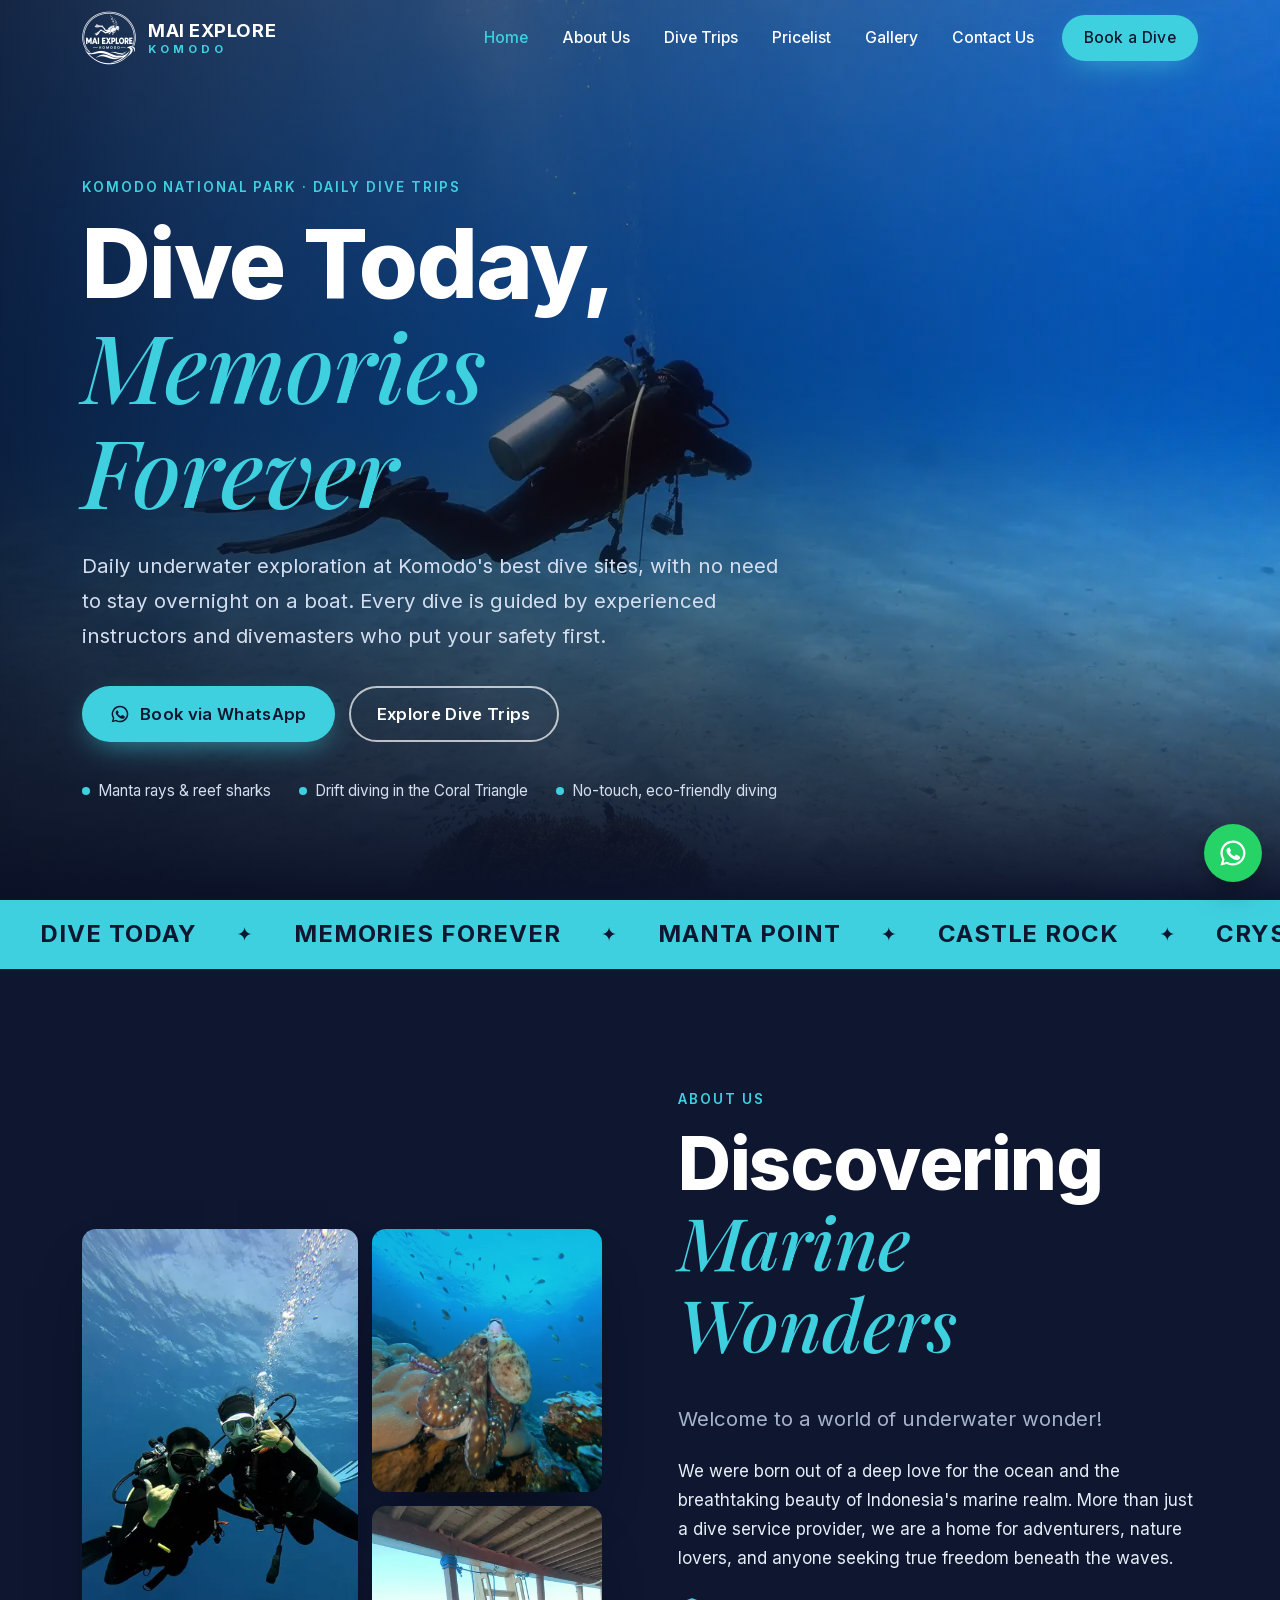
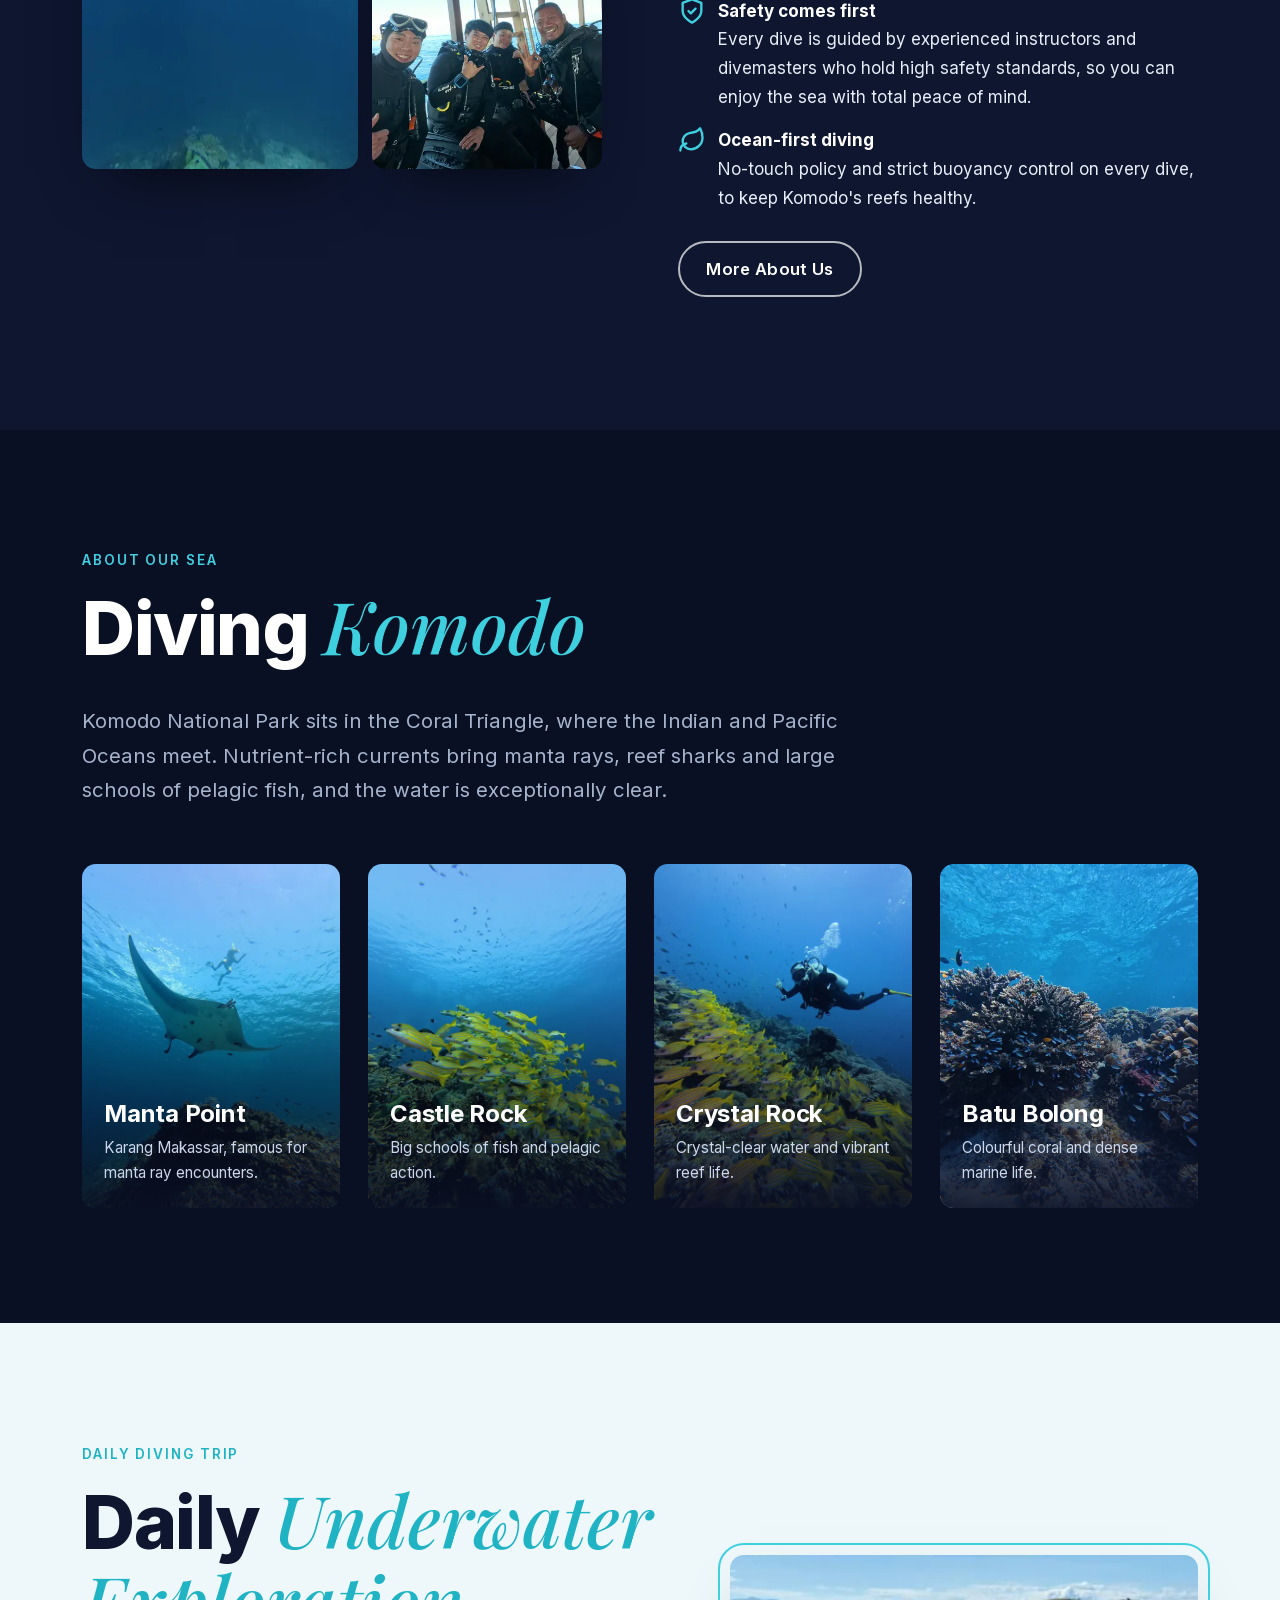
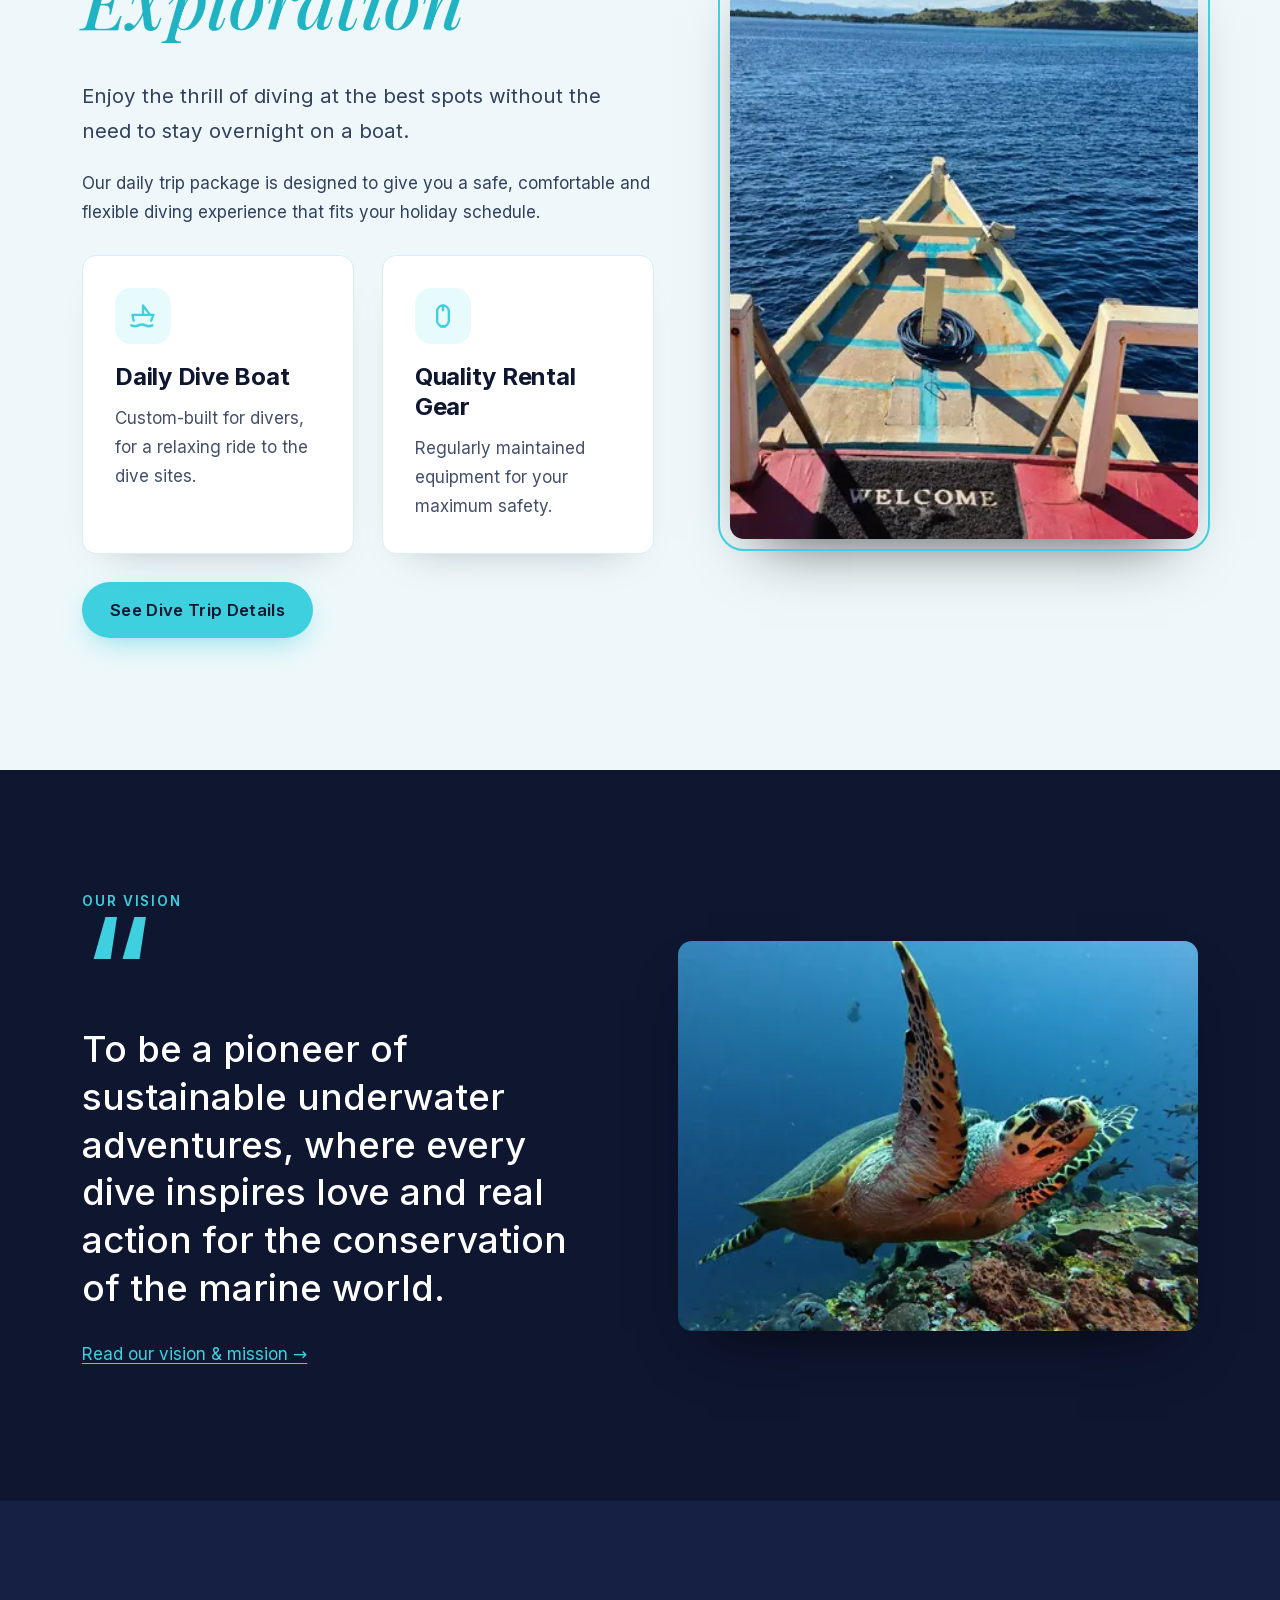
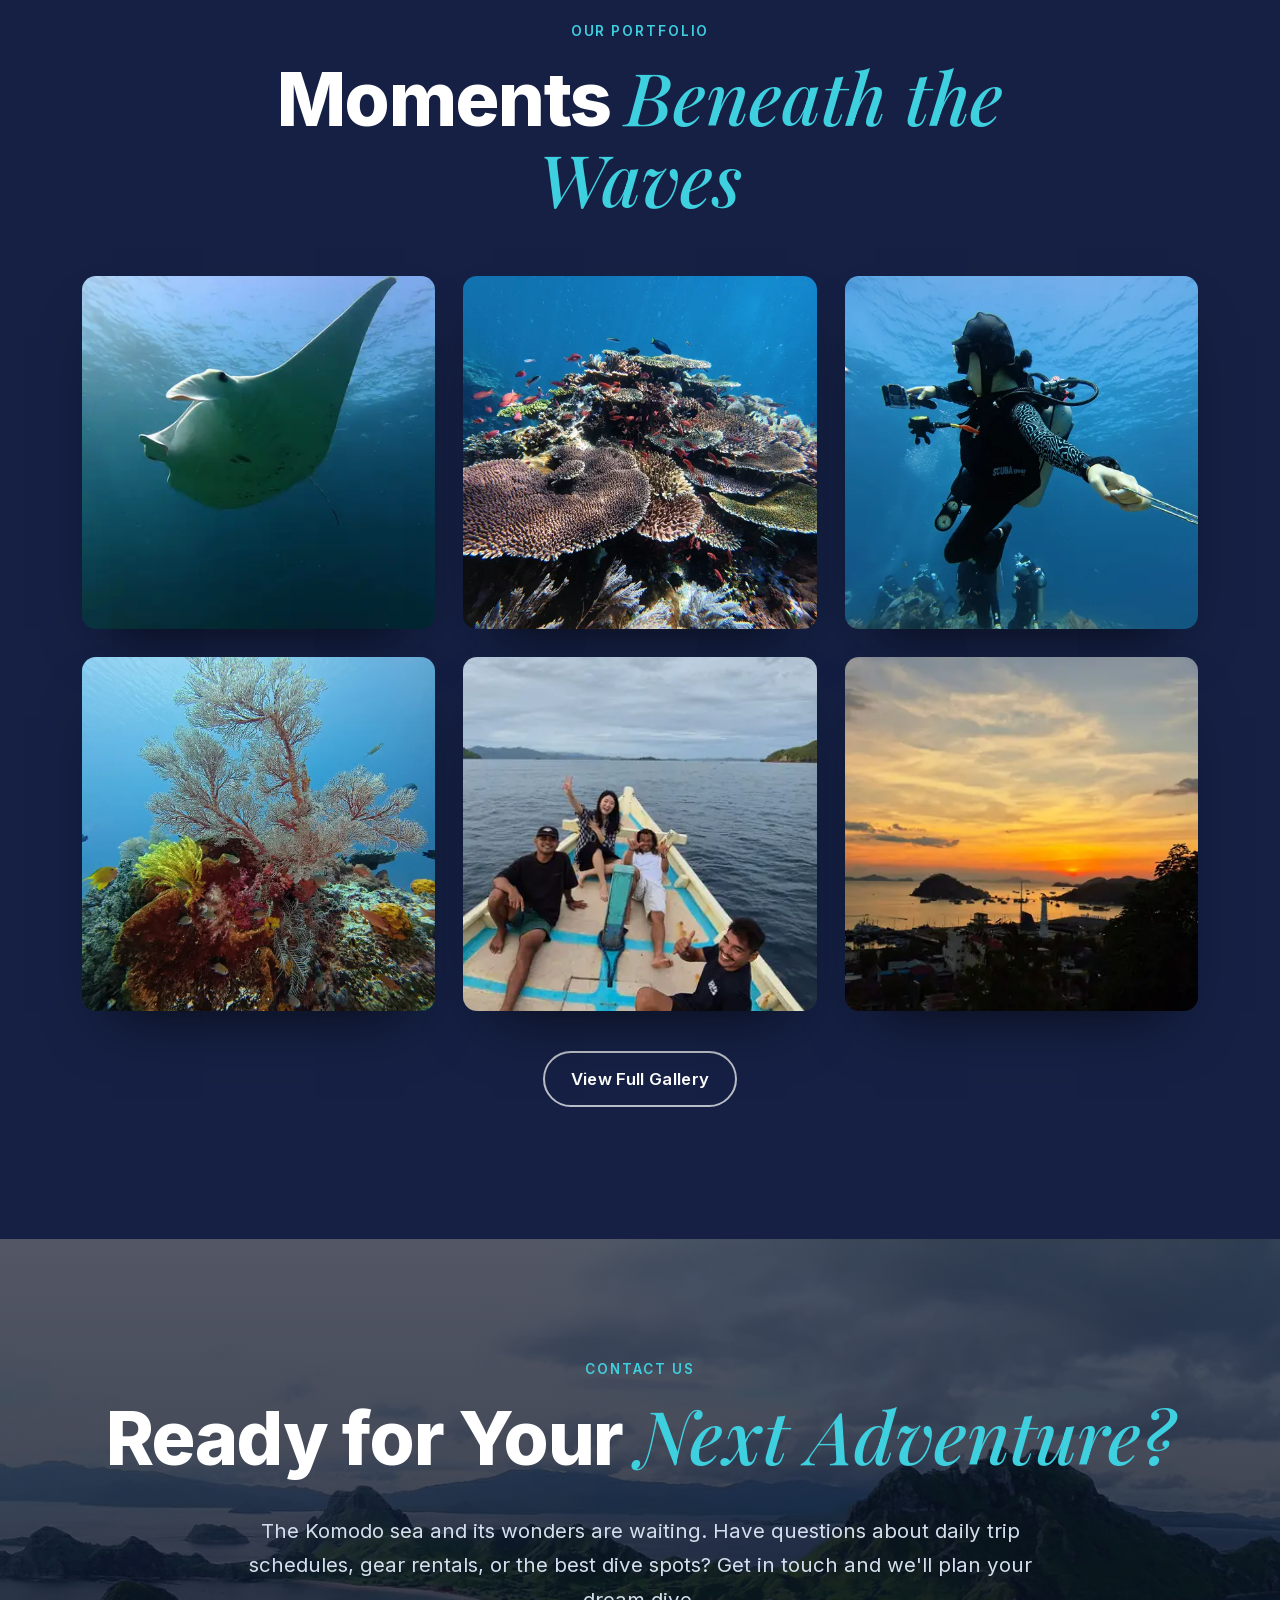
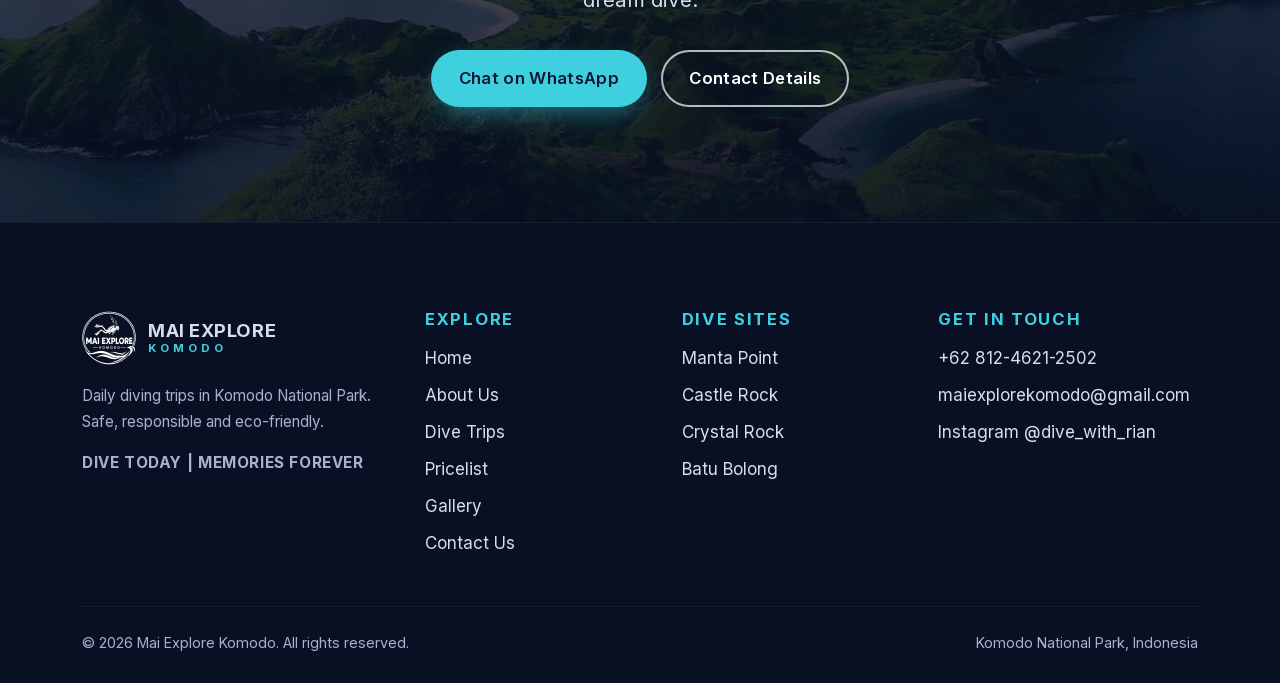
<file: index.html>
<!doctype html>
<html lang="en">
<head>
  <meta charset="utf-8">
  <meta name="viewport" content="width=device-width, initial-scale=1, viewport-fit=cover">
  <title>Mai Explore Komodo — Daily Diving Trips in Komodo National Park</title>
  <meta name="description" content="Daily dive trips in Komodo National Park with Mai Explore. Dive Manta Point, Castle Rock, Crystal Rock and Batu Bolong with experienced instructors — safe, eco-friendly and no overnight boat stay needed.">
  <link rel="canonical" href="https://www.maiexplorekomodo.com/">
  <meta name="robots" content="index, follow, max-image-preview:large">
  <meta name="theme-color" content="#0e1630">

  <meta property="og:type" content="website">
  <meta property="og:site_name" content="Mai Explore Komodo">
  <meta property="og:title" content="Mai Explore Komodo — Daily Diving Trips in Komodo National Park">
  <meta property="og:description" content="Dive today, memories forever. Safe, eco-friendly daily dive trips to Komodo's best dive sites.">
  <meta property="og:url" content="https://www.maiexplorekomodo.com/">
  <meta property="og:image" content="https://www.maiexplorekomodo.com/assets/img/og-mai-explore-v2.jpg">
  <meta property="og:image:width" content="1200">
  <meta property="og:image:height" content="630">
  <meta property="og:locale" content="en_US">
  <meta name="twitter:card" content="summary_large_image">

  <link rel="icon" href="/favicon.ico" sizes="any">
  <link rel="icon" href="/assets/img/favicon-48-v2.png" type="image/png">
  <link rel="apple-touch-icon" href="/apple-touch-icon.png">
  <link rel="manifest" href="/site.webmanifest">

  <link rel="preload" href="/assets/fonts/inter-latin.woff2" as="font" type="font/woff2" crossorigin>
  <link rel="preload" href="/assets/img/diver-blue-water.webp" as="image" imagesrcset="/assets/img/diver-blue-water-sm.webp 720w, /assets/img/diver-blue-water.webp 1600w" imagesizes="100vw" fetchpriority="high">
  <link rel="stylesheet" href="/assets/css/style.css?v=3">
  <script>document.documentElement.classList.add("js")</script>

  <script type="application/ld+json">
  {
    "@context": "https://schema.org",
    "@graph": [
      {
        "@type": ["LocalBusiness", "SportsActivityLocation"],
        "@id": "https://www.maiexplorekomodo.com/#business",
        "name": "Mai Explore Komodo",
        "alternateName": "Mai Explore",
        "slogan": "Dive Today | Memories Forever",
        "description": "Daily diving trips in Komodo National Park, guided by experienced instructors and divemasters with a focus on safety and eco-friendly diving.",
        "url": "https://www.maiexplorekomodo.com/",
        "logo": "https://www.maiexplorekomodo.com/assets/img/logo-mai-explore-v2-dark.png",
        "image": "https://www.maiexplorekomodo.com/assets/img/og-mai-explore-v2.jpg",
        "telephone": "+6281246212502",
        "email": "maiexplorekomodo@gmail.com",
        "address": {
          "@type": "PostalAddress",
          "addressRegion": "East Nusa Tenggara",
          "addressCountry": "ID"
        },
        "areaServed": { "@type": "Place", "name": "Komodo National Park, Indonesia" },
        "sameAs": ["https://www.instagram.com/dive_with_rian/"]
      },
      {
        "@type": "WebSite",
        "@id": "https://www.maiexplorekomodo.com/#website",
        "url": "https://www.maiexplorekomodo.com/",
        "name": "Mai Explore Komodo",
        "inLanguage": "en",
        "publisher": { "@id": "https://www.maiexplorekomodo.com/#business" }
      }
    ]
  }
  </script>
</head>
<body>
  <a class="skip-link" href="#main">Skip to content</a>

  <header class="site-header">
    <nav class="container nav" aria-label="Main">
      <a class="brand" href="/" aria-label="Mai Explore Komodo — home">
        <img src="/assets/img/logo-mai-explore-v2.png" alt="" width="54" height="54">
        <span>Mai Explore<small>KOMODO</small></span>
      </a>
      <button class="nav-toggle" type="button" aria-controls="nav-menu" aria-expanded="false" aria-label="Open menu">
        <svg viewBox="0 0 24 24" fill="none" stroke="currentColor" stroke-width="2" stroke-linecap="round" aria-hidden="true"><path d="M4 7h16M4 12h16M4 17h16"/></svg>
      </button>
      <ul class="nav-menu" id="nav-menu">
        <li><a href="/" aria-current="page">Home</a></li>
        <li><a href="/about">About Us</a></li>
        <li><a href="/diving">Dive Trips</a></li>
        <li><a href="/pricelist">Pricelist</a></li>
        <li><a href="/gallery">Gallery</a></li>
        <li><a href="/contact">Contact Us</a></li>
        <li><a class="btn btn--primary" href="https://wa.me/6281246212502" target="_blank" rel="noopener">Book a Dive</a></li>
      </ul>
    </nav>
  </header>

  <main id="main">
    <section class="hero" aria-labelledby="hero-title">
      <div class="hero__media">
        <img src="/assets/img/diver-blue-water.webp"
             srcset="/assets/img/diver-blue-water-sm.webp 720w, /assets/img/diver-blue-water.webp 1600w"
             sizes="100vw" width="1600" height="900" fetchpriority="high"
             alt="Scuba diver gliding over white sand in clear blue water in Komodo">
      </div>
      <div class="container">
        <div class="hero__content">
          <span class="eyebrow">Komodo National Park · Daily Dive Trips</span>
          <h1 id="hero-title" class="display">Dive Today, <em>Memories Forever</em></h1>
          <p class="lead">Daily underwater exploration at Komodo's best dive sites, with no need to stay overnight on a boat. Every dive is guided by experienced instructors and divemasters who put your safety first.</p>
          <div class="btn-row">
            <a class="btn btn--primary" href="https://wa.me/6281246212502" target="_blank" rel="noopener">
              <svg viewBox="0 0 24 24" fill="currentColor" aria-hidden="true"><path d="M12 2a10 10 0 0 0-8.6 15.1L2 22l5-1.3A10 10 0 1 0 12 2Zm0 18.2a8.2 8.2 0 0 1-4.2-1.1l-.3-.2-3 .8.8-2.9-.2-.3A8.2 8.2 0 1 1 12 20.2Zm4.5-6.1c-.2-.1-1.5-.7-1.7-.8-.2-.1-.4-.1-.6.1l-.8 1c-.1.2-.3.2-.5.1a6.7 6.7 0 0 1-3.3-2.9c-.2-.4.2-.4.7-1.3.1-.2 0-.3 0-.4l-.8-1.8c-.2-.5-.4-.4-.6-.4h-.5a1 1 0 0 0-.7.3 3 3 0 0 0-.9 2.2 5.2 5.2 0 0 0 1.1 2.8 11.9 11.9 0 0 0 4.6 4c1.7.7 2.4.8 3.2.7a2.8 2.8 0 0 0 1.8-1.3 2.3 2.3 0 0 0 .2-1.3c-.1-.1-.2-.2-.5-.3Z"/></svg>
              Book via WhatsApp
            </a>
            <a class="btn btn--ghost" href="/diving">Explore Dive Trips</a>
          </div>
          <ul class="hero__facts">
            <li>Manta rays &amp; reef sharks</li>
            <li>Drift diving in the Coral Triangle</li>
            <li>No-touch, eco-friendly diving</li>
          </ul>
        </div>
      </div>
    </section>

    <div class="band" aria-hidden="true">
      <div class="band__track">
        <span>Dive Today</span><span>Memories Forever</span><span>Manta Point</span><span>Castle Rock</span><span>Crystal Rock</span><span>Batu Bolong</span>
        <span>Dive Today</span><span>Memories Forever</span><span>Manta Point</span><span>Castle Rock</span><span>Crystal Rock</span><span>Batu Bolong</span>
      </div>
    </div>

    <section class="section" aria-labelledby="about-title">
      <div class="container split">
        <div class="photo-stack reveal">
          <div class="frame"><img src="/assets/img/divers-komodo-national-park-sm.webp" width="720" height="960" loading="lazy" alt="Two divers giving the shaka sign underwater in Komodo National Park"></div>
          <div class="frame"><img src="/assets/img/octopus-coral-reef-sm.webp" width="720" height="960" loading="lazy" alt="Octopus resting on a coral reef"></div>
          <div class="frame"><img src="/assets/img/dive-team-on-boat-sm.webp" width="405" height="720" loading="lazy" alt="Mai Explore dive team smiling on the dive boat"></div>
        </div>
        <div class="reveal">
          <span class="eyebrow">About Us</span>
          <h2 id="about-title" class="display">Discovering <em>Marine Wonders</em></h2>
          <p class="lead">Welcome to a world of underwater wonder!</p>
          <p>We were born out of a deep love for the ocean and the breathtaking beauty of Indonesia's marine realm. More than just a dive service provider, we are a home for adventurers, nature lovers, and anyone seeking true freedom beneath the waves.</p>
          <ul class="checklist">
            <li>
              <svg viewBox="0 0 24 24" fill="none" stroke="currentColor" stroke-width="2" stroke-linecap="round" stroke-linejoin="round" aria-hidden="true"><path d="M12 22s8-4 8-10V5l-8-3-8 3v7c0 6 8 10 8 10Z"/><path d="m9 12 2 2 4-4"/></svg>
              <div><strong>Safety comes first</strong>Every dive is guided by experienced instructors and divemasters who hold high safety standards, so you can enjoy the sea with total peace of mind.</div>
            </li>
            <li>
              <svg viewBox="0 0 24 24" fill="none" stroke="currentColor" stroke-width="2" stroke-linecap="round" stroke-linejoin="round" aria-hidden="true"><path d="M11 20A7 7 0 0 1 9.8 6.1C15.5 5 17 4.5 19 2c1 2 2 4.2 2 8 0 5.5-4.8 10-10 10Z"/><path d="M2 21c0-3 1.9-5.4 5.1-6"/></svg>
              <div><strong>Ocean-first diving</strong>No-touch policy and strict buoyancy control on every dive, to keep Komodo's reefs healthy.</div>
            </li>
          </ul>
          <p style="margin-top:28px"><a class="btn btn--ghost" href="/about">More About Us</a></p>
        </div>
      </div>
    </section>

    <section class="section section--deep" aria-labelledby="spots-title">
      <div class="container">
        <div class="section-head reveal">
          <span class="eyebrow">About Our Sea</span>
          <h2 id="spots-title" class="display">Diving <em>Komodo</em></h2>
          <p class="lead">Komodo National Park sits in the Coral Triangle, where the Indian and Pacific Oceans meet. Nutrient-rich currents bring manta rays, reef sharks and large schools of pelagic fish, and the water is exceptionally clear.</p>
        </div>
        <div class="grid grid--4">
          <article class="spot reveal">
            <img src="/assets/img/manta-ray-diver-sm.webp" width="720" height="960" loading="lazy" alt="Manta ray swimming above a diver at Manta Point, Komodo">
            <div class="spot__body"><h3>Manta Point</h3><p>Karang Makassar, famous for manta ray encounters.</p></div>
          </article>
          <article class="spot reveal">
            <img src="/assets/img/yellow-snapper-school-sm.webp" width="720" height="960" loading="lazy" alt="School of yellow snapper over a Komodo reef">
            <div class="spot__body"><h3>Castle Rock</h3><p>Big schools of fish and pelagic action.</p></div>
          </article>
          <article class="spot reveal">
            <img src="/assets/img/diver-fish-school-reef-sm.webp" width="720" height="960" loading="lazy" alt="Diver above a dense school of fish at Crystal Rock">
            <div class="spot__body"><h3>Crystal Rock</h3><p>Crystal-clear water and vibrant reef life.</p></div>
          </article>
          <article class="spot reveal">
            <img src="/assets/img/coral-garden-sm.webp" width="720" height="540" loading="lazy" alt="Healthy hard coral garden at Batu Bolong">
            <div class="spot__body"><h3>Batu Bolong</h3><p>Colourful coral and dense marine life.</p></div>
          </article>
        </div>
      </div>
    </section>

    <section class="section section--foam" aria-labelledby="trip-title">
      <div class="container split split--wide-text">
        <div class="reveal">
          <span class="eyebrow">Daily Diving Trip</span>
          <h2 id="trip-title" class="display">Daily <em>Underwater Exploration</em></h2>
          <p class="lead">Enjoy the thrill of diving at the best spots without the need to stay overnight on a boat.</p>
          <p>Our daily trip package is designed to give you a safe, comfortable and flexible diving experience that fits your holiday schedule.</p>
          <div class="grid grid--2" style="margin-top:28px">
            <div class="card">
              <div class="icon-badge"><svg viewBox="0 0 24 24" fill="none" stroke="currentColor" stroke-width="2" stroke-linecap="round" stroke-linejoin="round" aria-hidden="true"><path d="M2 20c2 1 4 1 6 0s4-1 6 0 4 1 6 0"/><path d="M4 16 3 11h18l-2 5"/><path d="M12 11V3l6 8"/></svg></div>
              <h3>Daily Dive Boat</h3>
              <p>Custom-built for divers, for a relaxing ride to the dive sites.</p>
            </div>
            <div class="card">
              <div class="icon-badge"><svg viewBox="0 0 24 24" fill="none" stroke="currentColor" stroke-width="2" stroke-linecap="round" stroke-linejoin="round" aria-hidden="true"><rect x="7" y="3" width="10" height="18" rx="5"/><path d="M12 3v4M10 21h4"/></svg></div>
              <h3>Quality Rental Gear</h3>
              <p>Regularly maintained equipment for your maximum safety.</p>
            </div>
          </div>
          <p style="margin-top:28px"><a class="btn btn--primary" href="/diving">See Dive Trip Details</a></p>
        </div>
        <div class="frame frame--outline reveal" style="aspect-ratio:4/5">
          <img src="/assets/img/daily-dive-boat.webp" width="800" height="451" loading="lazy" alt="Bow of the Mai Explore daily dive boat heading out across Komodo waters">
        </div>
      </div>
    </section>

    <section class="section" aria-labelledby="vision-title">
      <div class="container split">
        <div class="reveal">
          <span class="eyebrow" id="vision-title">Our Vision</span>
          <blockquote class="quote">To be a pioneer of sustainable underwater adventures, where every dive inspires love and real action for the conservation of the marine world.</blockquote>
          <p style="margin-top:28px"><a href="/about#vision">Read our vision &amp; mission →</a></p>
        </div>
        <div class="frame reveal" style="aspect-ratio:4/3">
          <img src="/assets/img/hawksbill-turtle-sm.webp" width="406" height="720" loading="lazy" alt="Hawksbill turtle swimming over a coral reef">
        </div>
      </div>
    </section>

    <section class="section section--mid" aria-labelledby="gallery-title">
      <div class="container">
        <div class="section-head section-head--center reveal">
          <span class="eyebrow">Our Portfolio</span>
          <h2 id="gallery-title" class="display">Moments <em>Beneath the Waves</em></h2>
        </div>
        <div class="grid grid--3">
          <a class="frame reveal" style="aspect-ratio:1" href="/gallery"><img src="/assets/img/manta-ray-komodo-sm.webp" width="406" height="720" loading="lazy" alt="Manta ray close-up in Komodo"></a>
          <a class="frame reveal" style="aspect-ratio:1" href="/gallery"><img src="/assets/img/table-coral-reef-sm.webp" width="720" height="540" loading="lazy" alt="Table coral and reef fish"></a>
          <a class="frame reveal" style="aspect-ratio:1" href="/gallery"><img src="/assets/img/diver-underwater-camera-sm.webp" width="720" height="960" loading="lazy" alt="Diver with an underwater camera rig"></a>
          <a class="frame reveal" style="aspect-ratio:1" href="/gallery"><img src="/assets/img/sea-fan-soft-coral-sm.webp" width="720" height="960" loading="lazy" alt="Sea fan and soft coral"></a>
          <a class="frame reveal" style="aspect-ratio:1" href="/gallery"><img src="/assets/img/guests-on-boat.webp" width="342" height="740" loading="lazy" alt="Guests relaxing on the bow of the boat"></a>
          <a class="frame reveal" style="aspect-ratio:1" href="/gallery"><img src="/assets/img/komodo-sunset-sm.webp" width="405" height="720" loading="lazy" alt="Sunset over the islands of Komodo"></a>
        </div>
        <p style="text-align:center;margin-top:40px"><a class="btn btn--ghost" href="/gallery">View Full Gallery</a></p>
      </div>
    </section>

    <section class="section cta" aria-labelledby="cta-title">
      <div class="hero__media"><img src="/assets/img/padar-island-panorama.webp" width="1600" height="538" loading="lazy" alt=""></div>
      <div class="container reveal">
        <span class="eyebrow">Contact Us</span>
        <h2 id="cta-title" class="display">Ready for Your <em>Next Adventure?</em></h2>
        <p class="lead">The Komodo sea and its wonders are waiting. Have questions about daily trip schedules, gear rentals, or the best dive spots? Get in touch and we'll plan your dream dive.</p>
        <div class="btn-row">
          <a class="btn btn--primary" href="https://wa.me/6281246212502" target="_blank" rel="noopener">Chat on WhatsApp</a>
          <a class="btn btn--ghost" href="/contact">Contact Details</a>
        </div>
      </div>
    </section>
  </main>

  <footer class="site-footer">
    <div class="container">
      <div class="footer-grid">
        <div>
          <a class="brand" href="/" aria-label="Mai Explore Komodo — home">
            <img src="/assets/img/logo-mai-explore-v2.png" alt="" width="54" height="54" loading="lazy">
            <span>Mai Explore<small>KOMODO</small></span>
          </a>
          <p style="margin-top:18px">Daily diving trips in Komodo National Park. Safe, responsible and eco-friendly.</p>
          <p class="tagline">Dive Today | Memories Forever</p>
        </div>
        <div>
          <h2>Explore</h2>
          <ul>
            <li><a href="/">Home</a></li>
            <li><a href="/about">About Us</a></li>
            <li><a href="/diving">Dive Trips</a></li>
            <li><a href="/pricelist">Pricelist</a></li>
            <li><a href="/gallery">Gallery</a></li>
            <li><a href="/contact">Contact Us</a></li>
          </ul>
        </div>
        <div>
          <h2>Dive Sites</h2>
          <ul>
            <li><a href="/diving#spots">Manta Point</a></li>
            <li><a href="/diving#spots">Castle Rock</a></li>
            <li><a href="/diving#spots">Crystal Rock</a></li>
            <li><a href="/diving#spots">Batu Bolong</a></li>
          </ul>
        </div>
        <div>
          <h2>Get in Touch</h2>
          <ul>
            <li><a href="https://wa.me/6281246212502" target="_blank" rel="noopener">+62 812-4621-2502</a></li>
            <li><a href="mailto:maiexplorekomodo@gmail.com">maiexplorekomodo@gmail.com</a></li>
            <li><a href="https://www.instagram.com/dive_with_rian/" target="_blank" rel="noopener">Instagram @dive_with_rian</a></li>
          </ul>
        </div>
      </div>
      <div class="footer-bottom">
        <span>© <span id="year">2026</span> Mai Explore Komodo. All rights reserved.</span>
        <span>Komodo National Park, Indonesia</span>
      </div>
    </div>
  </footer>

  <a class="wa-float" href="https://wa.me/6281246212502" target="_blank" rel="noopener" aria-label="Chat with Mai Explore on WhatsApp">
    <svg viewBox="0 0 24 24" fill="currentColor" aria-hidden="true"><path d="M12 2a10 10 0 0 0-8.6 15.1L2 22l5-1.3A10 10 0 1 0 12 2Zm0 18.2a8.2 8.2 0 0 1-4.2-1.1l-.3-.2-3 .8.8-2.9-.2-.3A8.2 8.2 0 1 1 12 20.2Zm4.5-6.1c-.2-.1-1.5-.7-1.7-.8-.2-.1-.4-.1-.6.1l-.8 1c-.1.2-.3.2-.5.1a6.7 6.7 0 0 1-3.3-2.9c-.2-.4.2-.4.7-1.3.1-.2 0-.3 0-.4l-.8-1.8c-.2-.5-.4-.4-.6-.4h-.5a1 1 0 0 0-.7.3 3 3 0 0 0-.9 2.2 5.2 5.2 0 0 0 1.1 2.8 11.9 11.9 0 0 0 4.6 4c1.7.7 2.4.8 3.2.7a2.8 2.8 0 0 0 1.8-1.3 2.3 2.3 0 0 0 .2-1.3c-.1-.1-.2-.2-.5-.3Z"/></svg>
  </a>

  <script src="/assets/js/main.js" defer></script>
</body>
</html>
</file>
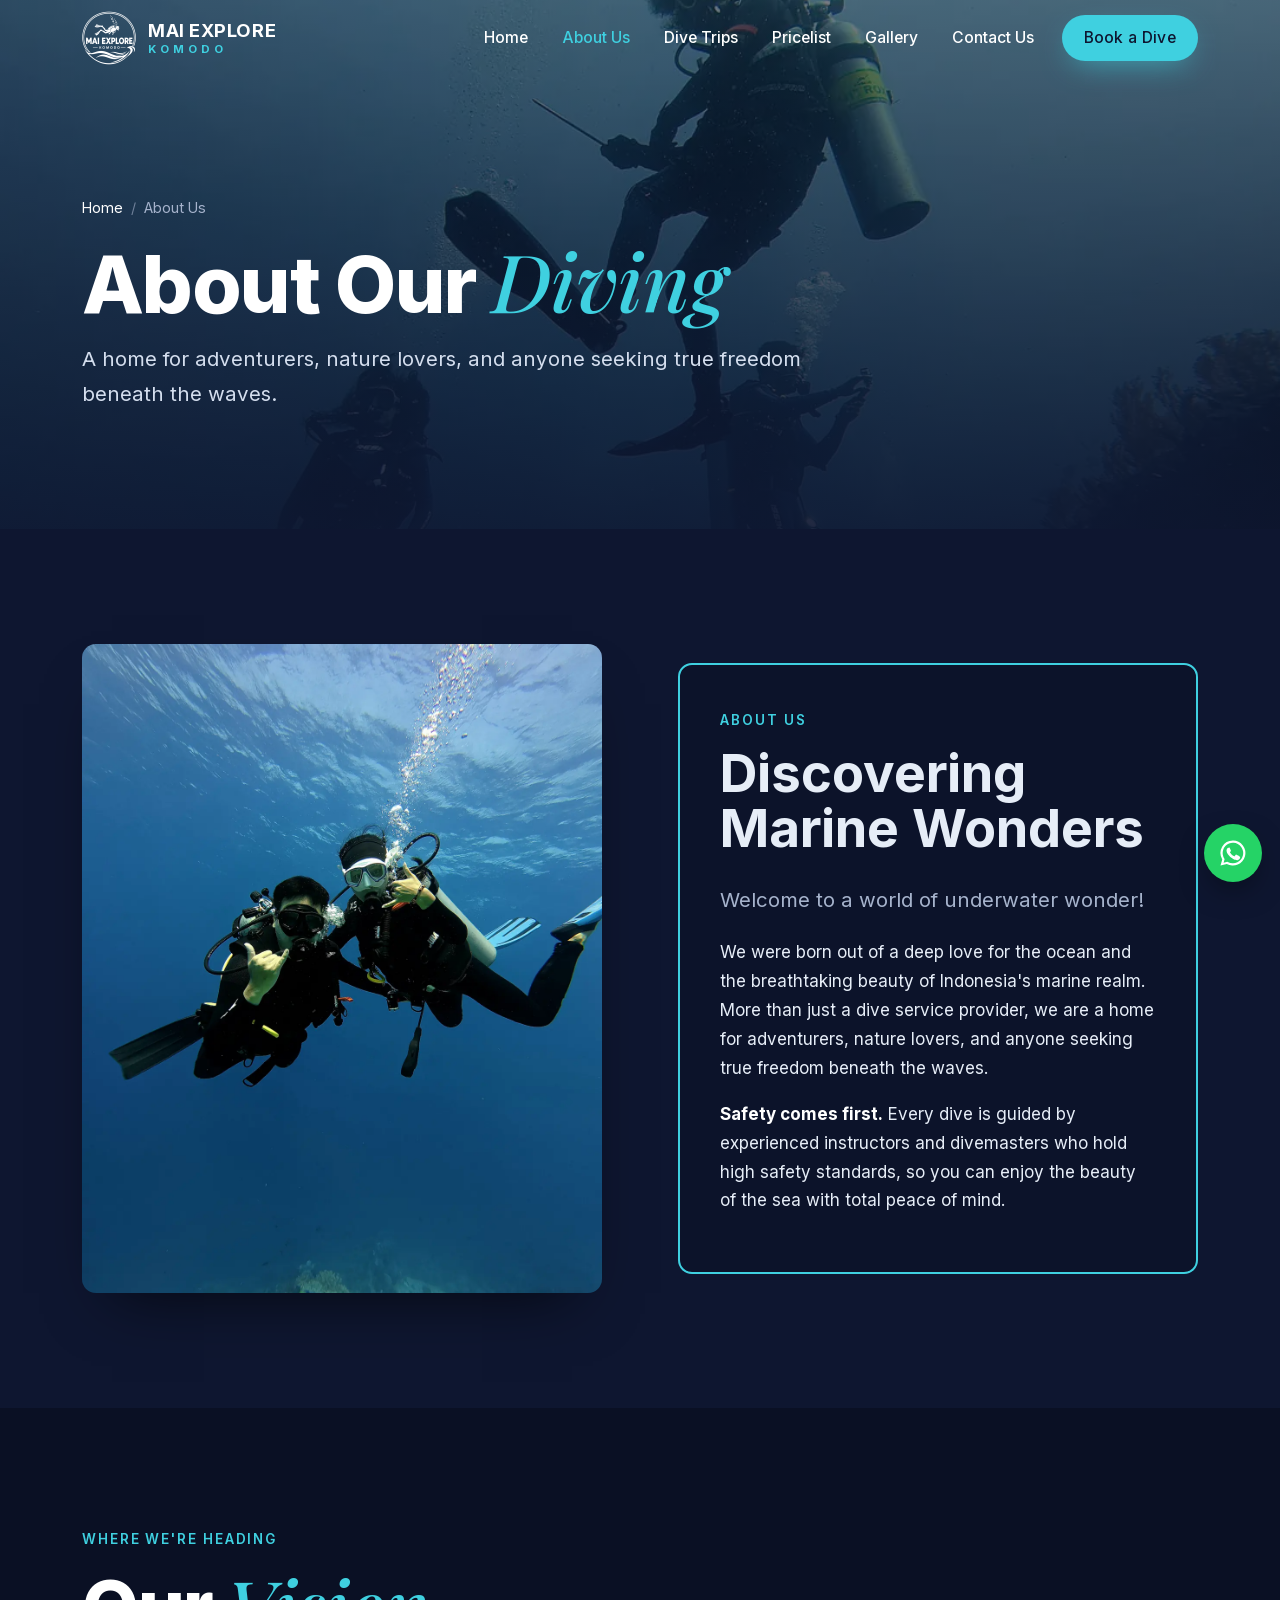
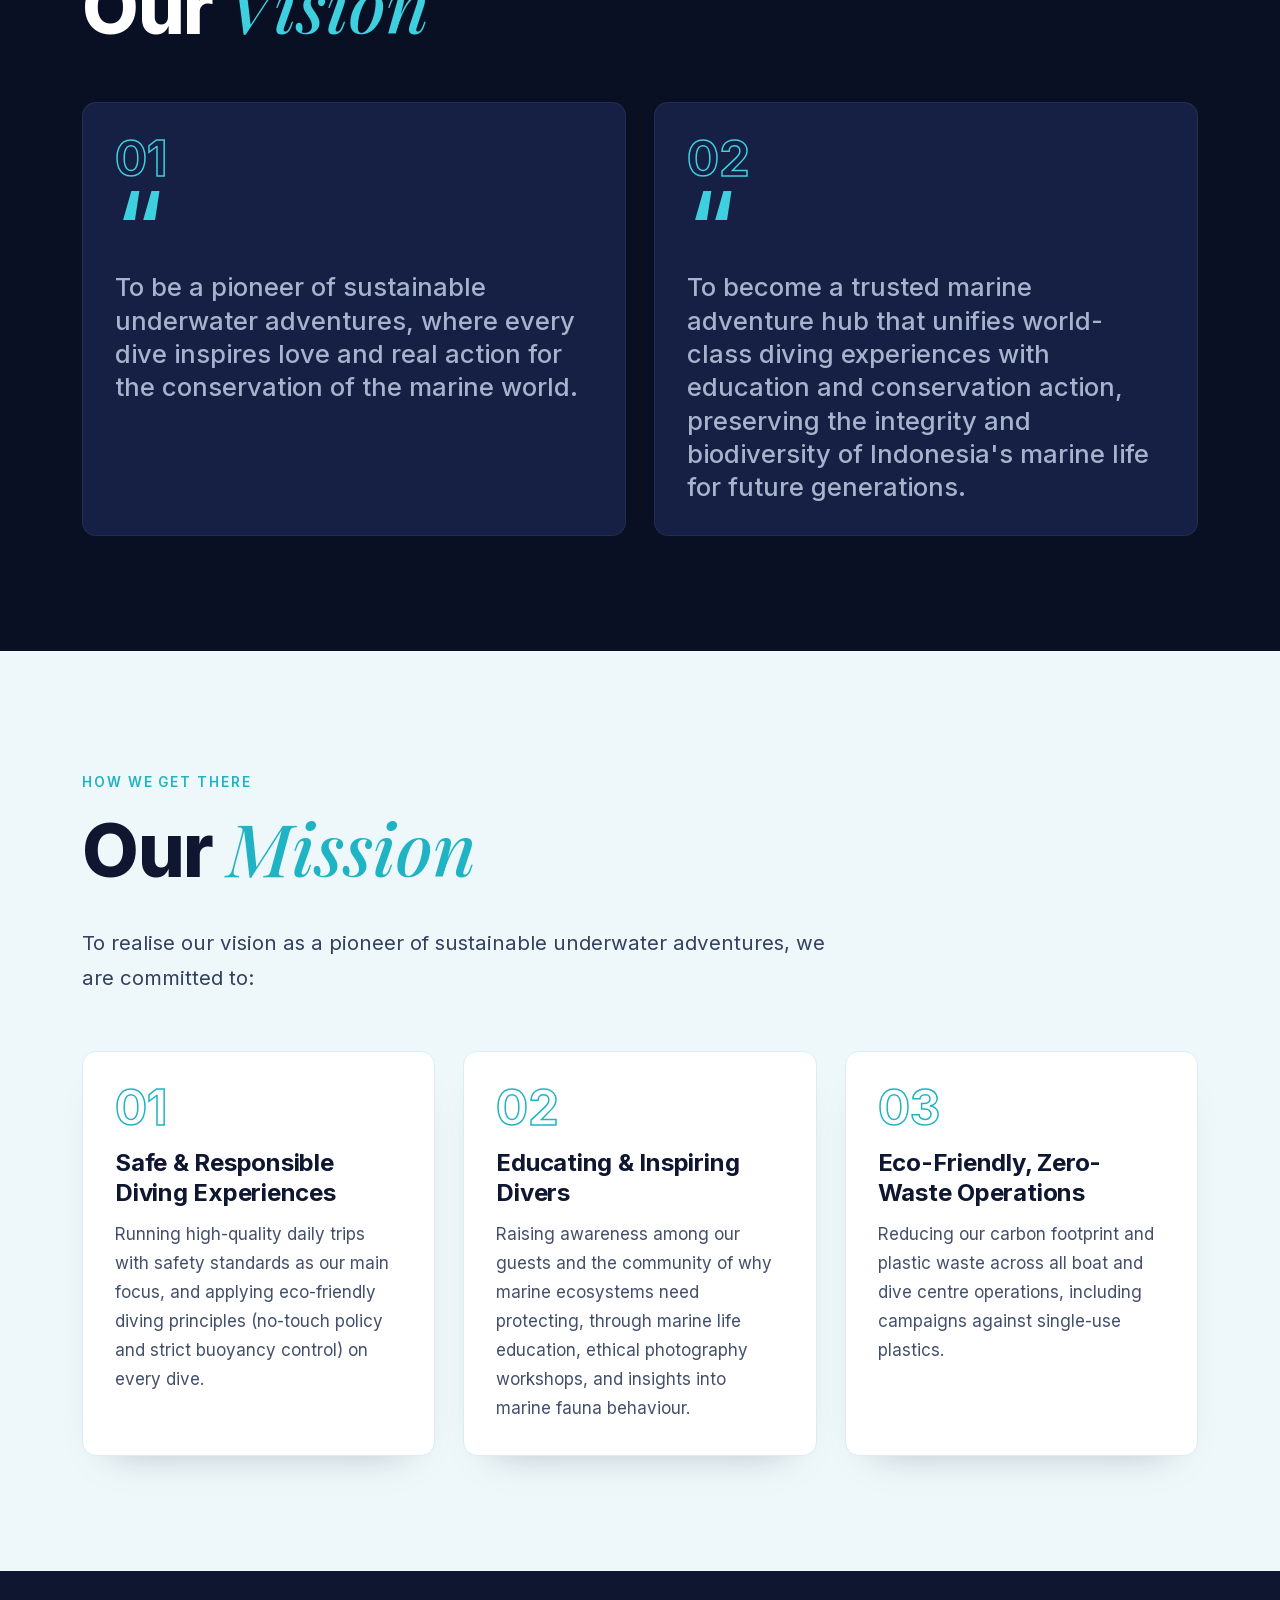
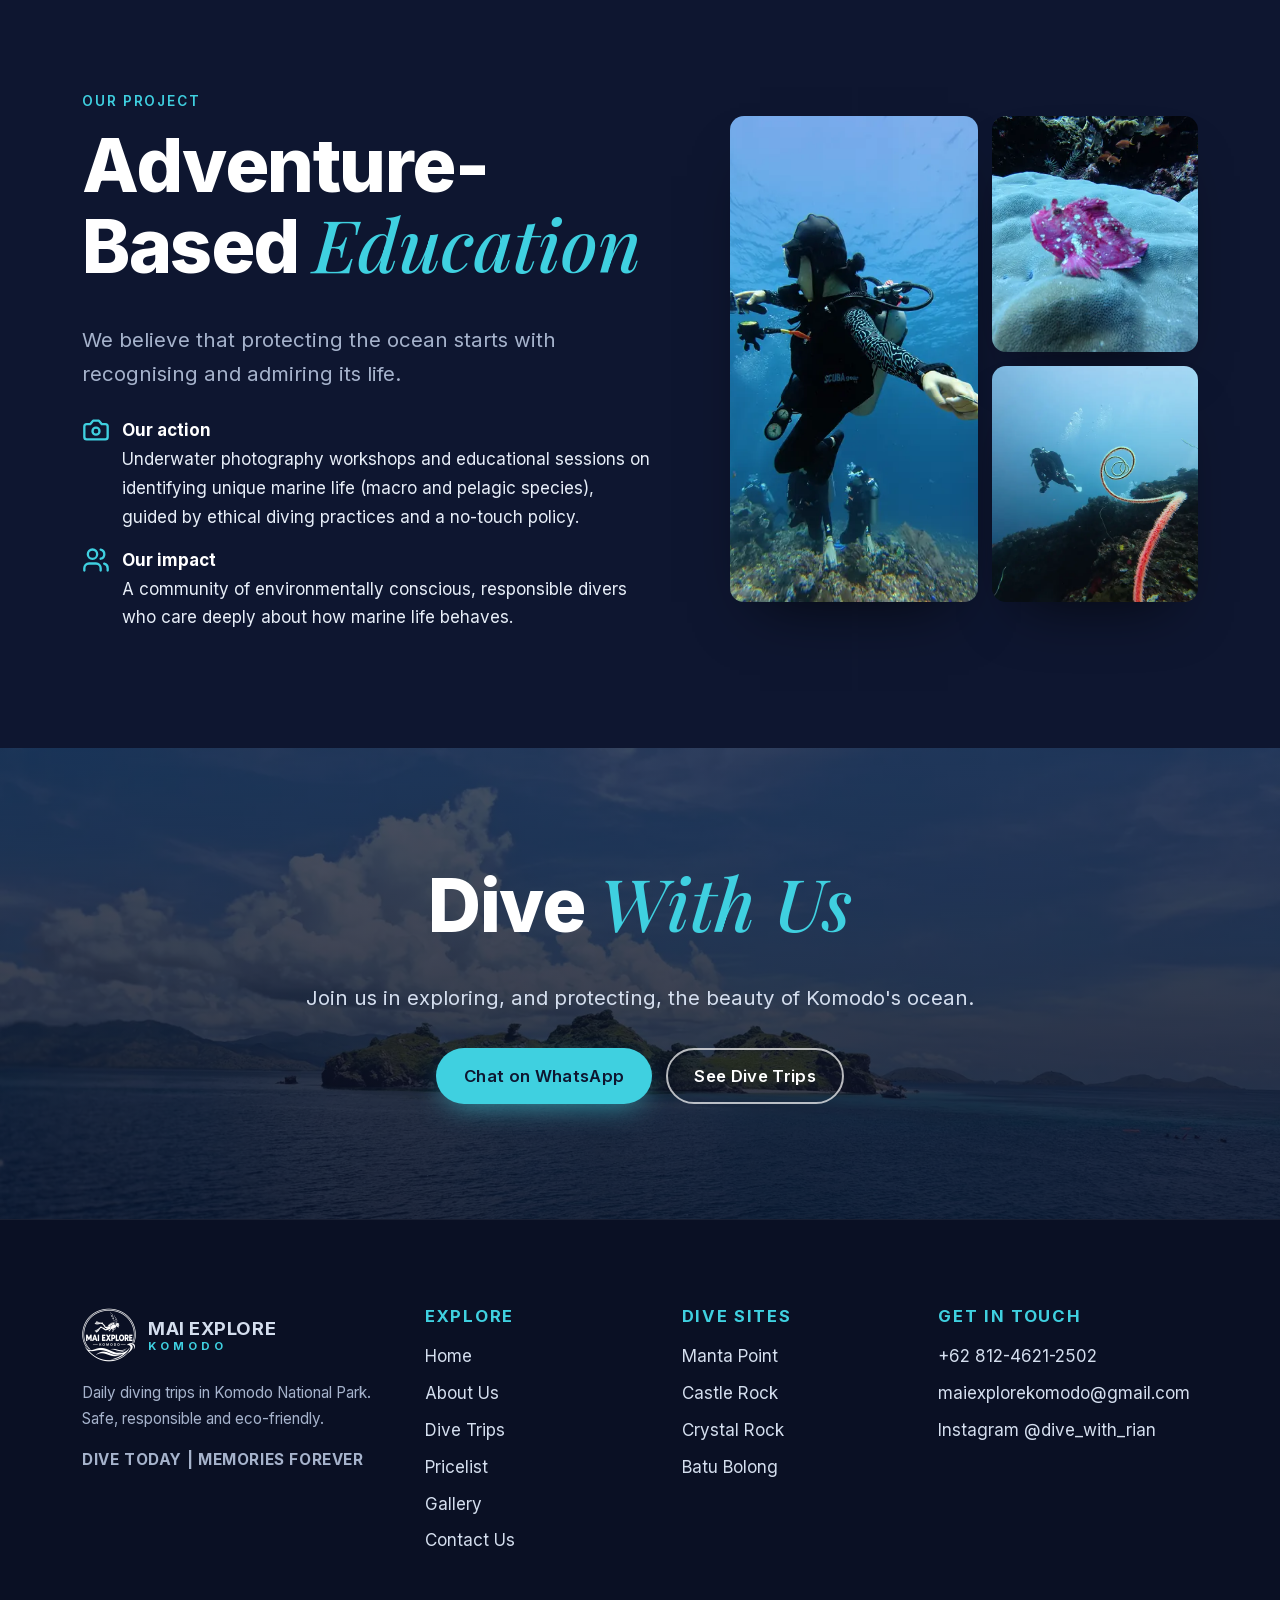
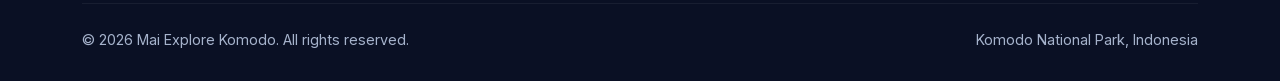
<file: about.html>
<!doctype html>
<html lang="en">
<head>
  <meta charset="utf-8">
  <meta name="viewport" content="width=device-width, initial-scale=1, viewport-fit=cover">
  <title>About Us — Vision & Mission | Mai Explore Komodo</title>
  <meta name="description" content="Meet Mai Explore Komodo: born from a love for Indonesia's ocean. Read our vision, mission and Adventure-Based Education project for sustainable, safe and eco-friendly diving.">
  <link rel="canonical" href="https://www.maiexplorekomodo.com/about">
  <meta name="robots" content="index, follow, max-image-preview:large">
  <meta name="theme-color" content="#0e1630">

  <meta property="og:type" content="website">
  <meta property="og:site_name" content="Mai Explore Komodo">
  <meta property="og:title" content="About Us — Vision & Mission | Mai Explore Komodo">
  <meta property="og:description" content="Meet Mai Explore Komodo: born from a love for Indonesia's ocean. Read our vision, mission and Adventure-Based Education project for sustainable, safe and eco-friendly diving.">
  <meta property="og:url" content="https://www.maiexplorekomodo.com/about">
  <meta property="og:image" content="https://www.maiexplorekomodo.com/assets/img/og-mai-explore-v2.jpg">
  <meta property="og:image:width" content="1200">
  <meta property="og:image:height" content="630">
  <meta property="og:locale" content="en_US">
  <meta name="twitter:card" content="summary_large_image">

  <link rel="icon" href="/favicon.ico" sizes="any">
  <link rel="icon" href="/assets/img/favicon-48-v2.png" type="image/png">
  <link rel="apple-touch-icon" href="/apple-touch-icon.png">
  <link rel="manifest" href="/site.webmanifest">

  <link rel="preload" href="/assets/fonts/inter-latin.woff2" as="font" type="font/woff2" crossorigin>
  <link rel="preload" href="/assets/img/divers-descending.webp" as="image" imagesrcset="/assets/img/divers-descending-sm.webp 720w, /assets/img/divers-descending.webp 1600w" imagesizes="100vw" fetchpriority="high">
  <link rel="stylesheet" href="/assets/css/style.css?v=3">
  <script>document.documentElement.classList.add("js")</script>
  <script type="application/ld+json">
  {
    "@context": "https://schema.org",
    "@graph": [
      {
        "@type": "WebPage",
        "@id": "https://www.maiexplorekomodo.com/about",
        "url": "https://www.maiexplorekomodo.com/about",
        "name": "About Us — Vision & Mission | Mai Explore Komodo",
        "description": "Meet Mai Explore Komodo: born from a love for Indonesia's ocean. Read our vision, mission and Adventure-Based Education project for sustainable, safe and eco-friendly diving.",
        "isPartOf": {
          "@id": "https://www.maiexplorekomodo.com/#website"
        },
        "about": {
          "@id": "https://www.maiexplorekomodo.com/#business"
        }
      },
      {
        "@type": "BreadcrumbList",
        "itemListElement": [
          {
            "@type": "ListItem",
            "position": 1,
            "name": "Home",
            "item": "https://www.maiexplorekomodo.com/"
          },
          {
            "@type": "ListItem",
            "position": 2,
            "name": "About Us",
            "item": "https://www.maiexplorekomodo.com/about"
          }
        ]
      }
    ]
  }
  </script>
</head>
<body>
  <a class="skip-link" href="#main">Skip to content</a>

  <header class="site-header">
    <nav class="container nav" aria-label="Main">
      <a class="brand" href="/" aria-label="Mai Explore Komodo — home">
        <img src="/assets/img/logo-mai-explore-v2.png" alt="" width="54" height="54">
        <span>Mai Explore<small>KOMODO</small></span>
      </a>
      <button class="nav-toggle" type="button" aria-controls="nav-menu" aria-expanded="false" aria-label="Open menu">
        <svg viewBox="0 0 24 24" fill="none" stroke="currentColor" stroke-width="2" stroke-linecap="round" aria-hidden="true"><path d="M4 7h16M4 12h16M4 17h16"/></svg>
      </button>
      <ul class="nav-menu" id="nav-menu">
        <li><a href="/">Home</a></li>
        <li><a href="/about" aria-current="page">About Us</a></li>
        <li><a href="/diving">Dive Trips</a></li>
        <li><a href="/pricelist">Pricelist</a></li>
        <li><a href="/gallery">Gallery</a></li>
        <li><a href="/contact">Contact Us</a></li>
        <li><a class="btn btn--primary" href="https://wa.me/6281246212502" target="_blank" rel="noopener">Book a Dive</a></li>
      </ul>
    </nav>
  </header>

  <main id="main">
    <section class="page-hero" aria-labelledby="page-title">
      <div class="hero__media">
        <img src="/assets/img/divers-descending.webp"
             srcset="/assets/img/divers-descending-sm.webp 720w, /assets/img/divers-descending.webp 1600w"
             sizes="100vw" width="1095" height="1460" fetchpriority="high"
             alt="Divers descending through blue water along a Komodo reef wall">
      </div>
      <div class="container">
        <ol class="breadcrumb"><li><a href="/">Home</a></li><li aria-current="page">About Us</li></ol>
        <h1 id="page-title" class="display">About Our <em>Diving</em></h1>
        <p class="lead">A home for adventurers, nature lovers, and anyone seeking true freedom beneath the waves.</p>
      </div>
    </section>

    <section class="section" aria-labelledby="story-title">
      <div class="container split">
        <div class="frame reveal" style="aspect-ratio:4/5">
          <img src="/assets/img/divers-komodo-national-park.webp" width="1200" height="1600" loading="lazy" alt="Two Mai Explore divers giving the shaka sign underwater">
        </div>
        <div class="boxed reveal">
          <span class="eyebrow">About Us</span>
          <h2 id="story-title">Discovering Marine Wonders</h2>
          <p class="lead">Welcome to a world of underwater wonder!</p>
          <p>We were born out of a deep love for the ocean and the breathtaking beauty of Indonesia's marine realm. More than just a dive service provider, we are a home for adventurers, nature lovers, and anyone seeking true freedom beneath the waves.</p>
          <p><strong style="color:#fff">Safety comes first.</strong> Every dive is guided by experienced instructors and divemasters who hold high safety standards, so you can enjoy the beauty of the sea with total peace of mind.</p>
        </div>
      </div>
    </section>

    <section class="section section--deep" id="vision" aria-labelledby="vision-title">
      <div class="container">
        <div class="section-head reveal">
          <span class="eyebrow">Where We're Heading</span>
          <h2 id="vision-title" class="display">Our <em>Vision</em></h2>
        </div>
        <div class="grid grid--2">
          <article class="card reveal">
            <span class="card__num">01</span>
            <p class="quote" style="font-size:clamp(1.25rem,2.2vw,1.6rem)">To be a pioneer of sustainable underwater adventures, where every dive inspires love and real action for the conservation of the marine world.</p>
          </article>
          <article class="card reveal">
            <span class="card__num">02</span>
            <p class="quote" style="font-size:clamp(1.25rem,2.2vw,1.6rem)">To become a trusted marine adventure hub that unifies world-class diving experiences with education and conservation action, preserving the integrity and biodiversity of Indonesia's marine life for future generations.</p>
          </article>
        </div>
      </div>
    </section>

    <section class="section section--foam" id="mission" aria-labelledby="mission-title">
      <div class="container">
        <div class="section-head reveal">
          <span class="eyebrow">How We Get There</span>
          <h2 id="mission-title" class="display">Our <em>Mission</em></h2>
          <p class="lead">To realise our vision as a pioneer of sustainable underwater adventures, we are committed to:</p>
        </div>
        <div class="grid grid--3">
          <article class="card reveal">
            <span class="card__num">01</span>
            <h3>Safe &amp; Responsible Diving Experiences</h3>
            <p>Running high-quality daily trips with safety standards as our main focus, and applying eco-friendly diving principles (no-touch policy and strict buoyancy control) on every dive.</p>
          </article>
          <article class="card reveal">
            <span class="card__num">02</span>
            <h3>Educating &amp; Inspiring Divers</h3>
            <p>Raising awareness among our guests and the community of why marine ecosystems need protecting, through marine life education, ethical photography workshops, and insights into marine fauna behaviour.</p>
          </article>
          <article class="card reveal">
            <span class="card__num">03</span>
            <h3>Eco-Friendly, Zero-Waste Operations</h3>
            <p>Reducing our carbon footprint and plastic waste across all boat and dive centre operations, including campaigns against single-use plastics.</p>
          </article>
        </div>
      </div>
    </section>

    <section class="section" id="project" aria-labelledby="project-title">
      <div class="container split split--wide-text">
        <div class="reveal">
          <span class="eyebrow">Our Project</span>
          <h2 id="project-title" class="display">Adventure-Based <em>Education</em></h2>
          <p class="lead">We believe that protecting the ocean starts with recognising and admiring its life.</p>
          <ul class="checklist">
            <li>
              <svg viewBox="0 0 24 24" fill="none" stroke="currentColor" stroke-width="2" stroke-linecap="round" stroke-linejoin="round" aria-hidden="true"><path d="M14.5 4h-5L7 7H4a2 2 0 0 0-2 2v9a2 2 0 0 0 2 2h16a2 2 0 0 0 2-2V9a2 2 0 0 0-2-2h-3l-2.5-3Z"/><circle cx="12" cy="13" r="3"/></svg>
              <div><strong>Our action</strong>Underwater photography workshops and educational sessions on identifying unique marine life (macro and pelagic species), guided by ethical diving practices and a no-touch policy.</div>
            </li>
            <li>
              <svg viewBox="0 0 24 24" fill="none" stroke="currentColor" stroke-width="2" stroke-linecap="round" stroke-linejoin="round" aria-hidden="true"><path d="M16 21v-2a4 4 0 0 0-4-4H6a4 4 0 0 0-4 4v2"/><circle cx="9" cy="7" r="4"/><path d="M22 21v-2a4 4 0 0 0-3-3.9M16 3.1a4 4 0 0 1 0 7.8"/></svg>
              <div><strong>Our impact</strong>A community of environmentally conscious, responsible divers who care deeply about how marine life behaves.</div>
            </li>
          </ul>
        </div>
        <div class="photo-stack reveal">
          <div class="frame"><img src="/assets/img/diver-underwater-camera-sm.webp" width="540" height="720" loading="lazy" alt="Diver photographing reef life with an underwater camera"></div>
          <div class="frame"><img src="/assets/img/macro-critter-coral-sm.webp" width="720" height="406" loading="lazy" alt="Small pink critter on coral, a macro photography subject"></div>
          <div class="frame"><img src="/assets/img/diver-whip-coral-sm.webp" width="540" height="720" loading="lazy" alt="Diver beside a spiral whip coral"></div>
        </div>
      </div>
    </section>

    <section class="section cta" aria-labelledby="cta-title">
      <div class="hero__media"><img src="/assets/img/komodo-island-seascape.webp" width="1600" height="901" loading="lazy" alt=""></div>
      <div class="container reveal">
        <h2 id="cta-title" class="display">Dive <em>With Us</em></h2>
        <p class="lead">Join us in exploring, and protecting, the beauty of Komodo's ocean.</p>
        <div class="btn-row">
          <a class="btn btn--primary" href="https://wa.me/6281246212502" target="_blank" rel="noopener">Chat on WhatsApp</a>
          <a class="btn btn--ghost" href="/diving">See Dive Trips</a>
        </div>
      </div>
    </section>
  </main>

  <footer class="site-footer">
    <div class="container">
      <div class="footer-grid">
        <div>
          <a class="brand" href="/" aria-label="Mai Explore Komodo — home">
            <img src="/assets/img/logo-mai-explore-v2.png" alt="" width="54" height="54" loading="lazy">
            <span>Mai Explore<small>KOMODO</small></span>
          </a>
          <p style="margin-top:18px">Daily diving trips in Komodo National Park. Safe, responsible and eco-friendly.</p>
          <p class="tagline">Dive Today | Memories Forever</p>
        </div>
        <div>
          <h2>Explore</h2>
          <ul>
            <li><a href="/">Home</a></li>
            <li><a href="/about">About Us</a></li>
            <li><a href="/diving">Dive Trips</a></li>
            <li><a href="/pricelist">Pricelist</a></li>
            <li><a href="/gallery">Gallery</a></li>
            <li><a href="/contact">Contact Us</a></li>
          </ul>
        </div>
        <div>
          <h2>Dive Sites</h2>
          <ul>
            <li><a href="/diving#spots">Manta Point</a></li>
            <li><a href="/diving#spots">Castle Rock</a></li>
            <li><a href="/diving#spots">Crystal Rock</a></li>
            <li><a href="/diving#spots">Batu Bolong</a></li>
          </ul>
        </div>
        <div>
          <h2>Get in Touch</h2>
          <ul>
            <li><a href="https://wa.me/6281246212502" target="_blank" rel="noopener">+62 812-4621-2502</a></li>
            <li><a href="mailto:maiexplorekomodo@gmail.com">maiexplorekomodo@gmail.com</a></li>
            <li><a href="https://www.instagram.com/dive_with_rian/" target="_blank" rel="noopener">Instagram @dive_with_rian</a></li>
          </ul>
        </div>
      </div>
      <div class="footer-bottom">
        <span>© <span id="year">2026</span> Mai Explore Komodo. All rights reserved.</span>
        <span>Komodo National Park, Indonesia</span>
      </div>
    </div>
  </footer>

  <a class="wa-float" href="https://wa.me/6281246212502" target="_blank" rel="noopener" aria-label="Chat with Mai Explore on WhatsApp">
    <svg viewBox="0 0 24 24" fill="currentColor" aria-hidden="true"><path d="M12 2a10 10 0 0 0-8.6 15.1L2 22l5-1.3A10 10 0 1 0 12 2Zm0 18.2a8.2 8.2 0 0 1-4.2-1.1l-.3-.2-3 .8.8-2.9-.2-.3A8.2 8.2 0 1 1 12 20.2Zm4.5-6.1c-.2-.1-1.5-.7-1.7-.8-.2-.1-.4-.1-.6.1l-.8 1c-.1.2-.3.2-.5.1a6.7 6.7 0 0 1-3.3-2.9c-.2-.4.2-.4.7-1.3.1-.2 0-.3 0-.4l-.8-1.8c-.2-.5-.4-.4-.6-.4h-.5a1 1 0 0 0-.7.3 3 3 0 0 0-.9 2.2 5.2 5.2 0 0 0 1.1 2.8 11.9 11.9 0 0 0 4.6 4c1.7.7 2.4.8 3.2.7a2.8 2.8 0 0 0 1.8-1.3 2.3 2.3 0 0 0 .2-1.3c-.1-.1-.2-.2-.5-.3Z"/></svg>
  </a>

  <script src="/assets/js/main.js" defer></script>
</body>
</html>
</file>
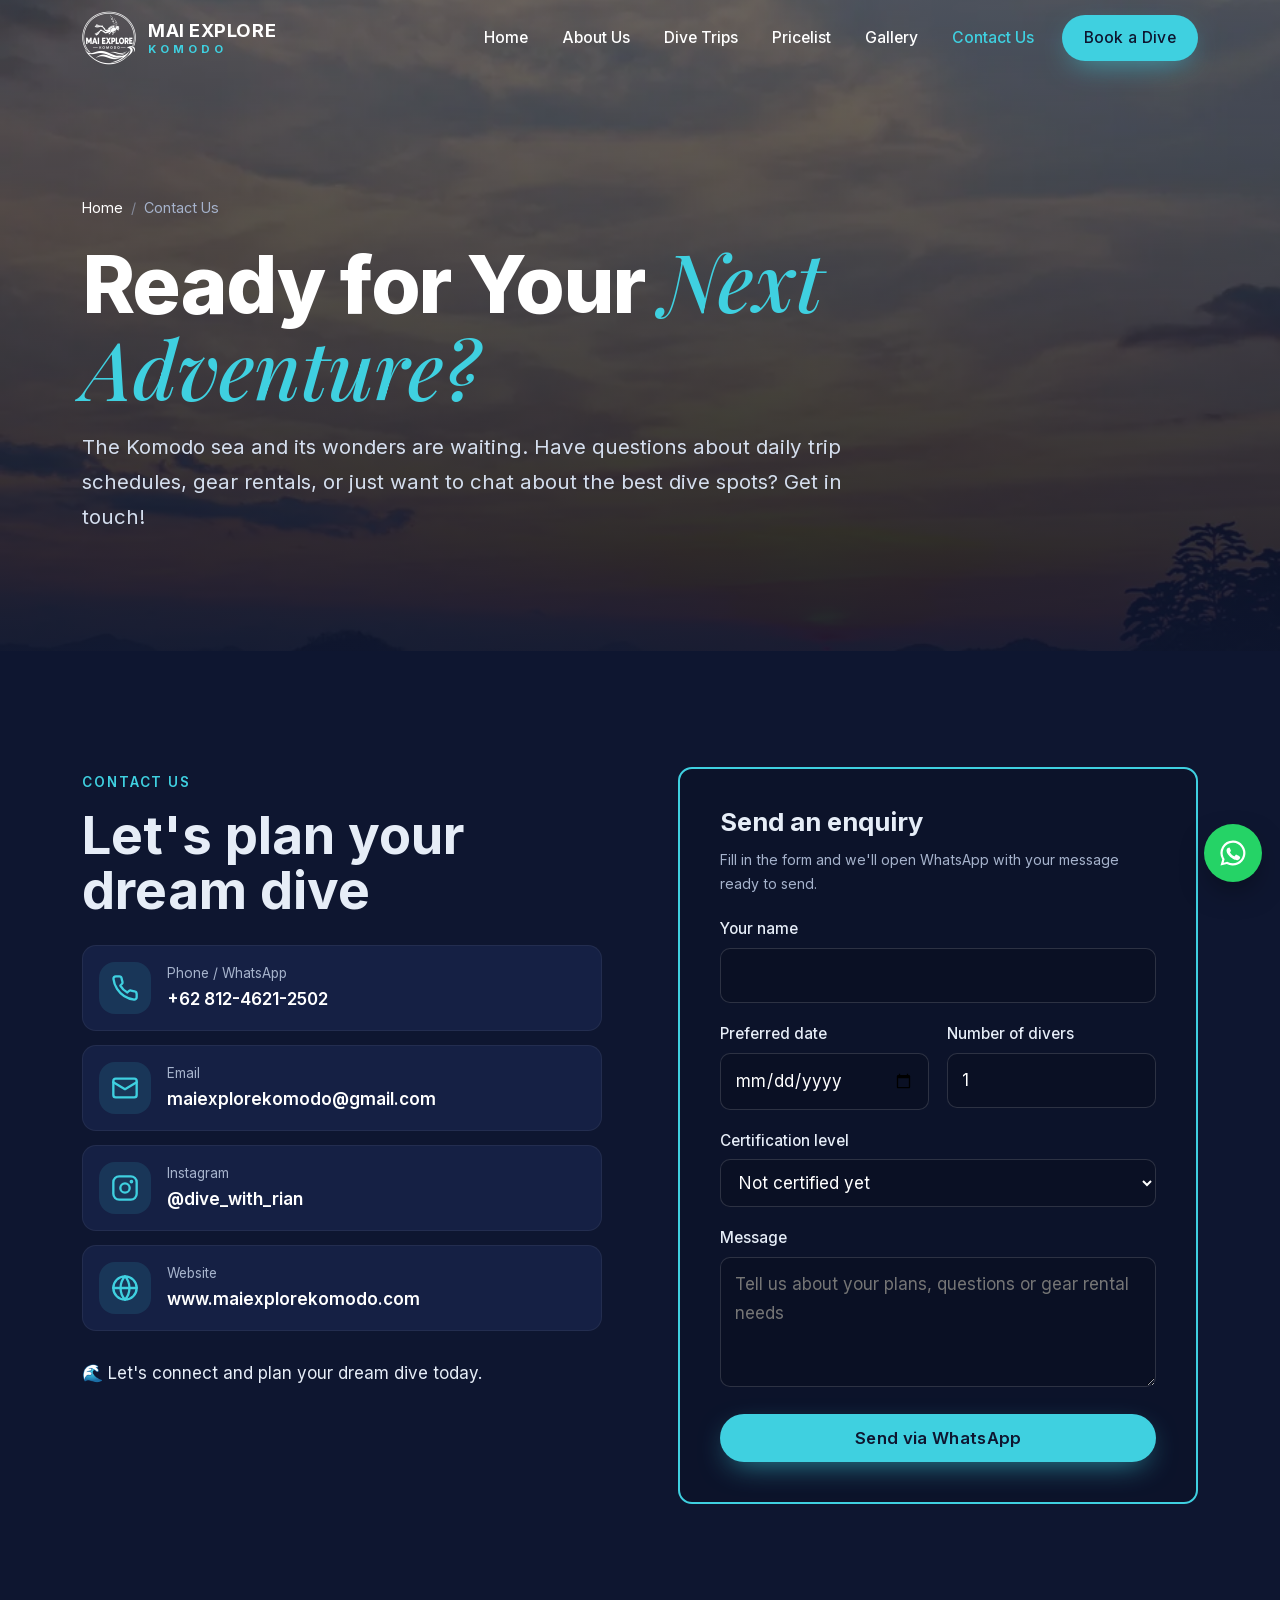
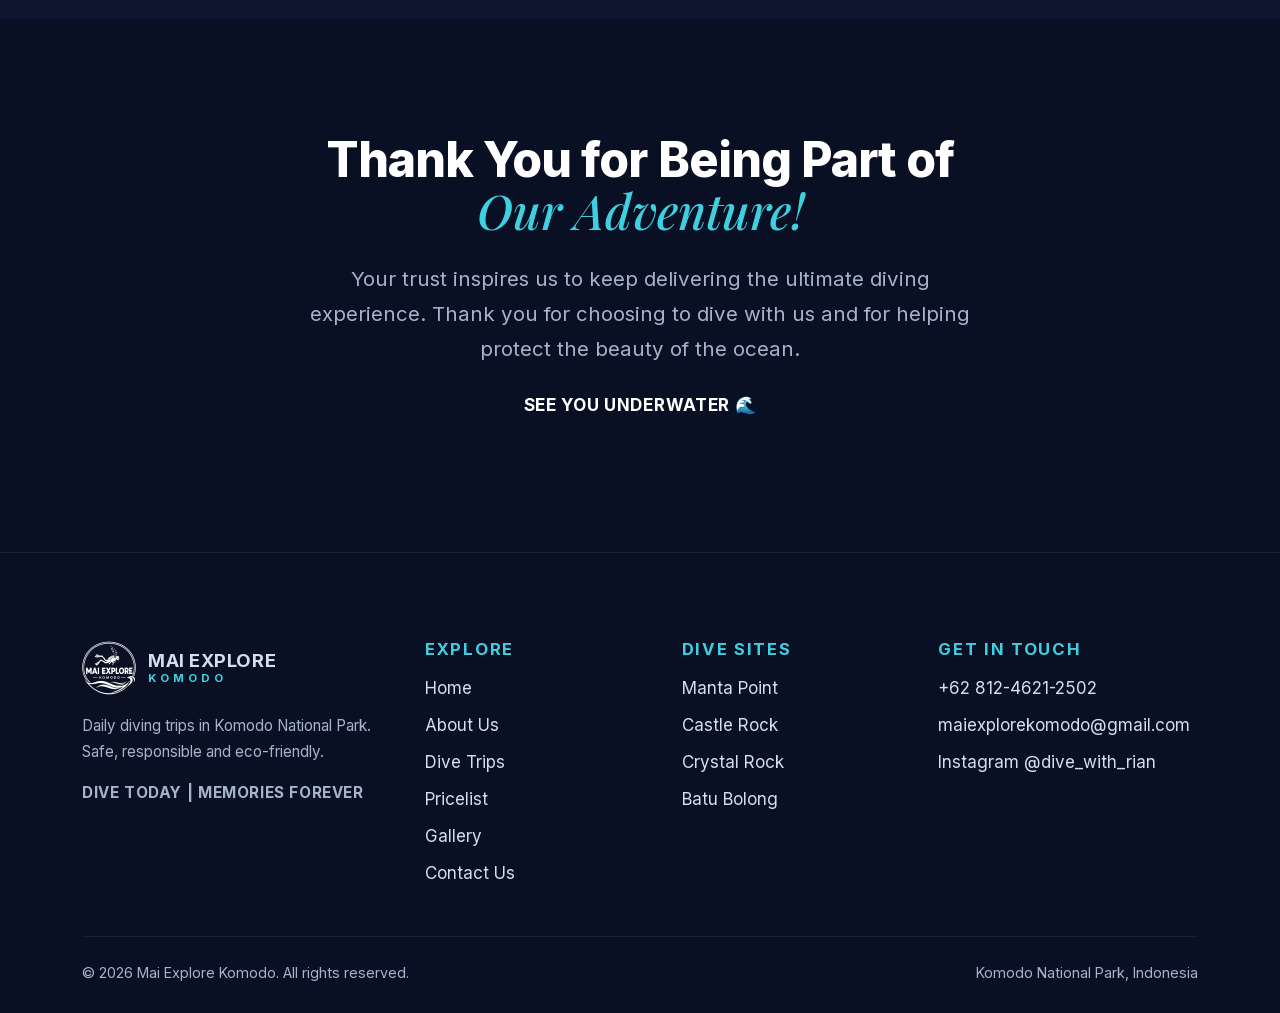
<file: contact.html>
<!doctype html>
<html lang="en">
<head>
  <meta charset="utf-8">
  <meta name="viewport" content="width=device-width, initial-scale=1, viewport-fit=cover">
  <title>Contact & Booking | Mai Explore Komodo</title>
  <meta name="description" content="Book your Komodo dive trip with Mai Explore. Contact us via WhatsApp +62 812-4621-2502, email or Instagram @dive_with_rian for schedules, gear rental and dive spots.">
  <link rel="canonical" href="https://www.maiexplorekomodo.com/contact">
  <meta name="robots" content="index, follow, max-image-preview:large">
  <meta name="theme-color" content="#0e1630">

  <meta property="og:type" content="website">
  <meta property="og:site_name" content="Mai Explore Komodo">
  <meta property="og:title" content="Contact & Booking | Mai Explore Komodo">
  <meta property="og:description" content="Book your Komodo dive trip with Mai Explore. Contact us via WhatsApp +62 812-4621-2502, email or Instagram @dive_with_rian for schedules, gear rental and dive spots.">
  <meta property="og:url" content="https://www.maiexplorekomodo.com/contact">
  <meta property="og:image" content="https://www.maiexplorekomodo.com/assets/img/og-mai-explore-v2.jpg">
  <meta property="og:image:width" content="1200">
  <meta property="og:image:height" content="630">
  <meta property="og:locale" content="en_US">
  <meta name="twitter:card" content="summary_large_image">

  <link rel="icon" href="/favicon.ico" sizes="any">
  <link rel="icon" href="/assets/img/favicon-48-v2.png" type="image/png">
  <link rel="apple-touch-icon" href="/apple-touch-icon.png">
  <link rel="manifest" href="/site.webmanifest">

  <link rel="preload" href="/assets/fonts/inter-latin.woff2" as="font" type="font/woff2" crossorigin>
  <link rel="preload" href="/assets/img/komodo-sunset.webp" as="image" imagesrcset="/assets/img/komodo-sunset-sm.webp 720w, /assets/img/komodo-sunset.webp 1600w" imagesizes="100vw" fetchpriority="high">
  <link rel="stylesheet" href="/assets/css/style.css?v=3">
  <script>document.documentElement.classList.add("js")</script>
  <script type="application/ld+json">
  {
    "@context": "https://schema.org",
    "@graph": [
      {
        "@type": "WebPage",
        "@id": "https://www.maiexplorekomodo.com/contact",
        "url": "https://www.maiexplorekomodo.com/contact",
        "name": "Contact & Booking | Mai Explore Komodo",
        "description": "Book your Komodo dive trip with Mai Explore. Contact us via WhatsApp +62 812-4621-2502, email or Instagram @dive_with_rian for schedules, gear rental and dive spots.",
        "isPartOf": {
          "@id": "https://www.maiexplorekomodo.com/#website"
        },
        "about": {
          "@id": "https://www.maiexplorekomodo.com/#business"
        }
      },
      {
        "@type": "BreadcrumbList",
        "itemListElement": [
          {
            "@type": "ListItem",
            "position": 1,
            "name": "Home",
            "item": "https://www.maiexplorekomodo.com/"
          },
          {
            "@type": "ListItem",
            "position": 2,
            "name": "Contact Us",
            "item": "https://www.maiexplorekomodo.com/contact"
          }
        ]
      }
    ]
  }
  </script>
</head>
<body>
  <a class="skip-link" href="#main">Skip to content</a>

  <header class="site-header">
    <nav class="container nav" aria-label="Main">
      <a class="brand" href="/" aria-label="Mai Explore Komodo — home">
        <img src="/assets/img/logo-mai-explore-v2.png" alt="" width="54" height="54">
        <span>Mai Explore<small>KOMODO</small></span>
      </a>
      <button class="nav-toggle" type="button" aria-controls="nav-menu" aria-expanded="false" aria-label="Open menu">
        <svg viewBox="0 0 24 24" fill="none" stroke="currentColor" stroke-width="2" stroke-linecap="round" aria-hidden="true"><path d="M4 7h16M4 12h16M4 17h16"/></svg>
      </button>
      <ul class="nav-menu" id="nav-menu">
        <li><a href="/">Home</a></li>
        <li><a href="/about">About Us</a></li>
        <li><a href="/diving">Dive Trips</a></li>
        <li><a href="/pricelist">Pricelist</a></li>
        <li><a href="/gallery">Gallery</a></li>
        <li><a href="/contact" aria-current="page">Contact Us</a></li>
        <li><a class="btn btn--primary" href="https://wa.me/6281246212502" target="_blank" rel="noopener">Book a Dive</a></li>
      </ul>
    </nav>
  </header>

  <main id="main">
    <section class="page-hero" aria-labelledby="page-title">
      <div class="hero__media">
        <img src="/assets/img/komodo-sunset.webp"
             srcset="/assets/img/komodo-sunset-sm.webp 720w, /assets/img/komodo-sunset.webp 1600w"
             sizes="100vw" width="901" height="1600" fetchpriority="high"
             alt="Golden sunset over the islands of Komodo">
      </div>
      <div class="container">
        <ol class="breadcrumb"><li><a href="/">Home</a></li><li aria-current="page">Contact Us</li></ol>
        <h1 id="page-title" class="display">Ready for Your <em>Next Adventure?</em></h1>
        <p class="lead">The Komodo sea and its wonders are waiting. Have questions about daily trip schedules, gear rentals, or just want to chat about the best dive spots? Get in touch!</p>
      </div>
    </section>

    <section class="section" aria-labelledby="contact-title">
      <div class="container split" style="align-items:start">
        <div class="reveal">
          <span class="eyebrow">Contact Us</span>
          <h2 id="contact-title">Let's plan your dream dive</h2>
          <ul class="contact-list" style="margin-top:24px">
            <li>
              <a href="https://wa.me/6281246212502" target="_blank" rel="noopener">
                <span class="icon-badge"><svg viewBox="0 0 24 24" fill="none" stroke="currentColor" stroke-width="2" stroke-linecap="round" stroke-linejoin="round" aria-hidden="true"><path d="M22 16.9v3a2 2 0 0 1-2.2 2 19.8 19.8 0 0 1-8.6-3.1 19.5 19.5 0 0 1-6-6A19.8 19.8 0 0 1 2.1 4.2 2 2 0 0 1 4.1 2h3a2 2 0 0 1 2 1.7c.1 1 .4 1.9.7 2.8a2 2 0 0 1-.5 2.1L8 9.9a16 16 0 0 0 6 6l1.3-1.3a2 2 0 0 1 2.1-.4c.9.3 1.8.6 2.8.7a2 2 0 0 1 1.7 2Z"/></svg></span>
                <span><small>Phone / WhatsApp</small><strong>+62 812-4621-2502</strong></span>
              </a>
            </li>
            <li>
              <a href="mailto:maiexplorekomodo@gmail.com">
                <span class="icon-badge"><svg viewBox="0 0 24 24" fill="none" stroke="currentColor" stroke-width="2" stroke-linecap="round" stroke-linejoin="round" aria-hidden="true"><rect x="2" y="4" width="20" height="16" rx="2"/><path d="m22 7-10 6L2 7"/></svg></span>
                <span><small>Email</small><strong>maiexplorekomodo@gmail.com</strong></span>
              </a>
            </li>
            <li>
              <a href="https://www.instagram.com/dive_with_rian/" target="_blank" rel="noopener">
                <span class="icon-badge"><svg viewBox="0 0 24 24" fill="none" stroke="currentColor" stroke-width="2" stroke-linecap="round" stroke-linejoin="round" aria-hidden="true"><rect x="2" y="2" width="20" height="20" rx="5"/><circle cx="12" cy="12" r="4"/><circle cx="17.5" cy="6.5" r=".6" fill="currentColor"/></svg></span>
                <span><small>Instagram</small><strong>@dive_with_rian</strong></span>
              </a>
            </li>
            <li>
              <a href="https://www.maiexplorekomodo.com/">
                <span class="icon-badge"><svg viewBox="0 0 24 24" fill="none" stroke="currentColor" stroke-width="2" stroke-linecap="round" stroke-linejoin="round" aria-hidden="true"><circle cx="12" cy="12" r="10"/><path d="M2 12h20M12 2a15 15 0 0 1 0 20 15 15 0 0 1 0-20Z"/></svg></span>
                <span><small>Website</small><strong>www.maiexplorekomodo.com</strong></span>
              </a>
            </li>
          </ul>
          <p style="margin-top:28px">🌊 Let's connect and plan your dream dive today.</p>
        </div>

        <div class="boxed reveal">
          <h2 style="font-size:1.6rem">Send an enquiry</h2>
          <p class="form-note" style="margin-bottom:20px">Fill in the form and we'll open WhatsApp with your message ready to send.</p>
          <form class="form" id="booking-form">
            <div class="field">
              <label for="f-name">Your name</label>
              <input id="f-name" name="name" type="text" autocomplete="name" required>
            </div>
            <div class="row">
              <div class="field">
                <label for="f-date">Preferred date</label>
                <input id="f-date" name="date" type="date">
              </div>
              <div class="field">
                <label for="f-divers">Number of divers</label>
                <input id="f-divers" name="divers" type="number" min="1" max="30" inputmode="numeric" value="1">
              </div>
            </div>
            <div class="field">
              <label for="f-level">Certification level</label>
              <select id="f-level" name="level">
                <option>Not certified yet</option>
                <option>Open Water</option>
                <option>Advanced Open Water</option>
                <option>Rescue Diver or higher</option>
                <option>Divemaster / Instructor</option>
              </select>
            </div>
            <div class="field">
              <label for="f-msg">Message</label>
              <textarea id="f-msg" name="message" placeholder="Tell us about your plans, questions or gear rental needs"></textarea>
            </div>
            <button class="btn btn--primary" type="submit">Send via WhatsApp</button>
          </form>
        </div>
      </div>
    </section>

    <section class="section section--deep" aria-labelledby="thanks-title">
      <div class="container section-head section-head--center reveal" style="margin-bottom:0">
        <h2 id="thanks-title" class="display" style="font-size:clamp(2rem,4vw,3rem)">Thank You for Being Part of <em>Our Adventure!</em></h2>
        <p class="lead">Your trust inspires us to keep delivering the ultimate diving experience. Thank you for choosing to dive with us and for helping protect the beauty of the ocean.</p>
        <p class="tagline" style="margin-top:24px">See you underwater 🌊</p>
      </div>
    </section>
  </main>

  <footer class="site-footer">
    <div class="container">
      <div class="footer-grid">
        <div>
          <a class="brand" href="/" aria-label="Mai Explore Komodo — home">
            <img src="/assets/img/logo-mai-explore-v2.png" alt="" width="54" height="54" loading="lazy">
            <span>Mai Explore<small>KOMODO</small></span>
          </a>
          <p style="margin-top:18px">Daily diving trips in Komodo National Park. Safe, responsible and eco-friendly.</p>
          <p class="tagline">Dive Today | Memories Forever</p>
        </div>
        <div>
          <h2>Explore</h2>
          <ul>
            <li><a href="/">Home</a></li>
            <li><a href="/about">About Us</a></li>
            <li><a href="/diving">Dive Trips</a></li>
            <li><a href="/pricelist">Pricelist</a></li>
            <li><a href="/gallery">Gallery</a></li>
            <li><a href="/contact">Contact Us</a></li>
          </ul>
        </div>
        <div>
          <h2>Dive Sites</h2>
          <ul>
            <li><a href="/diving#spots">Manta Point</a></li>
            <li><a href="/diving#spots">Castle Rock</a></li>
            <li><a href="/diving#spots">Crystal Rock</a></li>
            <li><a href="/diving#spots">Batu Bolong</a></li>
          </ul>
        </div>
        <div>
          <h2>Get in Touch</h2>
          <ul>
            <li><a href="https://wa.me/6281246212502" target="_blank" rel="noopener">+62 812-4621-2502</a></li>
            <li><a href="mailto:maiexplorekomodo@gmail.com">maiexplorekomodo@gmail.com</a></li>
            <li><a href="https://www.instagram.com/dive_with_rian/" target="_blank" rel="noopener">Instagram @dive_with_rian</a></li>
          </ul>
        </div>
      </div>
      <div class="footer-bottom">
        <span>© <span id="year">2026</span> Mai Explore Komodo. All rights reserved.</span>
        <span>Komodo National Park, Indonesia</span>
      </div>
    </div>
  </footer>

  <a class="wa-float" href="https://wa.me/6281246212502" target="_blank" rel="noopener" aria-label="Chat with Mai Explore on WhatsApp">
    <svg viewBox="0 0 24 24" fill="currentColor" aria-hidden="true"><path d="M12 2a10 10 0 0 0-8.6 15.1L2 22l5-1.3A10 10 0 1 0 12 2Zm0 18.2a8.2 8.2 0 0 1-4.2-1.1l-.3-.2-3 .8.8-2.9-.2-.3A8.2 8.2 0 1 1 12 20.2Zm4.5-6.1c-.2-.1-1.5-.7-1.7-.8-.2-.1-.4-.1-.6.1l-.8 1c-.1.2-.3.2-.5.1a6.7 6.7 0 0 1-3.3-2.9c-.2-.4.2-.4.7-1.3.1-.2 0-.3 0-.4l-.8-1.8c-.2-.5-.4-.4-.6-.4h-.5a1 1 0 0 0-.7.3 3 3 0 0 0-.9 2.2 5.2 5.2 0 0 0 1.1 2.8 11.9 11.9 0 0 0 4.6 4c1.7.7 2.4.8 3.2.7a2.8 2.8 0 0 0 1.8-1.3 2.3 2.3 0 0 0 .2-1.3c-.1-.1-.2-.2-.5-.3Z"/></svg>
  </a>

  <script src="/assets/js/main.js" defer></script>
</body>
</html>
</file>
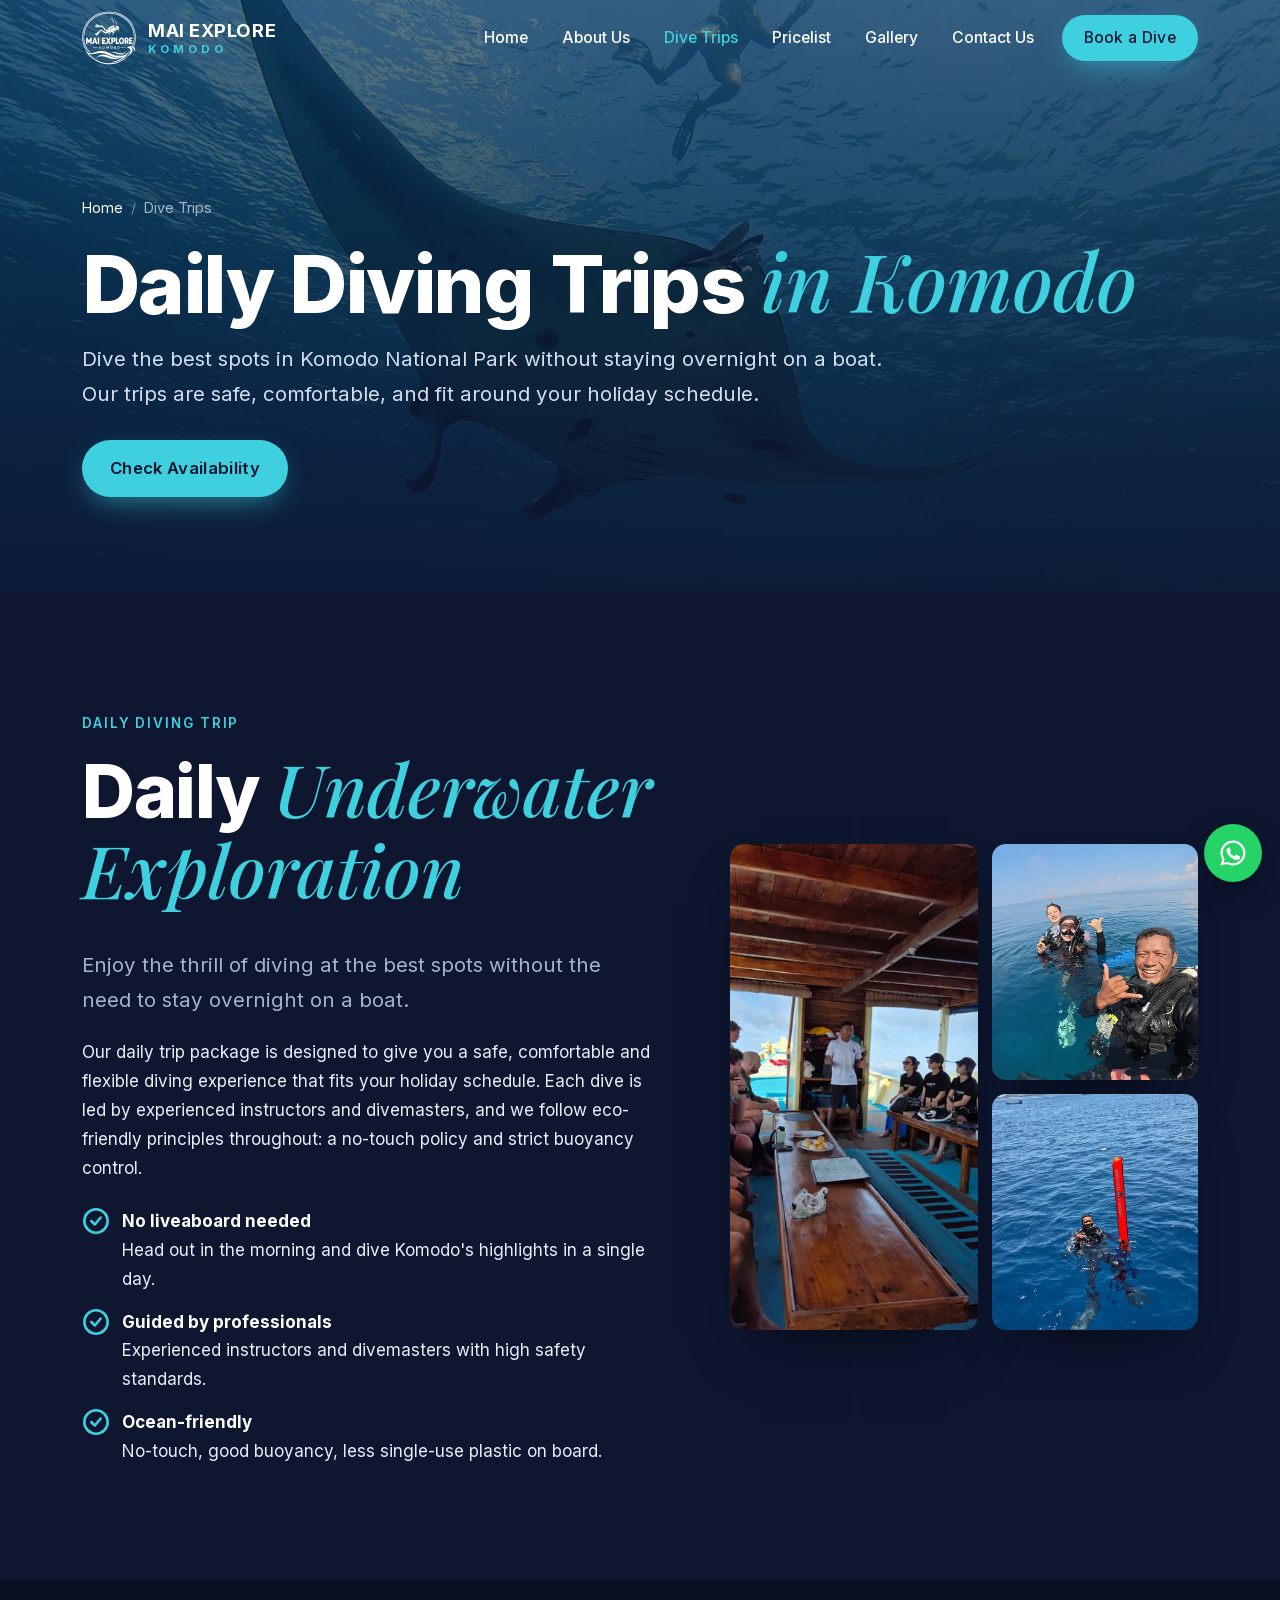
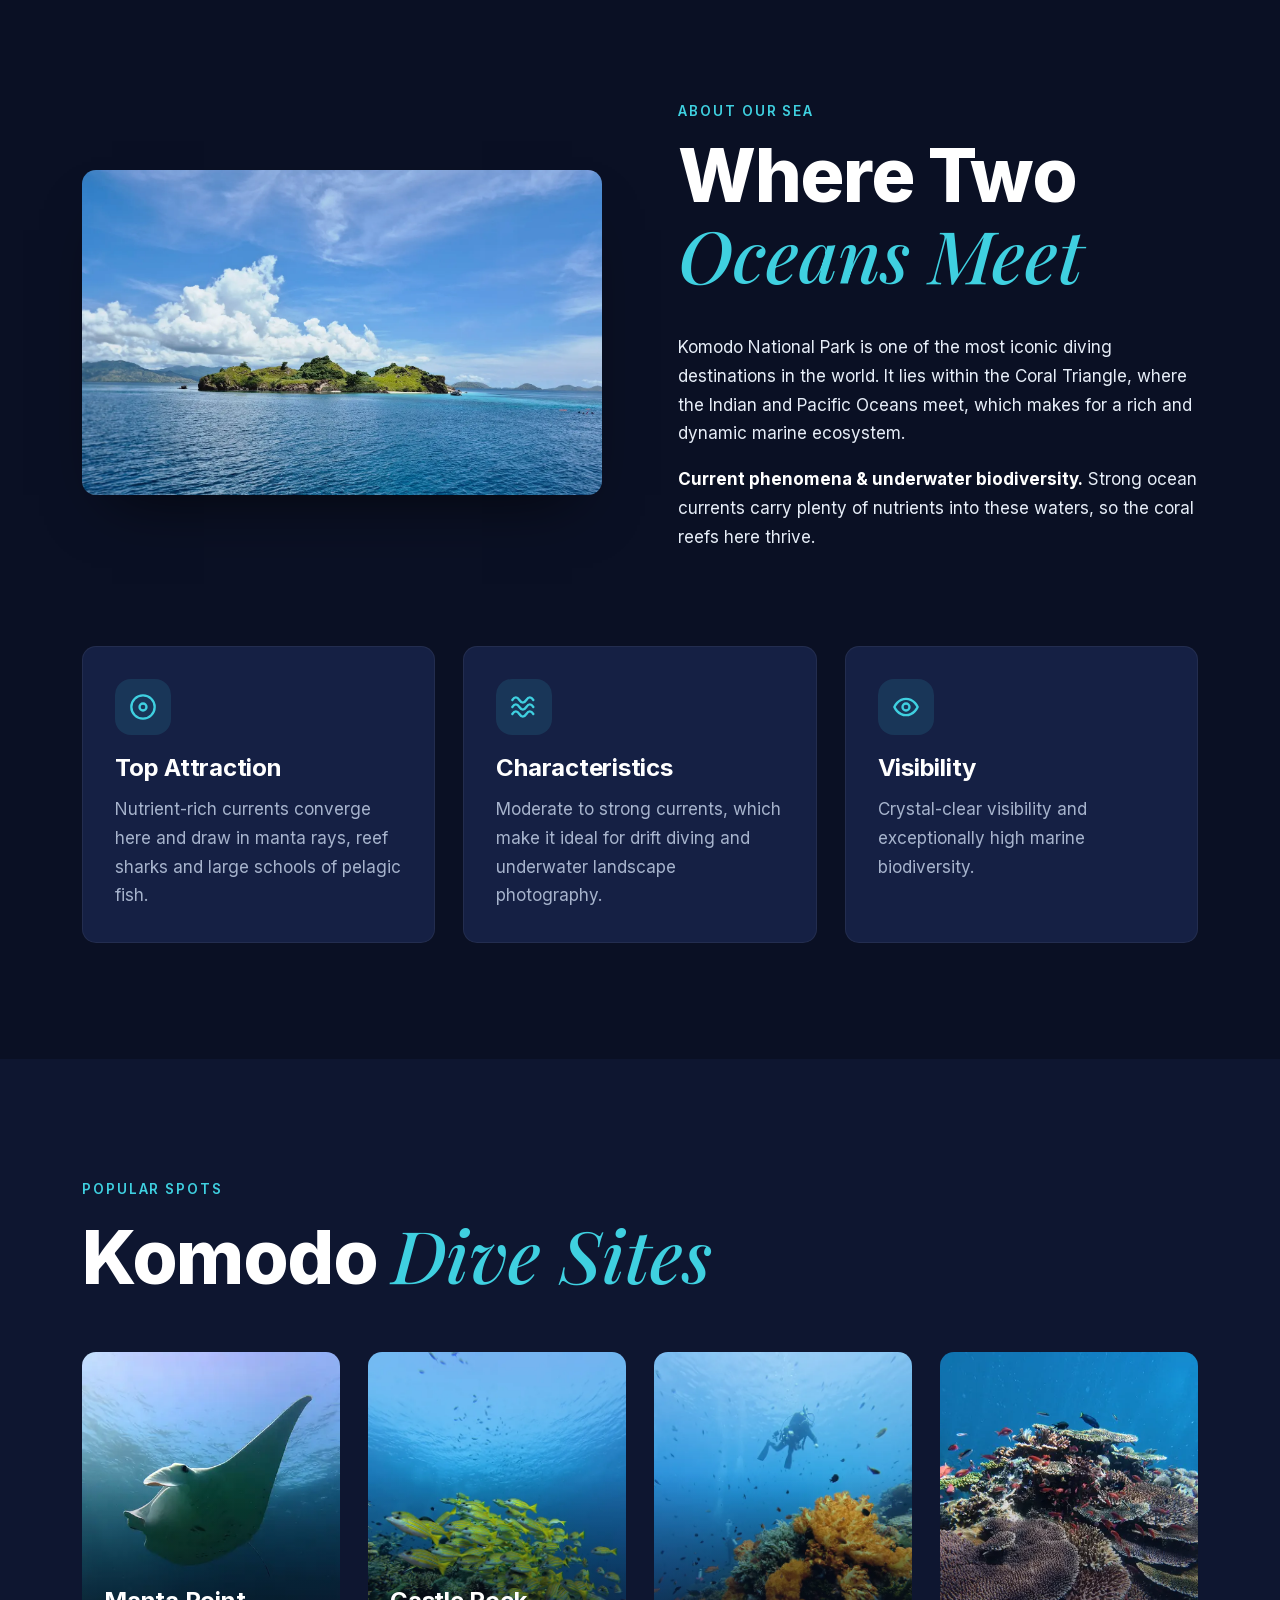
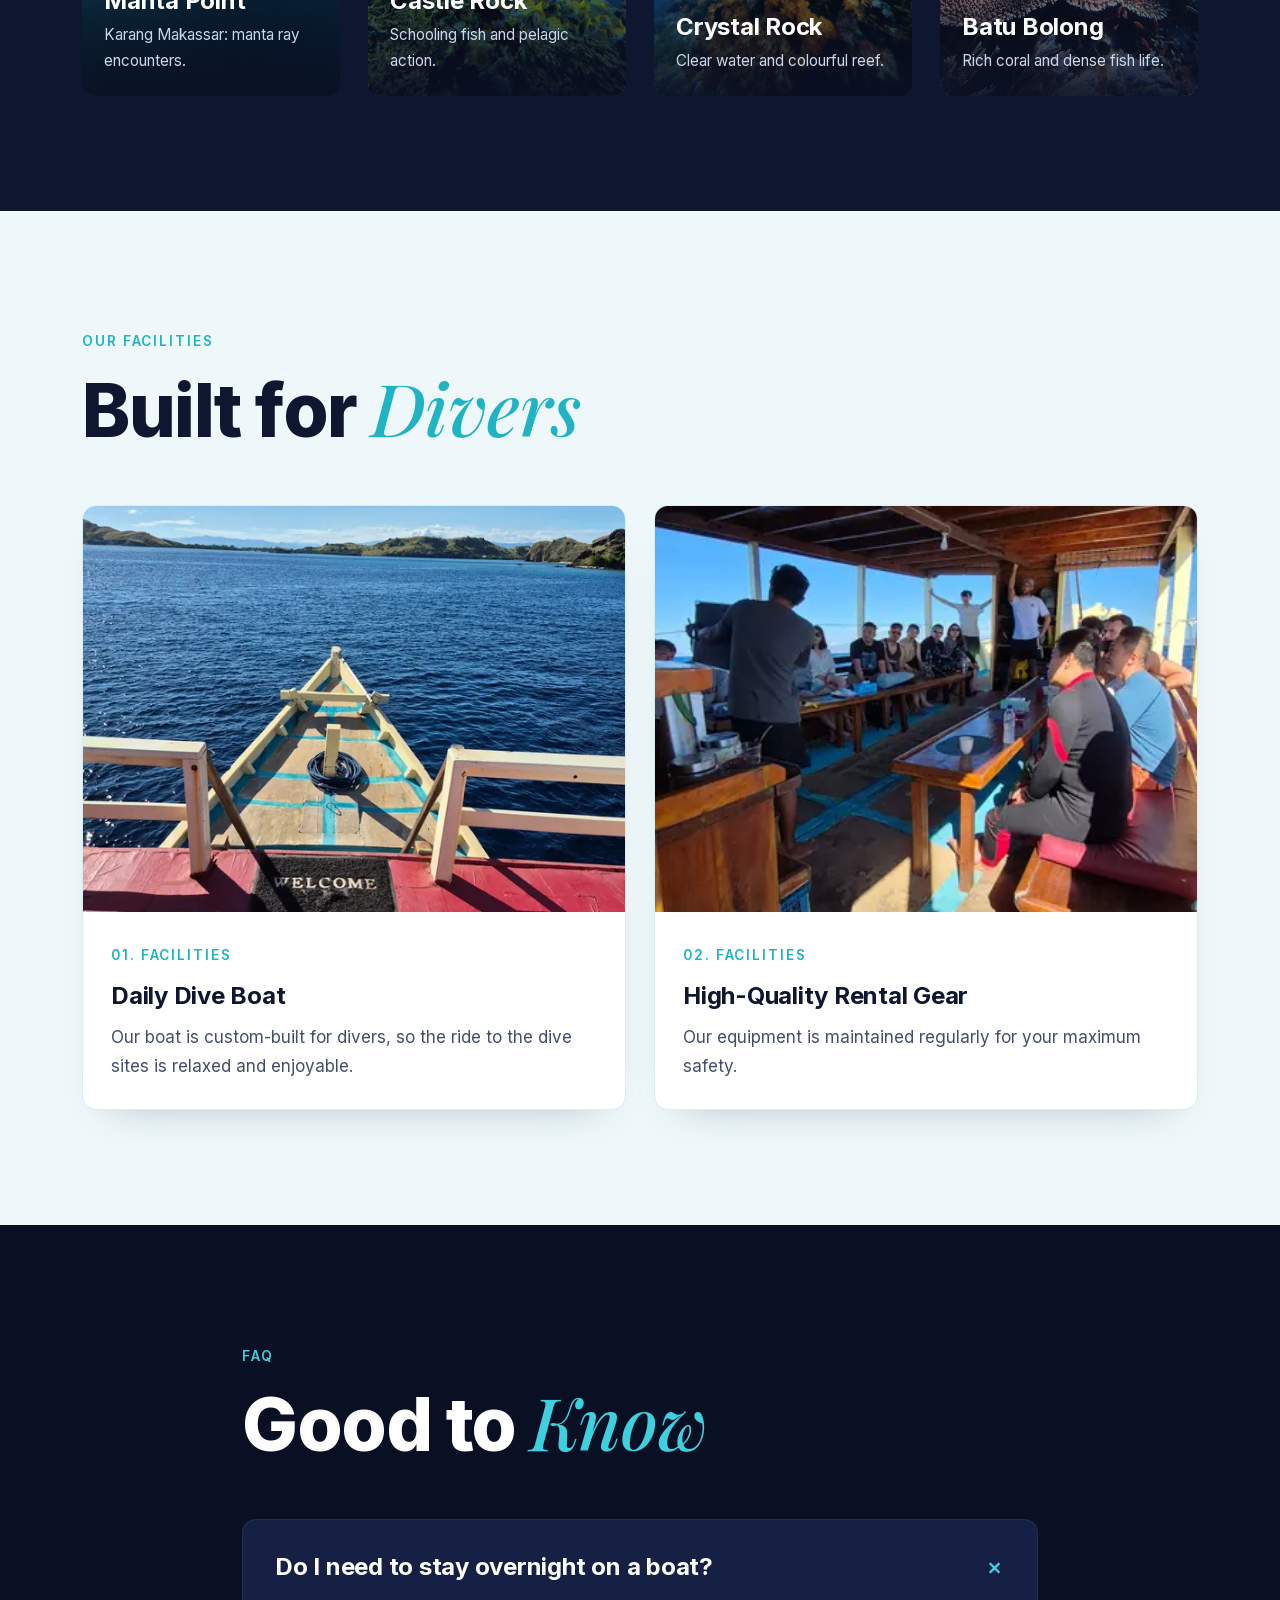
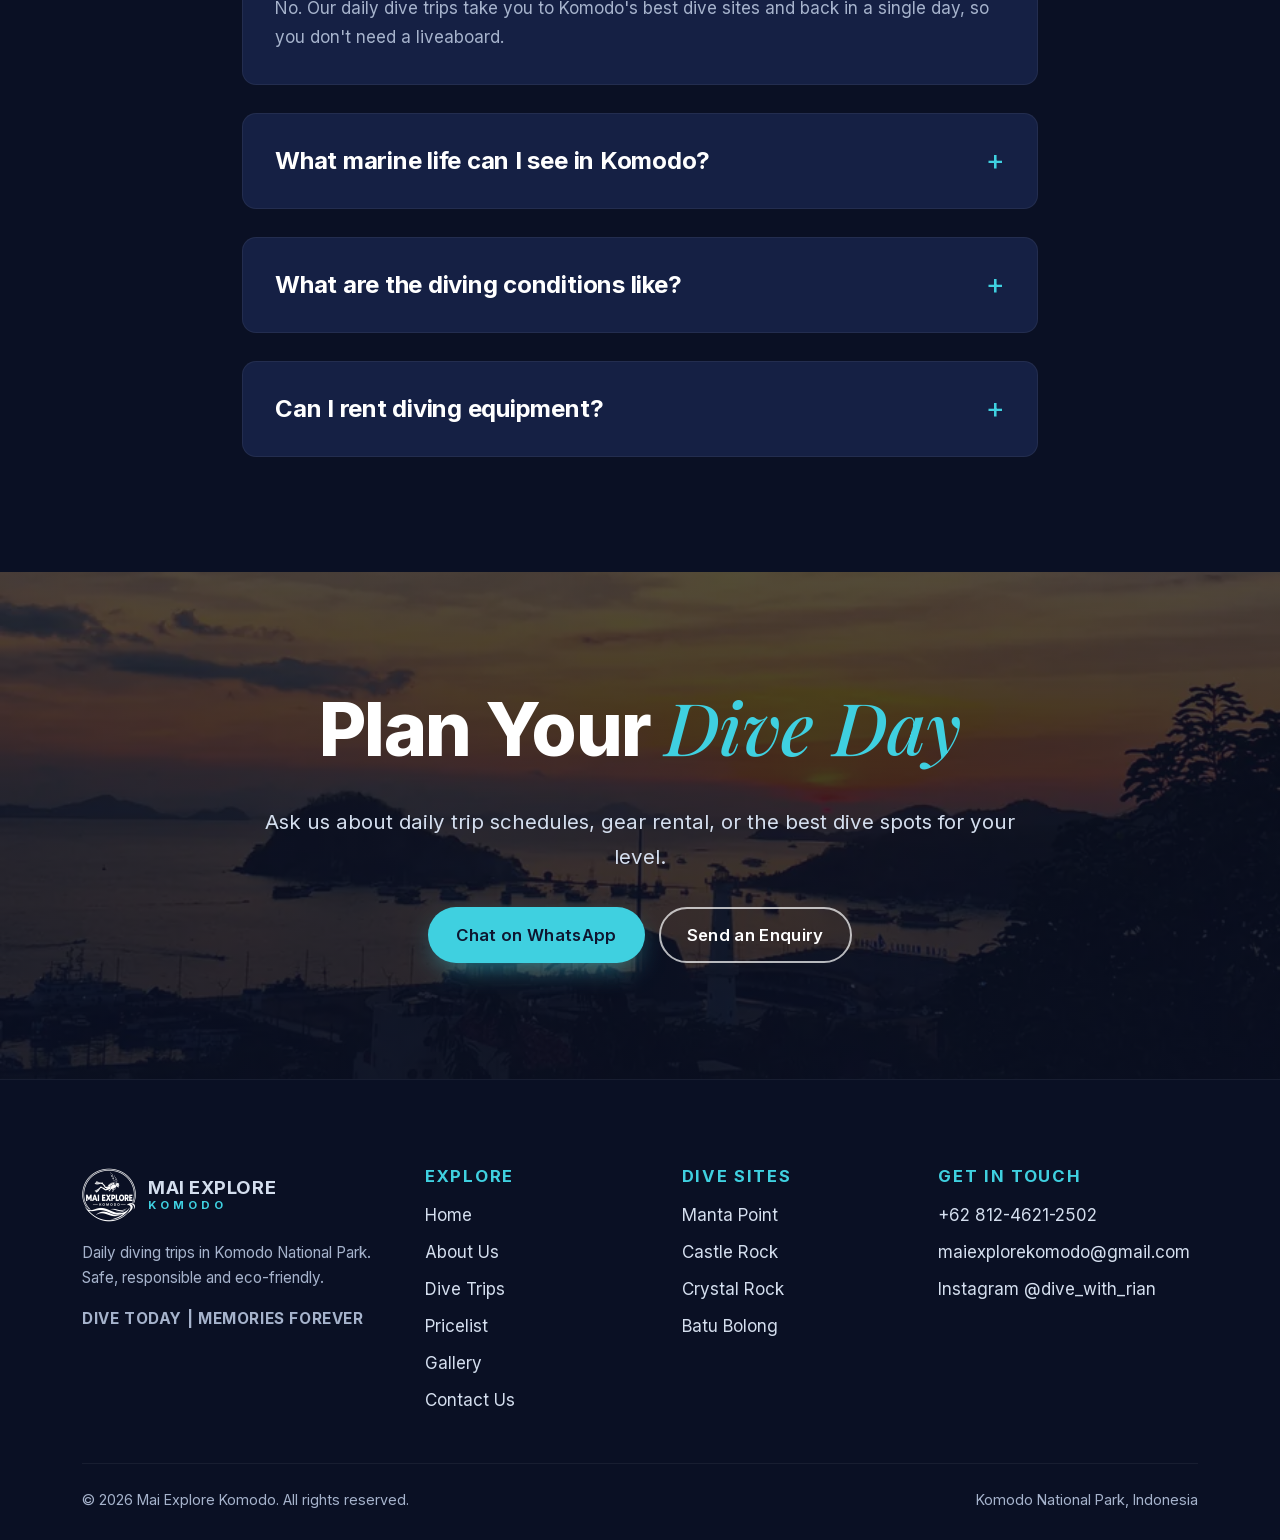
<file: diving.html>
<!doctype html>
<html lang="en">
<head>
  <meta charset="utf-8">
  <meta name="viewport" content="width=device-width, initial-scale=1, viewport-fit=cover">
  <title>Daily Dive Trips in Komodo National Park | Mai Explore</title>
  <meta name="description" content="Daily diving trips to Manta Point, Castle Rock, Crystal Rock and Batu Bolong. Drift dives, manta rays and reef sharks, with a custom dive boat and quality rental gear. No liveaboard needed.">
  <link rel="canonical" href="https://www.maiexplorekomodo.com/diving">
  <meta name="robots" content="index, follow, max-image-preview:large">
  <meta name="theme-color" content="#0e1630">

  <meta property="og:type" content="website">
  <meta property="og:site_name" content="Mai Explore Komodo">
  <meta property="og:title" content="Daily Dive Trips in Komodo National Park | Mai Explore">
  <meta property="og:description" content="Daily diving trips to Manta Point, Castle Rock, Crystal Rock and Batu Bolong. Drift dives, manta rays and reef sharks, with a custom dive boat and quality rental gear. No liveaboard needed.">
  <meta property="og:url" content="https://www.maiexplorekomodo.com/diving">
  <meta property="og:image" content="https://www.maiexplorekomodo.com/assets/img/og-mai-explore-v2.jpg">
  <meta property="og:image:width" content="1200">
  <meta property="og:image:height" content="630">
  <meta property="og:locale" content="en_US">
  <meta name="twitter:card" content="summary_large_image">

  <link rel="icon" href="/favicon.ico" sizes="any">
  <link rel="icon" href="/assets/img/favicon-48-v2.png" type="image/png">
  <link rel="apple-touch-icon" href="/apple-touch-icon.png">
  <link rel="manifest" href="/site.webmanifest">

  <link rel="preload" href="/assets/fonts/inter-latin.woff2" as="font" type="font/woff2" crossorigin>
  <link rel="preload" href="/assets/img/manta-ray-diver.webp" as="image" imagesrcset="/assets/img/manta-ray-diver-sm.webp 720w, /assets/img/manta-ray-diver.webp 1600w" imagesizes="100vw" fetchpriority="high">
  <link rel="stylesheet" href="/assets/css/style.css?v=3">
  <script>document.documentElement.classList.add("js")</script>
  <script type="application/ld+json">
  {
    "@context": "https://schema.org",
    "@graph": [
      {
        "@type": "WebPage",
        "@id": "https://www.maiexplorekomodo.com/diving",
        "url": "https://www.maiexplorekomodo.com/diving",
        "name": "Daily Dive Trips in Komodo National Park | Mai Explore",
        "description": "Daily diving trips to Manta Point, Castle Rock, Crystal Rock and Batu Bolong. Drift dives, manta rays and reef sharks, with a custom dive boat and quality rental gear. No liveaboard needed.",
        "isPartOf": {
          "@id": "https://www.maiexplorekomodo.com/#website"
        },
        "about": {
          "@id": "https://www.maiexplorekomodo.com/#business"
        }
      },
      {
        "@type": "BreadcrumbList",
        "itemListElement": [
          {
            "@type": "ListItem",
            "position": 1,
            "name": "Home",
            "item": "https://www.maiexplorekomodo.com/"
          },
          {
            "@type": "ListItem",
            "position": 2,
            "name": "Dive Trips",
            "item": "https://www.maiexplorekomodo.com/diving"
          }
        ]
      },
      {
        "@type": "FAQPage",
        "mainEntity": [
          {
            "@type": "Question",
            "name": "Do I need to stay overnight on a boat?",
            "acceptedAnswer": {
              "@type": "Answer",
              "text": "No. Our daily dive trips take you to Komodo's best dive sites and back in a single day, so you don't need a liveaboard."
            }
          },
          {
            "@type": "Question",
            "name": "What marine life can I see in Komodo?",
            "acceptedAnswer": {
              "@type": "Answer",
              "text": "Komodo's nutrient-rich currents attract manta rays, reef sharks and large schools of pelagic fish, as well as healthy coral reefs and macro life."
            }
          },
          {
            "@type": "Question",
            "name": "What are the diving conditions like?",
            "acceptedAnswer": {
              "@type": "Answer",
              "text": "Expect crystal-clear visibility with moderate to strong currents, which are ideal for drift diving and underwater landscape photography."
            }
          },
          {
            "@type": "Question",
            "name": "Can I rent diving equipment?",
            "acceptedAnswer": {
              "@type": "Answer",
              "text": "Yes. We provide high-quality rental gear that is maintained regularly for your safety."
            }
          }
        ]
      }
    ]
  }
  </script>
</head>
<body>
  <a class="skip-link" href="#main">Skip to content</a>

  <header class="site-header">
    <nav class="container nav" aria-label="Main">
      <a class="brand" href="/" aria-label="Mai Explore Komodo — home">
        <img src="/assets/img/logo-mai-explore-v2.png" alt="" width="54" height="54">
        <span>Mai Explore<small>KOMODO</small></span>
      </a>
      <button class="nav-toggle" type="button" aria-controls="nav-menu" aria-expanded="false" aria-label="Open menu">
        <svg viewBox="0 0 24 24" fill="none" stroke="currentColor" stroke-width="2" stroke-linecap="round" aria-hidden="true"><path d="M4 7h16M4 12h16M4 17h16"/></svg>
      </button>
      <ul class="nav-menu" id="nav-menu">
        <li><a href="/">Home</a></li>
        <li><a href="/about">About Us</a></li>
        <li><a href="/diving" aria-current="page">Dive Trips</a></li>
        <li><a href="/pricelist">Pricelist</a></li>
        <li><a href="/gallery">Gallery</a></li>
        <li><a href="/contact">Contact Us</a></li>
        <li><a class="btn btn--primary" href="https://wa.me/6281246212502" target="_blank" rel="noopener">Book a Dive</a></li>
      </ul>
    </nav>
  </header>

  <main id="main">
    <section class="page-hero" aria-labelledby="page-title">
      <div class="hero__media">
        <img src="/assets/img/manta-ray-diver.webp"
             srcset="/assets/img/manta-ray-diver-sm.webp 720w, /assets/img/manta-ray-diver.webp 1600w"
             sizes="100vw" width="1200" height="1600" fetchpriority="high"
             alt="Manta ray gliding over a diver in Komodo National Park">
      </div>
      <div class="container">
        <ol class="breadcrumb"><li><a href="/">Home</a></li><li aria-current="page">Dive Trips</li></ol>
        <h1 id="page-title" class="display">Daily Diving Trips <em>in Komodo</em></h1>
        <p class="lead">Dive the best spots in Komodo National Park without staying overnight on a boat. Our trips are safe, comfortable, and fit around your holiday schedule.</p>
        <div class="btn-row" style="margin-top:28px">
          <a class="btn btn--primary" href="https://wa.me/6281246212502" target="_blank" rel="noopener">Check Availability</a>
        </div>
      </div>
    </section>

    <section class="section" aria-labelledby="trip-title">
      <div class="container split split--wide-text">
        <div class="reveal">
          <span class="eyebrow">Daily Diving Trip</span>
          <h2 id="trip-title" class="display">Daily <em>Underwater Exploration</em></h2>
          <p class="lead">Enjoy the thrill of diving at the best spots without the need to stay overnight on a boat.</p>
          <p>Our daily trip package is designed to give you a safe, comfortable and flexible diving experience that fits your holiday schedule. Each dive is led by experienced instructors and divemasters, and we follow eco-friendly principles throughout: a no-touch policy and strict buoyancy control.</p>
          <ul class="checklist">
            <li><svg viewBox="0 0 24 24" fill="none" stroke="currentColor" stroke-width="2.2" stroke-linecap="round" stroke-linejoin="round" aria-hidden="true"><circle cx="12" cy="12" r="10"/><path d="m8 12 3 3 5-6"/></svg><div><strong>No liveaboard needed</strong>Head out in the morning and dive Komodo's highlights in a single day.</div></li>
            <li><svg viewBox="0 0 24 24" fill="none" stroke="currentColor" stroke-width="2.2" stroke-linecap="round" stroke-linejoin="round" aria-hidden="true"><circle cx="12" cy="12" r="10"/><path d="m8 12 3 3 5-6"/></svg><div><strong>Guided by professionals</strong>Experienced instructors and divemasters with high safety standards.</div></li>
            <li><svg viewBox="0 0 24 24" fill="none" stroke="currentColor" stroke-width="2.2" stroke-linecap="round" stroke-linejoin="round" aria-hidden="true"><circle cx="12" cy="12" r="10"/><path d="m8 12 3 3 5-6"/></svg><div><strong>Ocean-friendly</strong>No-touch, good buoyancy, less single-use plastic on board.</div></li>
          </ul>
        </div>
        <div class="photo-stack reveal">
          <div class="frame"><img src="/assets/img/dive-briefing-sm.webp" width="333" height="720" loading="lazy" alt="Dive briefing on the boat deck before a dive"></div>
          <div class="frame"><img src="/assets/img/divers-surface-selfie.webp" width="800" height="452" loading="lazy" alt="Divers smiling at the surface after a dive"></div>
          <div class="frame"><img src="/assets/img/diver-safety-marker.webp" width="381" height="676" loading="lazy" alt="Diver at the surface with a safety marker buoy"></div>
        </div>
      </div>
    </section>

    <section class="section section--deep" aria-labelledby="sea-title">
      <div class="container split">
        <div class="frame reveal" style="aspect-ratio:16/10">
          <img src="/assets/img/komodo-island-seascape.webp" width="1600" height="901" loading="lazy" alt="Small green island surrounded by calm blue water in Komodo National Park">
        </div>
        <div class="reveal">
          <span class="eyebrow">About Our Sea</span>
          <h2 id="sea-title" class="display">Where Two <em>Oceans Meet</em></h2>
          <p>Komodo National Park is one of the most iconic diving destinations in the world. It lies within the Coral Triangle, where the Indian and Pacific Oceans meet, which makes for a rich and dynamic marine ecosystem.</p>
          <p><strong style="color:#fff">Current phenomena &amp; underwater biodiversity.</strong> Strong ocean currents carry plenty of nutrients into these waters, so the coral reefs here thrive.</p>
        </div>
      </div>
      <div class="container" style="margin-top:clamp(48px,6vw,80px)">
        <div class="grid grid--3">
          <article class="card reveal">
            <div class="icon-badge"><svg viewBox="0 0 24 24" fill="none" stroke="currentColor" stroke-width="2" stroke-linecap="round" stroke-linejoin="round" aria-hidden="true"><circle cx="12" cy="12" r="10"/><circle cx="12" cy="12" r="3"/></svg></div>
            <h3>Top Attraction</h3>
            <p>Nutrient-rich currents converge here and draw in manta rays, reef sharks and large schools of pelagic fish.</p>
          </article>
          <article class="card reveal">
            <div class="icon-badge"><svg viewBox="0 0 24 24" fill="none" stroke="currentColor" stroke-width="2" stroke-linecap="round" stroke-linejoin="round" aria-hidden="true"><path d="M2 12c2-3 4-3 6 0s4 3 6 0 4-3 6 0"/><path d="M2 18c2-3 4-3 6 0s4 3 6 0 4-3 6 0"/><path d="M2 6c2-3 4-3 6 0s4 3 6 0 4-3 6 0"/></svg></div>
            <h3>Characteristics</h3>
            <p>Moderate to strong currents, which make it ideal for drift diving and underwater landscape photography.</p>
          </article>
          <article class="card reveal">
            <div class="icon-badge"><svg viewBox="0 0 24 24" fill="none" stroke="currentColor" stroke-width="2" stroke-linecap="round" stroke-linejoin="round" aria-hidden="true"><path d="M2 12s3-7 10-7 10 7 10 7-3 7-10 7S2 12 2 12Z"/><circle cx="12" cy="12" r="3"/></svg></div>
            <h3>Visibility</h3>
            <p>Crystal-clear visibility and exceptionally high marine biodiversity.</p>
          </article>
        </div>
      </div>
    </section>

    <section class="section" id="spots" aria-labelledby="spots-title">
      <div class="container">
        <div class="section-head reveal">
          <span class="eyebrow">Popular Spots</span>
          <h2 id="spots-title" class="display">Komodo <em>Dive Sites</em></h2>
        </div>
        <div class="grid grid--4">
          <article class="spot reveal">
            <img src="/assets/img/manta-ray-komodo-sm.webp" width="406" height="720" loading="lazy" alt="Manta ray at Manta Point (Karang Makassar)">
            <div class="spot__body"><h3>Manta Point</h3><p>Karang Makassar: manta ray encounters.</p></div>
          </article>
          <article class="spot reveal">
            <img src="/assets/img/yellow-snapper-school-sm.webp" width="540" height="720" loading="lazy" alt="Schooling fish at Castle Rock, Komodo">
            <div class="spot__body"><h3>Castle Rock</h3><p>Schooling fish and pelagic action.</p></div>
          </article>
          <article class="spot reveal">
            <img src="/assets/img/diver-orange-coral-sm.webp" width="540" height="720" loading="lazy" alt="Diver over orange soft coral at Crystal Rock">
            <div class="spot__body"><h3>Crystal Rock</h3><p>Clear water and colourful reef.</p></div>
          </article>
          <article class="spot reveal">
            <img src="/assets/img/table-coral-reef-sm.webp" width="720" height="540" loading="lazy" alt="Table corals and reef fish at Batu Bolong">
            <div class="spot__body"><h3>Batu Bolong</h3><p>Rich coral and dense fish life.</p></div>
          </article>
        </div>
      </div>
    </section>

    <section class="section section--foam" id="facilities" aria-labelledby="fac-title">
      <div class="container">
        <div class="section-head reveal">
          <span class="eyebrow">Our Facilities</span>
          <h2 id="fac-title" class="display">Built for <em>Divers</em></h2>
        </div>
        <div class="grid grid--2">
          <article class="card media-card reveal">
            <div class="media-card__img"><img src="/assets/img/daily-dive-boat.webp" width="800" height="451" loading="lazy" alt="Mai Explore daily dive boat on the water"></div>
            <div class="media-card__body">
              <span class="eyebrow">01. Facilities</span>
              <h3>Daily Dive Boat</h3>
              <p>Our boat is custom-built for divers, so the ride to the dive sites is relaxed and enjoyable.</p>
            </div>
          </article>
          <article class="card media-card reveal">
            <div class="media-card__img"><img src="/assets/img/dive-boat-deck.webp" width="381" height="676" loading="lazy" alt="Shaded dive deck with gear stations on the boat"></div>
            <div class="media-card__body">
              <span class="eyebrow">02. Facilities</span>
              <h3>High-Quality Rental Gear</h3>
              <p>Our equipment is maintained regularly for your maximum safety.</p>
            </div>
          </article>
        </div>
      </div>
    </section>

    <section class="section section--deep" aria-labelledby="faq-title">
      <div class="container" style="max-width:860px">
        <div class="section-head reveal">
          <span class="eyebrow">FAQ</span>
          <h2 id="faq-title" class="display">Good to <em>Know</em></h2>
        </div>
        <div class="grid reveal">
          <details class="card" open>
            <summary><h3 style="display:inline">Do I need to stay overnight on a boat?</h3></summary>
            <p style="margin-top:12px">No. Our daily dive trips take you to Komodo's best dive sites and back in a single day, so you don't need a liveaboard.</p>
          </details>
          <details class="card">
            <summary><h3 style="display:inline">What marine life can I see in Komodo?</h3></summary>
            <p style="margin-top:12px">Komodo's nutrient-rich currents attract manta rays, reef sharks and large schools of pelagic fish, as well as healthy coral reefs and macro life.</p>
          </details>
          <details class="card">
            <summary><h3 style="display:inline">What are the diving conditions like?</h3></summary>
            <p style="margin-top:12px">Expect crystal-clear visibility with moderate to strong currents, which are ideal for drift diving and underwater landscape photography.</p>
          </details>
          <details class="card">
            <summary><h3 style="display:inline">Can I rent diving equipment?</h3></summary>
            <p style="margin-top:12px">Yes. We provide high-quality rental gear that is maintained regularly for your safety.</p>
          </details>
        </div>
      </div>
    </section>

    <section class="section cta" aria-labelledby="cta-title">
      <div class="hero__media"><img src="/assets/img/komodo-sunset.webp" width="901" height="1600" loading="lazy" alt=""></div>
      <div class="container reveal">
        <h2 id="cta-title" class="display">Plan Your <em>Dive Day</em></h2>
        <p class="lead">Ask us about daily trip schedules, gear rental, or the best dive spots for your level.</p>
        <div class="btn-row">
          <a class="btn btn--primary" href="https://wa.me/6281246212502" target="_blank" rel="noopener">Chat on WhatsApp</a>
          <a class="btn btn--ghost" href="/contact">Send an Enquiry</a>
        </div>
      </div>
    </section>
  </main>

  <footer class="site-footer">
    <div class="container">
      <div class="footer-grid">
        <div>
          <a class="brand" href="/" aria-label="Mai Explore Komodo — home">
            <img src="/assets/img/logo-mai-explore-v2.png" alt="" width="54" height="54" loading="lazy">
            <span>Mai Explore<small>KOMODO</small></span>
          </a>
          <p style="margin-top:18px">Daily diving trips in Komodo National Park. Safe, responsible and eco-friendly.</p>
          <p class="tagline">Dive Today | Memories Forever</p>
        </div>
        <div>
          <h2>Explore</h2>
          <ul>
            <li><a href="/">Home</a></li>
            <li><a href="/about">About Us</a></li>
            <li><a href="/diving">Dive Trips</a></li>
            <li><a href="/pricelist">Pricelist</a></li>
            <li><a href="/gallery">Gallery</a></li>
            <li><a href="/contact">Contact Us</a></li>
          </ul>
        </div>
        <div>
          <h2>Dive Sites</h2>
          <ul>
            <li><a href="/diving#spots">Manta Point</a></li>
            <li><a href="/diving#spots">Castle Rock</a></li>
            <li><a href="/diving#spots">Crystal Rock</a></li>
            <li><a href="/diving#spots">Batu Bolong</a></li>
          </ul>
        </div>
        <div>
          <h2>Get in Touch</h2>
          <ul>
            <li><a href="https://wa.me/6281246212502" target="_blank" rel="noopener">+62 812-4621-2502</a></li>
            <li><a href="mailto:maiexplorekomodo@gmail.com">maiexplorekomodo@gmail.com</a></li>
            <li><a href="https://www.instagram.com/dive_with_rian/" target="_blank" rel="noopener">Instagram @dive_with_rian</a></li>
          </ul>
        </div>
      </div>
      <div class="footer-bottom">
        <span>© <span id="year">2026</span> Mai Explore Komodo. All rights reserved.</span>
        <span>Komodo National Park, Indonesia</span>
      </div>
    </div>
  </footer>

  <a class="wa-float" href="https://wa.me/6281246212502" target="_blank" rel="noopener" aria-label="Chat with Mai Explore on WhatsApp">
    <svg viewBox="0 0 24 24" fill="currentColor" aria-hidden="true"><path d="M12 2a10 10 0 0 0-8.6 15.1L2 22l5-1.3A10 10 0 1 0 12 2Zm0 18.2a8.2 8.2 0 0 1-4.2-1.1l-.3-.2-3 .8.8-2.9-.2-.3A8.2 8.2 0 1 1 12 20.2Zm4.5-6.1c-.2-.1-1.5-.7-1.7-.8-.2-.1-.4-.1-.6.1l-.8 1c-.1.2-.3.2-.5.1a6.7 6.7 0 0 1-3.3-2.9c-.2-.4.2-.4.7-1.3.1-.2 0-.3 0-.4l-.8-1.8c-.2-.5-.4-.4-.6-.4h-.5a1 1 0 0 0-.7.3 3 3 0 0 0-.9 2.2 5.2 5.2 0 0 0 1.1 2.8 11.9 11.9 0 0 0 4.6 4c1.7.7 2.4.8 3.2.7a2.8 2.8 0 0 0 1.8-1.3 2.3 2.3 0 0 0 .2-1.3c-.1-.1-.2-.2-.5-.3Z"/></svg>
  </a>

  <script src="/assets/js/main.js" defer></script>
</body>
</html>
</file>
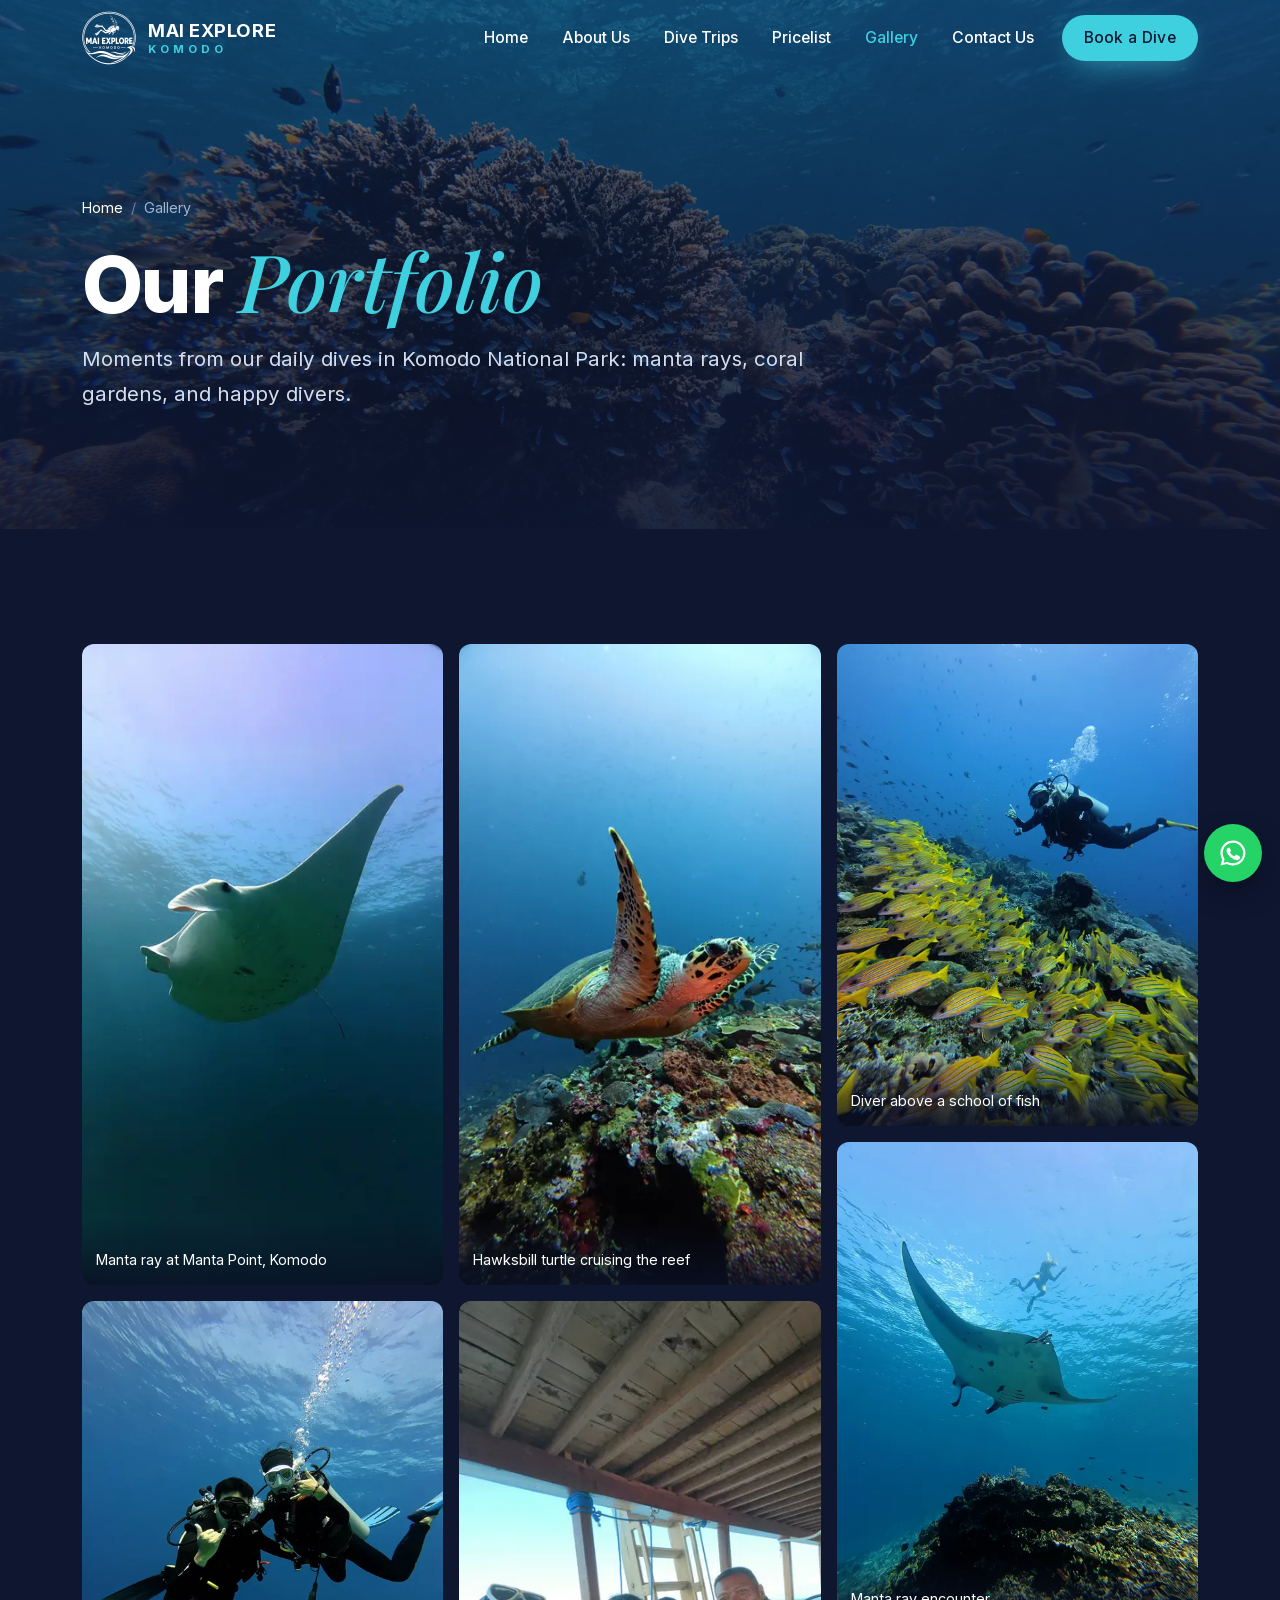
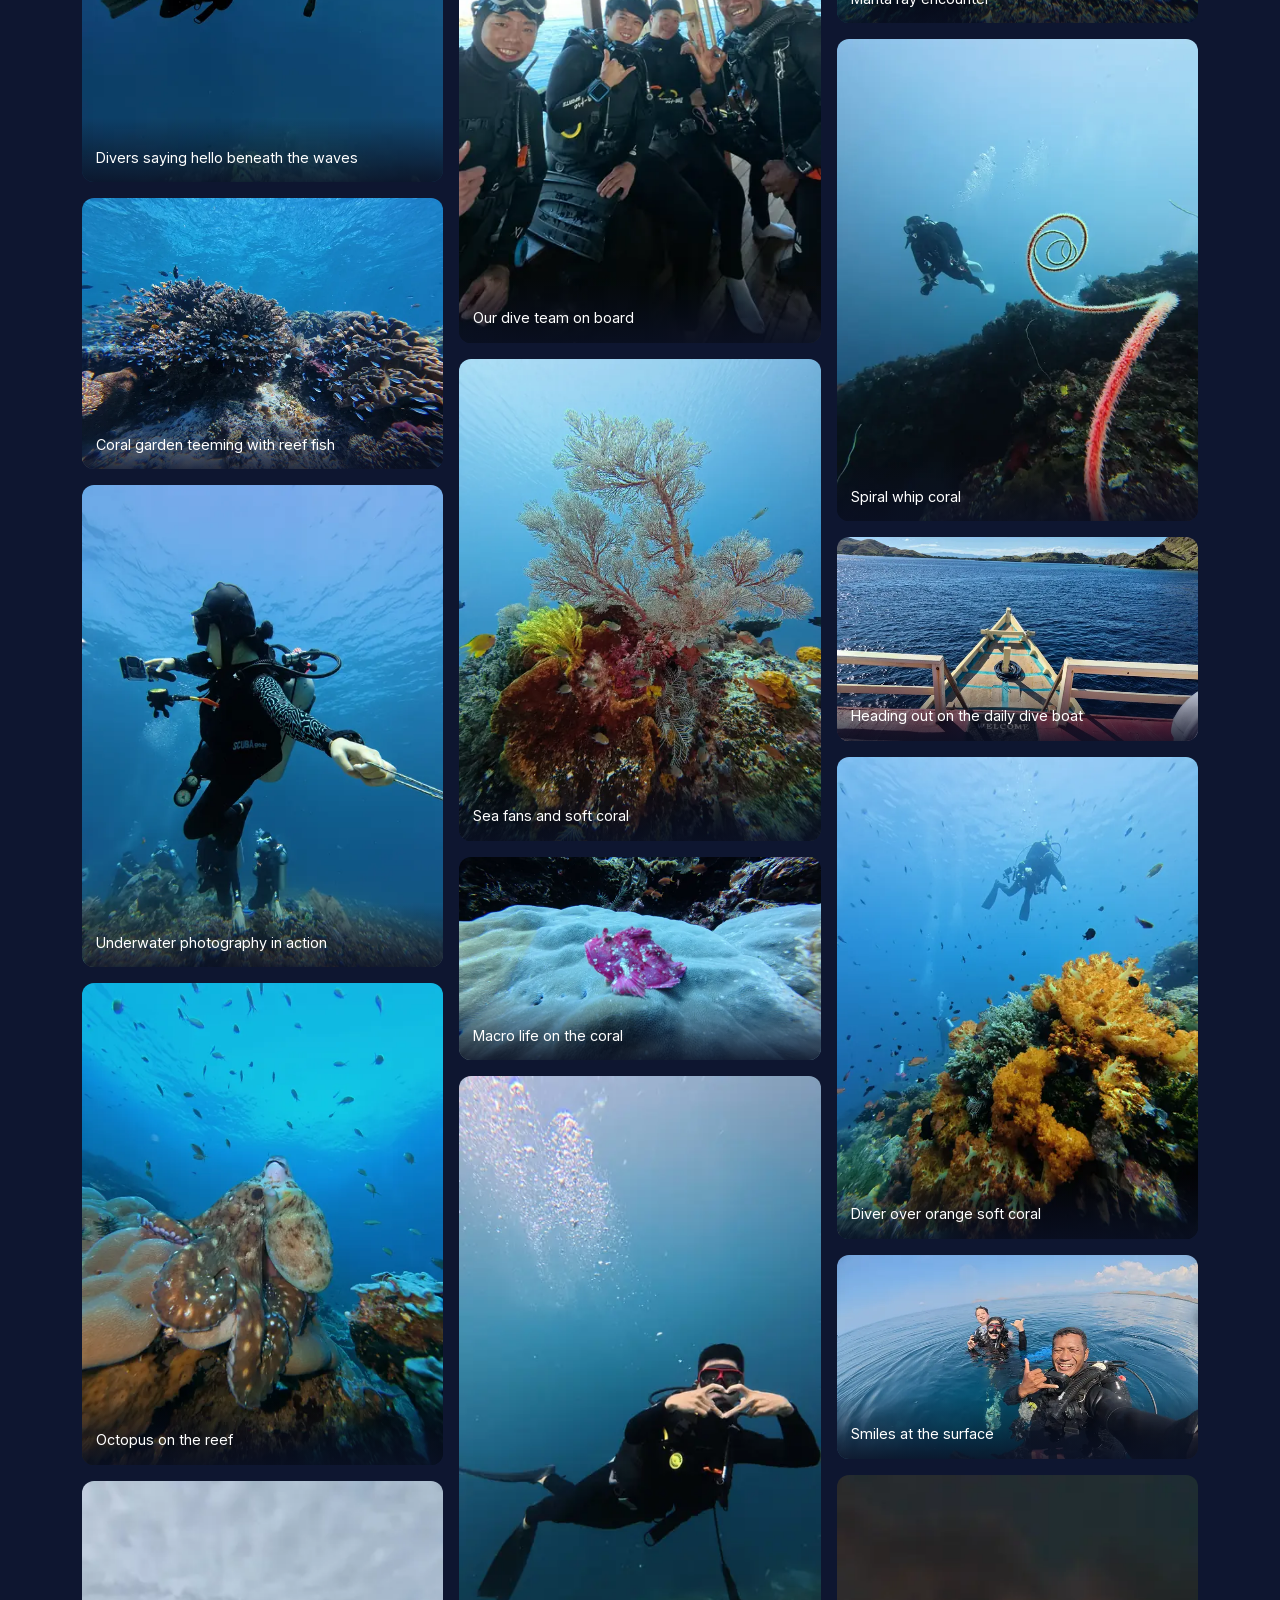
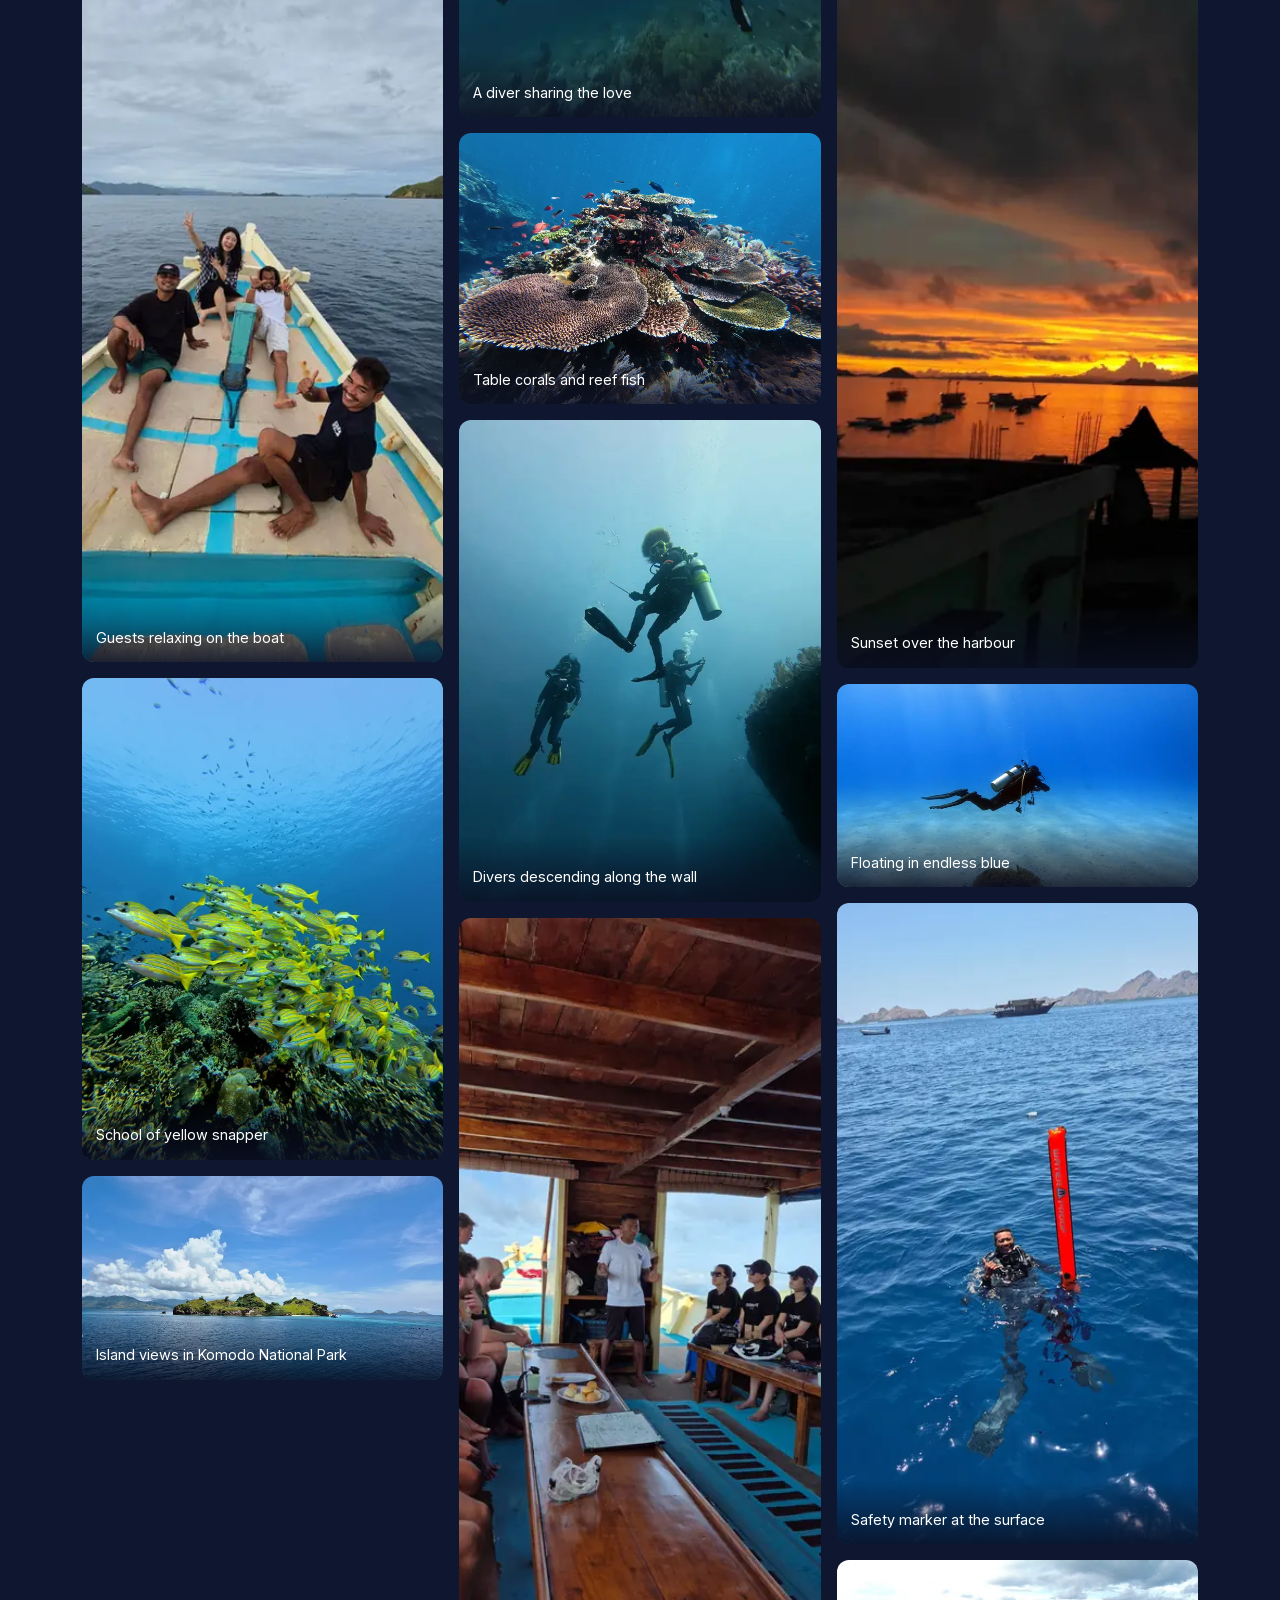
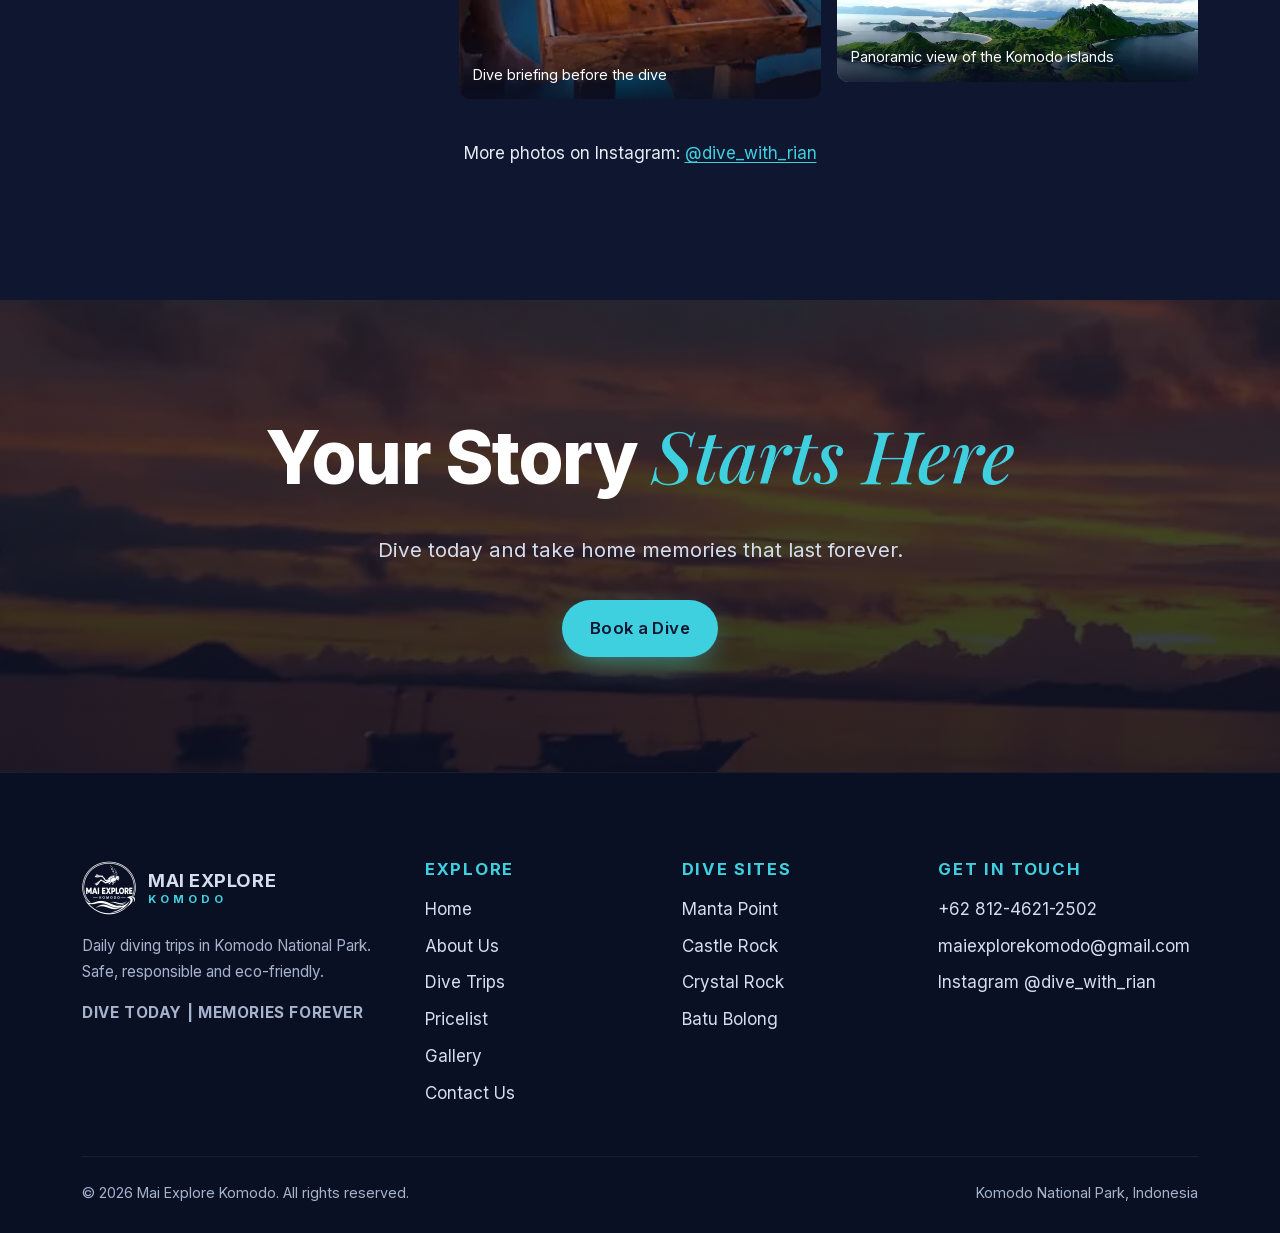
<file: gallery.html>
<!doctype html>
<html lang="en">
<head>
  <meta charset="utf-8">
  <meta name="viewport" content="width=device-width, initial-scale=1, viewport-fit=cover">
  <title>Gallery — Komodo Diving Photos | Mai Explore Komodo</title>
  <meta name="description" content="Photos from our daily dive trips in Komodo National Park: manta rays, turtles, coral gardens, schooling fish and happy divers.">
  <link rel="canonical" href="https://www.maiexplorekomodo.com/gallery">
  <meta name="robots" content="index, follow, max-image-preview:large">
  <meta name="theme-color" content="#0e1630">

  <meta property="og:type" content="website">
  <meta property="og:site_name" content="Mai Explore Komodo">
  <meta property="og:title" content="Gallery — Komodo Diving Photos | Mai Explore Komodo">
  <meta property="og:description" content="Photos from our daily dive trips in Komodo National Park: manta rays, turtles, coral gardens, schooling fish and happy divers.">
  <meta property="og:url" content="https://www.maiexplorekomodo.com/gallery">
  <meta property="og:image" content="https://www.maiexplorekomodo.com/assets/img/og-mai-explore-v2.jpg">
  <meta property="og:image:width" content="1200">
  <meta property="og:image:height" content="630">
  <meta property="og:locale" content="en_US">
  <meta name="twitter:card" content="summary_large_image">

  <link rel="icon" href="/favicon.ico" sizes="any">
  <link rel="icon" href="/assets/img/favicon-48-v2.png" type="image/png">
  <link rel="apple-touch-icon" href="/apple-touch-icon.png">
  <link rel="manifest" href="/site.webmanifest">

  <link rel="preload" href="/assets/fonts/inter-latin.woff2" as="font" type="font/woff2" crossorigin>
  <link rel="preload" href="/assets/img/coral-garden.webp" as="image" imagesrcset="/assets/img/coral-garden-sm.webp 720w, /assets/img/coral-garden.webp 1600w" imagesizes="100vw" fetchpriority="high">
  <link rel="stylesheet" href="/assets/css/style.css?v=3">
  <script>document.documentElement.classList.add("js")</script>
  <script type="application/ld+json">
  {
    "@context": "https://schema.org",
    "@graph": [
      {
        "@type": "WebPage",
        "@id": "https://www.maiexplorekomodo.com/gallery",
        "url": "https://www.maiexplorekomodo.com/gallery",
        "name": "Gallery — Komodo Diving Photos | Mai Explore Komodo",
        "description": "Photos from our daily dive trips in Komodo National Park: manta rays, turtles, coral gardens, schooling fish and happy divers.",
        "isPartOf": {
          "@id": "https://www.maiexplorekomodo.com/#website"
        },
        "about": {
          "@id": "https://www.maiexplorekomodo.com/#business"
        }
      },
      {
        "@type": "BreadcrumbList",
        "itemListElement": [
          {
            "@type": "ListItem",
            "position": 1,
            "name": "Home",
            "item": "https://www.maiexplorekomodo.com/"
          },
          {
            "@type": "ListItem",
            "position": 2,
            "name": "Gallery",
            "item": "https://www.maiexplorekomodo.com/gallery"
          }
        ]
      }
    ]
  }
  </script>
</head>
<body>
  <a class="skip-link" href="#main">Skip to content</a>

  <header class="site-header">
    <nav class="container nav" aria-label="Main">
      <a class="brand" href="/" aria-label="Mai Explore Komodo — home">
        <img src="/assets/img/logo-mai-explore-v2.png" alt="" width="54" height="54">
        <span>Mai Explore<small>KOMODO</small></span>
      </a>
      <button class="nav-toggle" type="button" aria-controls="nav-menu" aria-expanded="false" aria-label="Open menu">
        <svg viewBox="0 0 24 24" fill="none" stroke="currentColor" stroke-width="2" stroke-linecap="round" aria-hidden="true"><path d="M4 7h16M4 12h16M4 17h16"/></svg>
      </button>
      <ul class="nav-menu" id="nav-menu">
        <li><a href="/">Home</a></li>
        <li><a href="/about">About Us</a></li>
        <li><a href="/diving">Dive Trips</a></li>
        <li><a href="/pricelist">Pricelist</a></li>
        <li><a href="/gallery" aria-current="page">Gallery</a></li>
        <li><a href="/contact">Contact Us</a></li>
        <li><a class="btn btn--primary" href="https://wa.me/6281246212502" target="_blank" rel="noopener">Book a Dive</a></li>
      </ul>
    </nav>
  </header>

  <main id="main">
    <section class="page-hero" aria-labelledby="page-title">
      <div class="hero__media">
        <img src="/assets/img/coral-garden.webp"
             srcset="/assets/img/coral-garden-sm.webp 720w, /assets/img/coral-garden.webp 1600w"
             sizes="100vw" width="1600" height="1200" fetchpriority="high"
             alt="Colourful coral garden in Komodo National Park">
      </div>
      <div class="container">
        <ol class="breadcrumb"><li><a href="/">Home</a></li><li aria-current="page">Gallery</li></ol>
        <h1 id="page-title" class="display">Our <em>Portfolio</em></h1>
        <p class="lead">Moments from our daily dives in Komodo National Park: manta rays, coral gardens, and happy divers.</p>
      </div>
    </section>

    <section class="section" aria-label="Photo gallery">
      <div class="container">
        <div class="masonry">
          <figure><a href="/assets/img/manta-ray-komodo.webp" data-lightbox data-caption="Manta ray at Manta Point, Komodo"><img src="/assets/img/manta-ray-komodo-sm.webp" width="406" height="720" loading="lazy" alt="Manta ray at Manta Point, Komodo"></a><figcaption>Manta ray at Manta Point, Komodo</figcaption></figure>
          <figure><a href="/assets/img/divers-komodo-national-park.webp" data-lightbox data-caption="Divers saying hello beneath the waves"><img src="/assets/img/divers-komodo-national-park-sm.webp" width="540" height="720" loading="lazy" alt="Divers saying hello beneath the waves"></a><figcaption>Divers saying hello beneath the waves</figcaption></figure>
          <figure><a href="/assets/img/coral-garden.webp" data-lightbox data-caption="Coral garden teeming with reef fish"><img src="/assets/img/coral-garden-sm.webp" width="720" height="540" loading="lazy" alt="Coral garden teeming with reef fish"></a><figcaption>Coral garden teeming with reef fish</figcaption></figure>
          <figure><a href="/assets/img/diver-underwater-camera.webp" data-lightbox data-caption="Underwater photography in action"><img src="/assets/img/diver-underwater-camera-sm.webp" width="540" height="720" loading="lazy" alt="Underwater photography in action"></a><figcaption>Underwater photography in action</figcaption></figure>
          <figure><a href="/assets/img/octopus-coral-reef.webp" data-lightbox data-caption="Octopus on the reef"><img src="/assets/img/octopus-coral-reef-sm.webp" width="540" height="720" loading="lazy" alt="Octopus on the reef"></a><figcaption>Octopus on the reef</figcaption></figure>
          <figure><a href="/assets/img/guests-on-boat.webp" data-lightbox data-caption="Guests relaxing on the boat"><img src="/assets/img/guests-on-boat-sm.webp" width="333" height="720" loading="lazy" alt="Guests relaxing on the boat"></a><figcaption>Guests relaxing on the boat</figcaption></figure>
          <figure><a href="/assets/img/yellow-snapper-school.webp" data-lightbox data-caption="School of yellow snapper"><img src="/assets/img/yellow-snapper-school-sm.webp" width="540" height="720" loading="lazy" alt="School of yellow snapper"></a><figcaption>School of yellow snapper</figcaption></figure>
          <figure><a href="/assets/img/komodo-island-seascape.webp" data-lightbox data-caption="Island views in Komodo National Park"><img src="/assets/img/komodo-island-seascape-sm.webp" width="720" height="406" loading="lazy" alt="Island views in Komodo National Park"></a><figcaption>Island views in Komodo National Park</figcaption></figure>
          <figure><a href="/assets/img/hawksbill-turtle.webp" data-lightbox data-caption="Hawksbill turtle cruising the reef"><img src="/assets/img/hawksbill-turtle-sm.webp" width="406" height="720" loading="lazy" alt="Hawksbill turtle cruising the reef"></a><figcaption>Hawksbill turtle cruising the reef</figcaption></figure>
          <figure><a href="/assets/img/dive-team-on-boat.webp" data-lightbox data-caption="Our dive team on board"><img src="/assets/img/dive-team-on-boat-sm.webp" width="405" height="720" loading="lazy" alt="Our dive team on board"></a><figcaption>Our dive team on board</figcaption></figure>
          <figure><a href="/assets/img/sea-fan-soft-coral.webp" data-lightbox data-caption="Sea fans and soft coral"><img src="/assets/img/sea-fan-soft-coral-sm.webp" width="540" height="720" loading="lazy" alt="Sea fans and soft coral"></a><figcaption>Sea fans and soft coral</figcaption></figure>
          <figure><a href="/assets/img/macro-critter-coral.webp" data-lightbox data-caption="Macro life on the coral"><img src="/assets/img/macro-critter-coral-sm.webp" width="720" height="406" loading="lazy" alt="Macro life on the coral"></a><figcaption>Macro life on the coral</figcaption></figure>
          <figure><a href="/assets/img/diver-heart-hands.webp" data-lightbox data-caption="A diver sharing the love"><img src="/assets/img/diver-heart-hands-sm.webp" width="406" height="720" loading="lazy" alt="A diver sharing the love"></a><figcaption>A diver sharing the love</figcaption></figure>
          <figure><a href="/assets/img/table-coral-reef.webp" data-lightbox data-caption="Table corals and reef fish"><img src="/assets/img/table-coral-reef-sm.webp" width="720" height="540" loading="lazy" alt="Table corals and reef fish"></a><figcaption>Table corals and reef fish</figcaption></figure>
          <figure><a href="/assets/img/divers-descending.webp" data-lightbox data-caption="Divers descending along the wall"><img src="/assets/img/divers-descending-sm.webp" width="540" height="720" loading="lazy" alt="Divers descending along the wall"></a><figcaption>Divers descending along the wall</figcaption></figure>
          <figure><a href="/assets/img/dive-briefing.webp" data-lightbox data-caption="Dive briefing before the dive"><img src="/assets/img/dive-briefing-sm.webp" width="333" height="720" loading="lazy" alt="Dive briefing before the dive"></a><figcaption>Dive briefing before the dive</figcaption></figure>
          <figure><a href="/assets/img/diver-fish-school-reef.webp" data-lightbox data-caption="Diver above a school of fish"><img src="/assets/img/diver-fish-school-reef-sm.webp" width="540" height="720" loading="lazy" alt="Diver above a school of fish"></a><figcaption>Diver above a school of fish</figcaption></figure>
          <figure><a href="/assets/img/manta-ray-diver.webp" data-lightbox data-caption="Manta ray encounter"><img src="/assets/img/manta-ray-diver-sm.webp" width="540" height="720" loading="lazy" alt="Manta ray encounter"></a><figcaption>Manta ray encounter</figcaption></figure>
          <figure><a href="/assets/img/diver-whip-coral.webp" data-lightbox data-caption="Spiral whip coral"><img src="/assets/img/diver-whip-coral-sm.webp" width="540" height="720" loading="lazy" alt="Spiral whip coral"></a><figcaption>Spiral whip coral</figcaption></figure>
          <figure><a href="/assets/img/daily-dive-boat.webp" data-lightbox data-caption="Heading out on the daily dive boat"><img src="/assets/img/daily-dive-boat-sm.webp" width="720" height="406" loading="lazy" alt="Heading out on the daily dive boat"></a><figcaption>Heading out on the daily dive boat</figcaption></figure>
          <figure><a href="/assets/img/diver-orange-coral.webp" data-lightbox data-caption="Diver over orange soft coral"><img src="/assets/img/diver-orange-coral-sm.webp" width="540" height="720" loading="lazy" alt="Diver over orange soft coral"></a><figcaption>Diver over orange soft coral</figcaption></figure>
          <figure><a href="/assets/img/divers-surface-selfie.webp" data-lightbox data-caption="Smiles at the surface"><img src="/assets/img/divers-surface-selfie-sm.webp" width="720" height="407" loading="lazy" alt="Smiles at the surface"></a><figcaption>Smiles at the surface</figcaption></figure>
          <figure><a href="/assets/img/sunset-harbour.webp" data-lightbox data-caption="Sunset over the harbour"><img src="/assets/img/sunset-harbour-sm.webp" width="328" height="720" loading="lazy" alt="Sunset over the harbour"></a><figcaption>Sunset over the harbour</figcaption></figure>
          <figure><a href="/assets/img/diver-blue-water.webp" data-lightbox data-caption="Floating in endless blue"><img src="/assets/img/diver-blue-water-sm.webp" width="720" height="405" loading="lazy" alt="Floating in endless blue"></a><figcaption>Floating in endless blue</figcaption></figure>
          <figure><a href="/assets/img/diver-safety-marker.webp" data-lightbox data-caption="Safety marker at the surface"><img src="/assets/img/diver-safety-marker-sm.webp" width="381" height="676" loading="lazy" alt="Safety marker at the surface"></a><figcaption>Safety marker at the surface</figcaption></figure>
          <figure><a href="/assets/img/padar-island-panorama.webp" data-lightbox data-caption="Panoramic view of the Komodo islands"><img src="/assets/img/padar-island-panorama-sm.webp" width="720" height="242" loading="lazy" alt="Panoramic view of the Komodo islands"></a><figcaption>Panoramic view of the Komodo islands</figcaption></figure>
        </div>
        <p style="text-align:center;margin-top:40px">More photos on Instagram: <a href="https://www.instagram.com/dive_with_rian/" target="_blank" rel="noopener">@dive_with_rian</a></p>
      </div>
    </section>

    <section class="section cta" aria-labelledby="cta-title">
      <div class="hero__media"><img src="/assets/img/sunset-harbour.webp" width="729" height="1600" loading="lazy" alt=""></div>
      <div class="container reveal">
        <h2 id="cta-title" class="display">Your Story <em>Starts Here</em></h2>
        <p class="lead">Dive today and take home memories that last forever.</p>
        <div class="btn-row">
          <a class="btn btn--primary" href="https://wa.me/6281246212502" target="_blank" rel="noopener">Book a Dive</a>
        </div>
      </div>
    </section>
  </main>

  <footer class="site-footer">
    <div class="container">
      <div class="footer-grid">
        <div>
          <a class="brand" href="/" aria-label="Mai Explore Komodo — home">
            <img src="/assets/img/logo-mai-explore-v2.png" alt="" width="54" height="54" loading="lazy">
            <span>Mai Explore<small>KOMODO</small></span>
          </a>
          <p style="margin-top:18px">Daily diving trips in Komodo National Park. Safe, responsible and eco-friendly.</p>
          <p class="tagline">Dive Today | Memories Forever</p>
        </div>
        <div>
          <h2>Explore</h2>
          <ul>
            <li><a href="/">Home</a></li>
            <li><a href="/about">About Us</a></li>
            <li><a href="/diving">Dive Trips</a></li>
            <li><a href="/pricelist">Pricelist</a></li>
            <li><a href="/gallery">Gallery</a></li>
            <li><a href="/contact">Contact Us</a></li>
          </ul>
        </div>
        <div>
          <h2>Dive Sites</h2>
          <ul>
            <li><a href="/diving#spots">Manta Point</a></li>
            <li><a href="/diving#spots">Castle Rock</a></li>
            <li><a href="/diving#spots">Crystal Rock</a></li>
            <li><a href="/diving#spots">Batu Bolong</a></li>
          </ul>
        </div>
        <div>
          <h2>Get in Touch</h2>
          <ul>
            <li><a href="https://wa.me/6281246212502" target="_blank" rel="noopener">+62 812-4621-2502</a></li>
            <li><a href="mailto:maiexplorekomodo@gmail.com">maiexplorekomodo@gmail.com</a></li>
            <li><a href="https://www.instagram.com/dive_with_rian/" target="_blank" rel="noopener">Instagram @dive_with_rian</a></li>
          </ul>
        </div>
      </div>
      <div class="footer-bottom">
        <span>© <span id="year">2026</span> Mai Explore Komodo. All rights reserved.</span>
        <span>Komodo National Park, Indonesia</span>
      </div>
    </div>
  </footer>

  <a class="wa-float" href="https://wa.me/6281246212502" target="_blank" rel="noopener" aria-label="Chat with Mai Explore on WhatsApp">
    <svg viewBox="0 0 24 24" fill="currentColor" aria-hidden="true"><path d="M12 2a10 10 0 0 0-8.6 15.1L2 22l5-1.3A10 10 0 1 0 12 2Zm0 18.2a8.2 8.2 0 0 1-4.2-1.1l-.3-.2-3 .8.8-2.9-.2-.3A8.2 8.2 0 1 1 12 20.2Zm4.5-6.1c-.2-.1-1.5-.7-1.7-.8-.2-.1-.4-.1-.6.1l-.8 1c-.1.2-.3.2-.5.1a6.7 6.7 0 0 1-3.3-2.9c-.2-.4.2-.4.7-1.3.1-.2 0-.3 0-.4l-.8-1.8c-.2-.5-.4-.4-.6-.4h-.5a1 1 0 0 0-.7.3 3 3 0 0 0-.9 2.2 5.2 5.2 0 0 0 1.1 2.8 11.9 11.9 0 0 0 4.6 4c1.7.7 2.4.8 3.2.7a2.8 2.8 0 0 0 1.8-1.3 2.3 2.3 0 0 0 .2-1.3c-.1-.1-.2-.2-.5-.3Z"/></svg>
  </a>

  <script src="/assets/js/main.js" defer></script>
</body>
</html>
</file>
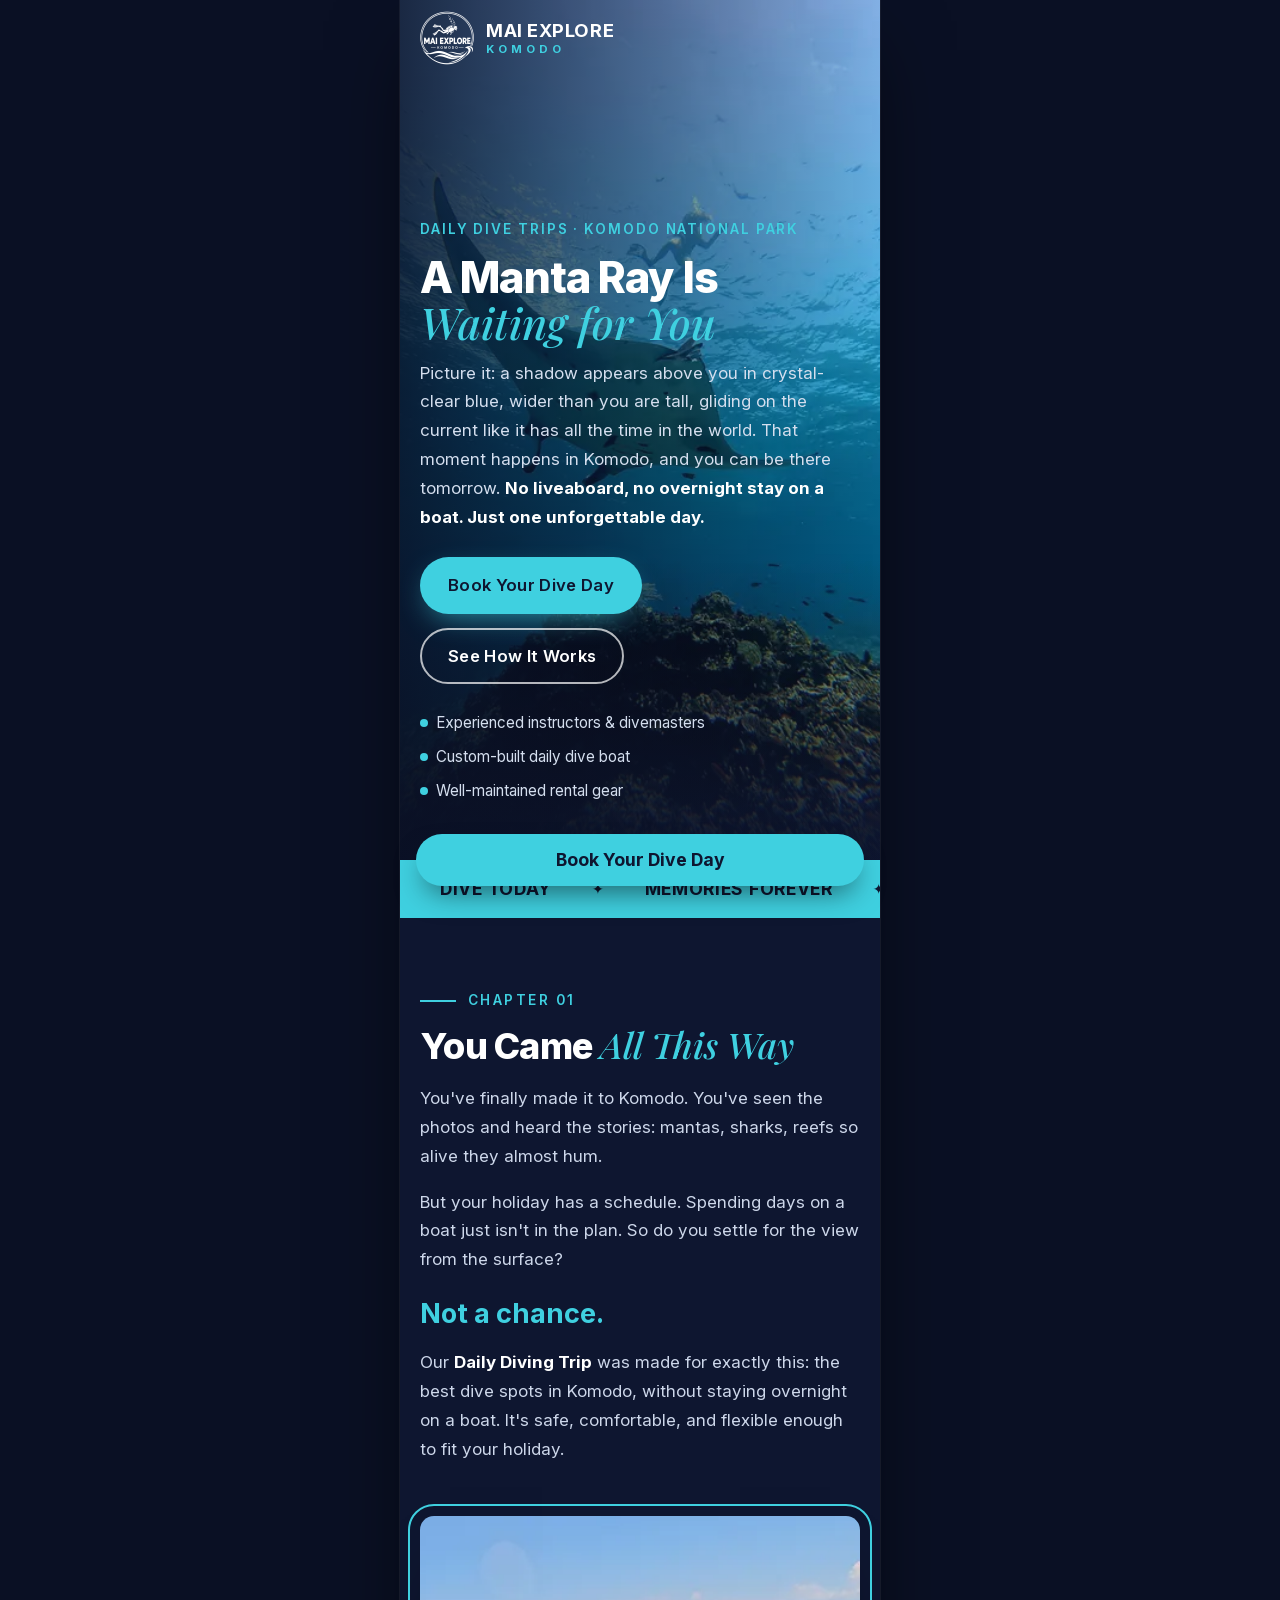
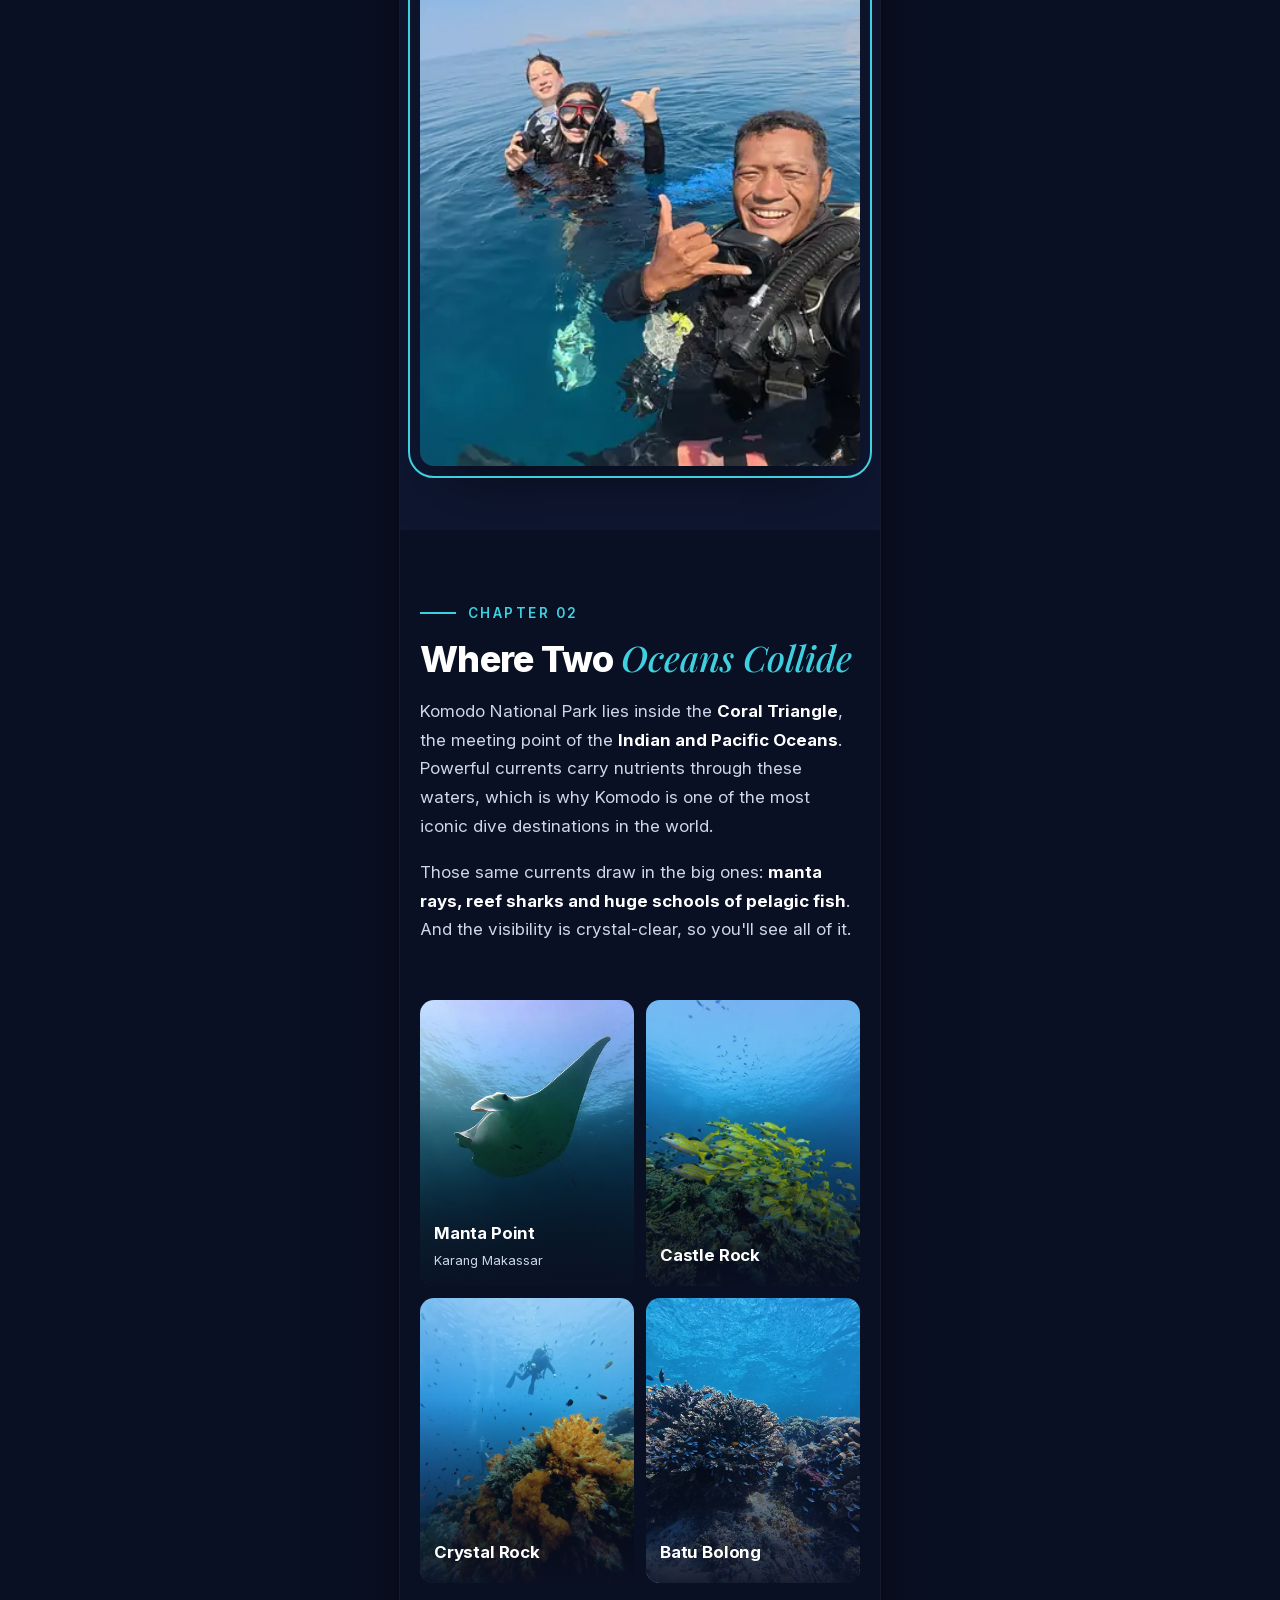
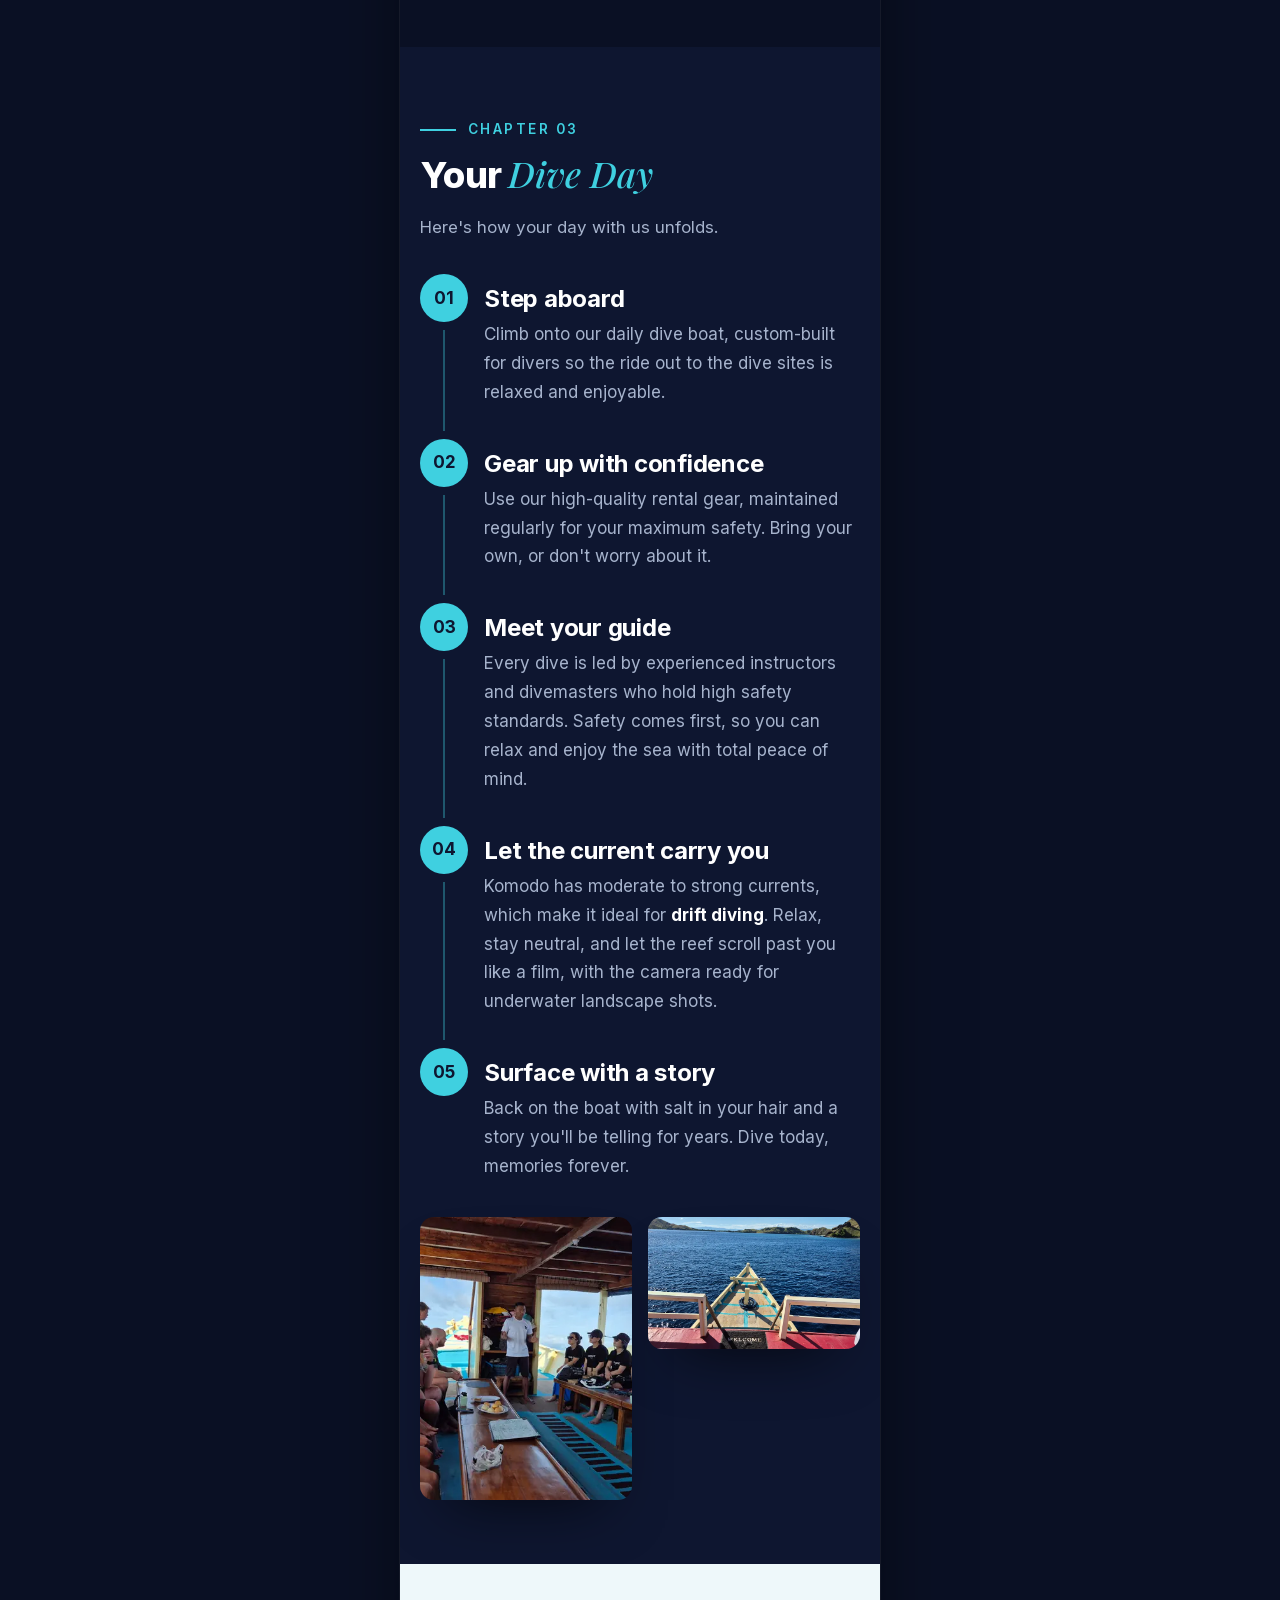
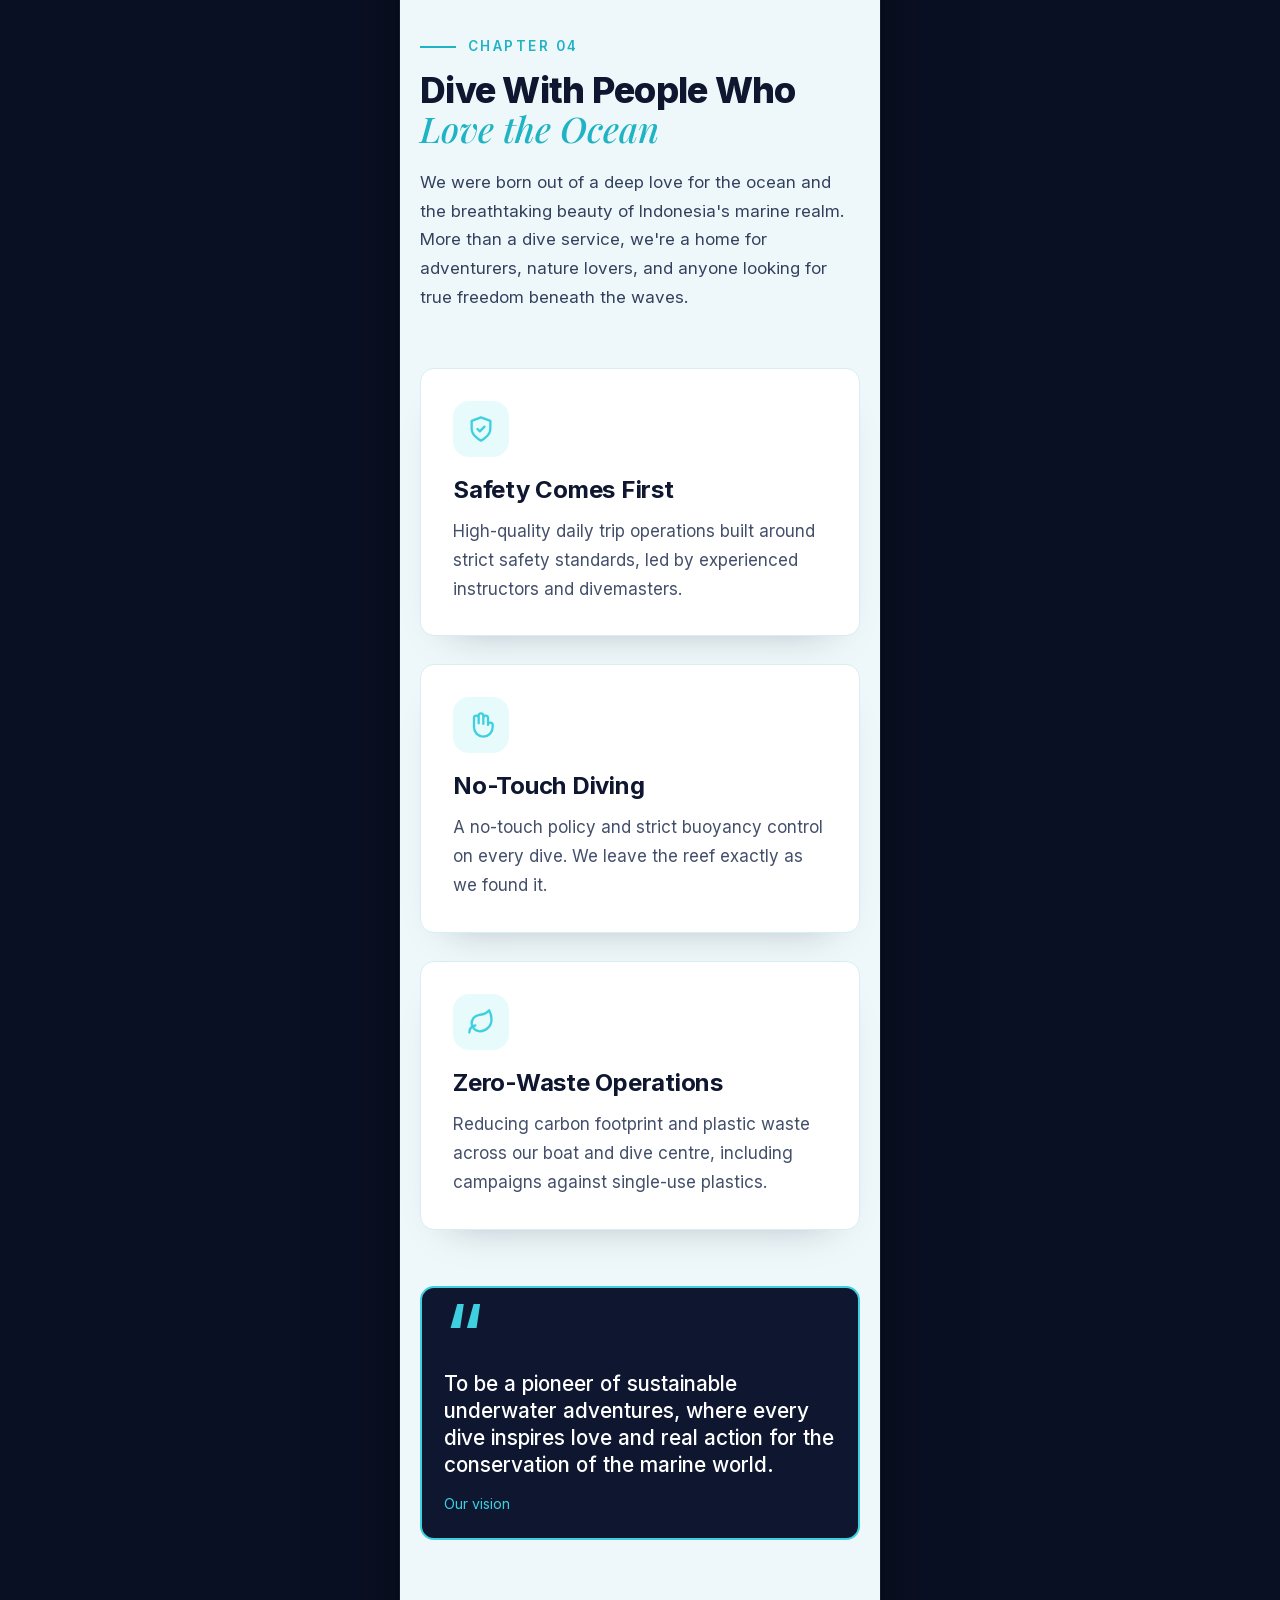
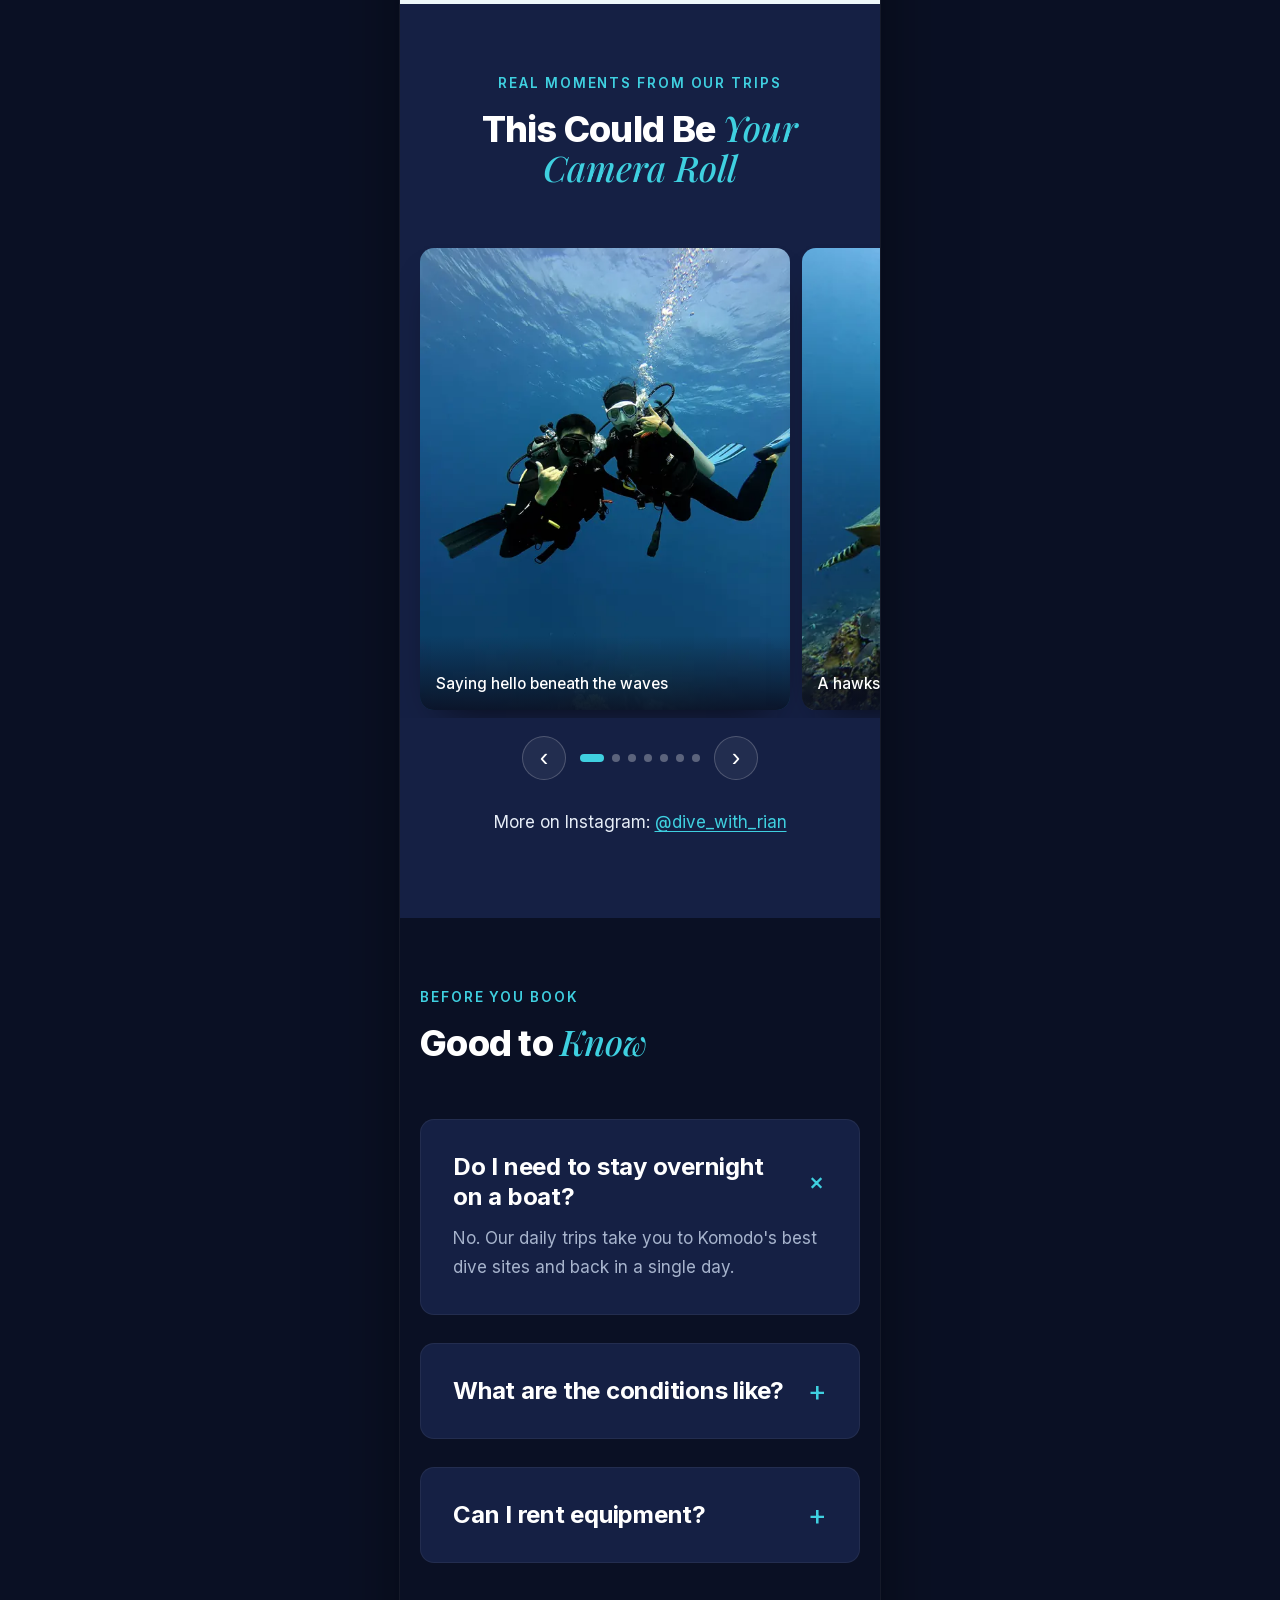
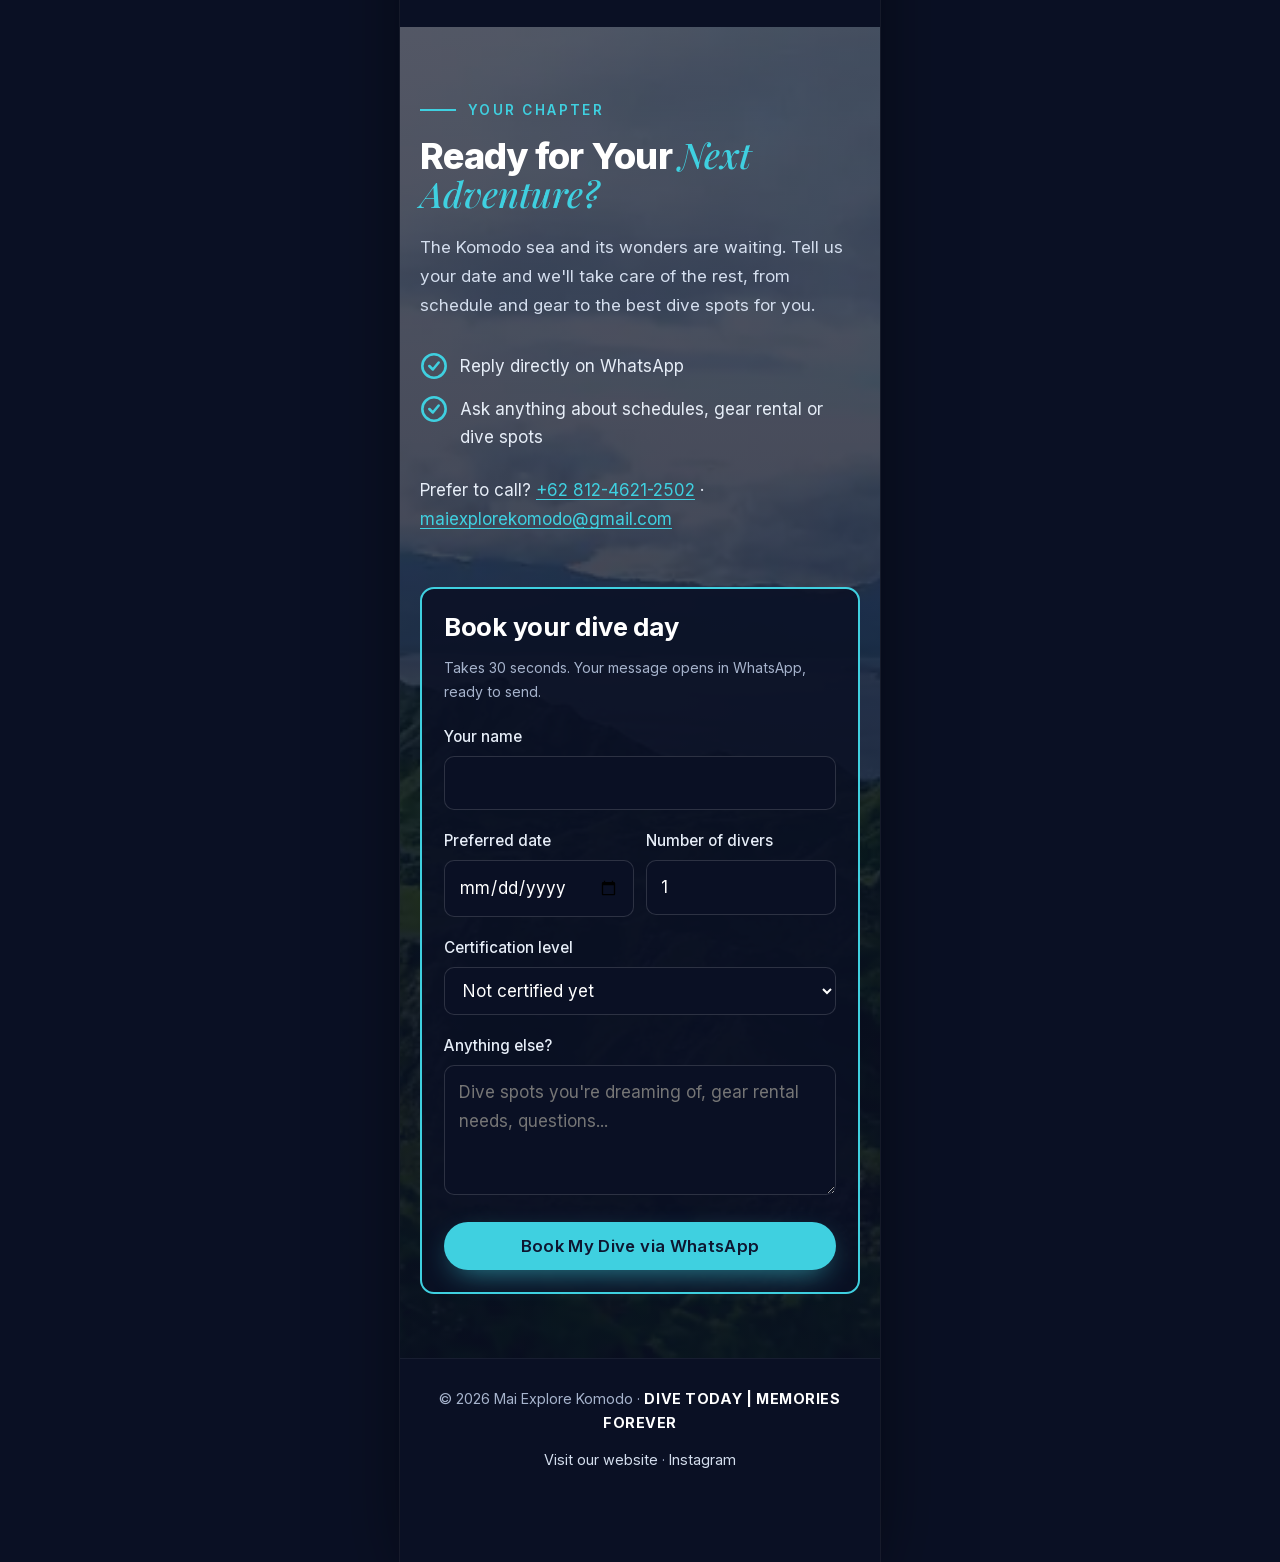
<file: lp.html>
<!doctype html>
<html lang="en">
<head>
  <meta charset="utf-8">
  <meta name="viewport" content="width=device-width, initial-scale=1, viewport-fit=cover">
  <title>Dive Komodo in a Day — Book Your Daily Dive Trip | Mai Explore Komodo</title>
  <meta name="description" content="Swim with manta rays and drift through the Coral Triangle — and be back on land by evening. Book a safe, eco-friendly daily dive trip in Komodo National Park with Mai Explore.">
  <link rel="canonical" href="https://www.maiexplorekomodo.com/lp">
  <meta name="robots" content="index, follow, max-image-preview:large">
  <meta name="theme-color" content="#0e1630">

  <meta property="og:type" content="website">
  <meta property="og:site_name" content="Mai Explore Komodo">
  <meta property="og:title" content="Dive Komodo in a Day — Mai Explore Komodo">
  <meta property="og:description" content="Manta rays, reef sharks and crystal-clear drift dives in Komodo National Park — no overnight boat stay needed. Dive today, memories forever.">
  <meta property="og:url" content="https://www.maiexplorekomodo.com/lp">
  <meta property="og:image" content="https://www.maiexplorekomodo.com/assets/img/og-mai-explore-v2.jpg">
  <meta property="og:image:width" content="1200">
  <meta property="og:image:height" content="630">
  <meta property="og:locale" content="en_US">
  <meta name="twitter:card" content="summary_large_image">

  <link rel="icon" href="/favicon.ico" sizes="any">
  <link rel="icon" href="/assets/img/favicon-48-v2.png" type="image/png">
  <link rel="apple-touch-icon" href="/apple-touch-icon.png">
  <link rel="manifest" href="/site.webmanifest">

  <link rel="preload" href="/assets/fonts/inter-latin.woff2" as="font" type="font/woff2" crossorigin>
  <link rel="preload" href="/assets/img/manta-ray-diver.webp" as="image" imagesrcset="/assets/img/manta-ray-diver-sm.webp 720w, /assets/img/manta-ray-diver.webp 1600w" imagesizes="(min-width: 480px) 480px, 100vw" fetchpriority="high">
  <link rel="stylesheet" href="/assets/css/style.css?v=3">
  <!-- ===== TRACKING PIXELS: paste your IDs between the quotes (leave "" to turn a pixel off) ===== -->
  <script>
    window.MAI_TRACKING = {
      metaPixelId:   "",  // Meta (Facebook/Instagram) Pixel ID, e.g. "123456789012345"
      tiktokPixelId: "",  // TikTok Pixel ID, e.g. "CABCDE12345FGHIJ6789"
      ga4Id:         ""   // Google Analytics 4 Measurement ID, e.g. "G-ABC123XYZ"
    };
  </script>
  <script src="/assets/js/tracking.js" defer></script>
  <!-- ===== /TRACKING PIXELS ===== -->
  <script>document.documentElement.classList.add("js")</script>
  <script type="application/ld+json">
  {
    "@context": "https://schema.org",
    "@graph": [
      {
        "@type": "WebPage",
        "@id": "https://www.maiexplorekomodo.com/lp",
        "url": "https://www.maiexplorekomodo.com/lp",
        "name": "Dive Komodo in a Day — Book Your Daily Dive Trip | Mai Explore Komodo",
        "isPartOf": { "@id": "https://www.maiexplorekomodo.com/#website" },
        "about": { "@id": "https://www.maiexplorekomodo.com/#business" }
      },
      {
        "@type": "TouristTrip",
        "name": "Daily Diving Trip — Komodo National Park",
        "description": "Daily underwater exploration at Komodo's best dive sites without staying overnight on a boat, guided by experienced instructors and divemasters.",
        "touristType": ["Scuba divers", "Adventure travellers", "Nature lovers"],
        "itinerary": {
          "@type": "ItemList",
          "itemListElement": [
            { "@type": "ListItem", "position": 1, "item": { "@type": "Place", "name": "Manta Point (Karang Makassar)" } },
            { "@type": "ListItem", "position": 2, "item": { "@type": "Place", "name": "Castle Rock" } },
            { "@type": "ListItem", "position": 3, "item": { "@type": "Place", "name": "Crystal Rock" } },
            { "@type": "ListItem", "position": 4, "item": { "@type": "Place", "name": "Batu Bolong" } }
          ]
        },
        "provider": { "@id": "https://www.maiexplorekomodo.com/#business" }
      }
    ]
  }
  </script>
</head>
<body class="lp">
  <a class="skip-link" href="#main">Skip to content</a>

  <div class="lp-shell">
  <header class="site-header">
    <nav class="container nav" aria-label="Main">
      <a class="brand" href="/" aria-label="Mai Explore Komodo — home">
        <img src="/assets/img/logo-mai-explore-v2.png" alt="" width="54" height="54">
        <span>Mai Explore<small>KOMODO</small></span>
      </a>
      <a class="btn btn--primary lp-header-cta" href="#book" data-track="InitiateCheckout" data-track-once>Book Your Dive</a>
    </nav>
  </header>

  <main id="main">
    <!-- HOOK -->
    <section class="hero lp-hero" aria-labelledby="hero-title">
      <div class="hero__media">
        <img src="/assets/img/manta-ray-diver.webp"
             srcset="/assets/img/manta-ray-diver-sm.webp 720w, /assets/img/manta-ray-diver.webp 1600w"
             sizes="(min-width: 480px) 480px, 100vw" width="1200" height="1600" fetchpriority="high"
             alt="A manta ray glides above a diver in Komodo National Park">
      </div>
      <div class="container">
        <div class="hero__content">
          <span class="eyebrow">Daily Dive Trips · Komodo National Park</span>
          <h1 id="hero-title" class="display">A Manta Ray Is <em>Waiting for You</em></h1>
          <p class="lead">Picture it: a shadow appears above you in crystal-clear blue, wider than you are tall, gliding on the current like it has all the time in the world. That moment happens in Komodo, and you can be there tomorrow. <strong style="color:#fff">No liveaboard, no overnight stay on a boat. Just one unforgettable day.</strong></p>
          <div class="btn-row">
            <a class="btn btn--primary" href="#book" data-track="InitiateCheckout" data-track-once>Book Your Dive Day</a>
            <a class="btn btn--ghost" href="#story">See How It Works</a>
          </div>
          <ul class="hero__facts">
            <li>Experienced instructors &amp; divemasters</li>
            <li>Custom-built daily dive boat</li>
            <li>Well-maintained rental gear</li>
          </ul>
        </div>
      </div>
    </section>

    <div class="band" aria-hidden="true">
      <div class="band__track">
        <span>Dive Today</span><span>Memories Forever</span><span>Manta Point</span><span>Castle Rock</span><span>Crystal Rock</span><span>Batu Bolong</span>
        <span>Dive Today</span><span>Memories Forever</span><span>Manta Point</span><span>Castle Rock</span><span>Crystal Rock</span><span>Batu Bolong</span>
      </div>
    </div>

    <!-- CHAPTER 1: THE DILEMMA -->
    <section class="section" id="story" aria-labelledby="ch1-title">
      <div class="container split">
        <div class="reveal">
          <span class="chapter">Chapter 01</span>
          <h2 id="ch1-title" class="display">You Came <em>All This Way</em></h2>
          <div class="story">
            <p>You've finally made it to Komodo. You've seen the photos and heard the stories: mantas, sharks, reefs so alive they almost hum.</p>
            <p>But your holiday has a schedule. Spending days on a boat just isn't in the plan. So do you settle for the view from the surface?</p>
            <p class="story__turn">Not a chance.</p>
            <p>Our <strong>Daily Diving Trip</strong> was made for exactly this: the best dive spots in Komodo, without staying overnight on a boat. It's safe, comfortable, and flexible enough to fit your holiday.</p>
          </div>
        </div>
        <div class="frame frame--outline reveal" style="aspect-ratio:4/5">
          <img src="/assets/img/divers-surface-selfie.webp" width="800" height="452" loading="lazy" alt="Divers smiling at the surface in Komodo after a dive">
        </div>
      </div>
    </section>

    <!-- CHAPTER 2: THE PLACE -->
    <section class="section section--deep" aria-labelledby="ch2-title">
      <div class="container">
        <div class="section-head reveal">
          <span class="chapter">Chapter 02</span>
          <h2 id="ch2-title" class="display">Where Two <em>Oceans Collide</em></h2>
          <div class="story">
            <p>Komodo National Park lies inside the <strong>Coral Triangle</strong>, the meeting point of the <strong>Indian and Pacific Oceans</strong>. Powerful currents carry nutrients through these waters, which is why Komodo is one of the most iconic dive destinations in the world.</p>
            <p>Those same currents draw in the big ones: <strong>manta rays, reef sharks and huge schools of pelagic fish</strong>. And the visibility is crystal-clear, so you'll see all of it.</p>
          </div>
        </div>
        <div class="grid grid--4">
          <article class="spot reveal">
            <img src="/assets/img/manta-ray-komodo-sm.webp" width="406" height="720" loading="lazy" alt="Manta ray at Manta Point, Komodo">
            <div class="spot__body"><h3>Manta Point</h3><p>Karang Makassar</p></div>
          </article>
          <article class="spot reveal">
            <img src="/assets/img/yellow-snapper-school-sm.webp" width="540" height="720" loading="lazy" alt="School of fish at Castle Rock">
            <div class="spot__body"><h3>Castle Rock</h3></div>
          </article>
          <article class="spot reveal">
            <img src="/assets/img/diver-orange-coral-sm.webp" width="540" height="720" loading="lazy" alt="Diver over coral at Crystal Rock">
            <div class="spot__body"><h3>Crystal Rock</h3></div>
          </article>
          <article class="spot reveal">
            <img src="/assets/img/coral-garden-sm.webp" width="720" height="540" loading="lazy" alt="Coral reef at Batu Bolong">
            <div class="spot__body"><h3>Batu Bolong</h3></div>
          </article>
        </div>
      </div>
    </section>

    <!-- CHAPTER 3: YOUR DAY -->
    <section class="section" aria-labelledby="ch3-title">
      <div class="container split split--wide-text" style="align-items:start">
        <div>
          <div class="reveal">
            <span class="chapter">Chapter 03</span>
            <h2 id="ch3-title" class="display">Your <em>Dive Day</em></h2>
            <p class="lead">Here's how your day with us unfolds.</p>
          </div>
          <ol class="timeline">
            <li class="reveal">
              <h3>Step aboard</h3>
              <p>Climb onto our daily dive boat, custom-built for divers so the ride out to the dive sites is relaxed and enjoyable.</p>
            </li>
            <li class="reveal">
              <h3>Gear up with confidence</h3>
              <p>Use our high-quality rental gear, maintained regularly for your maximum safety. Bring your own, or don't worry about it.</p>
            </li>
            <li class="reveal">
              <h3>Meet your guide</h3>
              <p>Every dive is led by experienced instructors and divemasters who hold high safety standards. Safety comes first, so you can relax and enjoy the sea with total peace of mind.</p>
            </li>
            <li class="reveal">
              <h3>Let the current carry you</h3>
              <p>Komodo has moderate to strong currents, which make it ideal for <strong>drift diving</strong>. Relax, stay neutral, and let the reef scroll past you like a film, with the camera ready for underwater landscape shots.</p>
            </li>
            <li class="reveal">
              <h3>Surface with a story</h3>
              <p>Back on the boat with salt in your hair and a story you'll be telling for years. Dive today, memories forever.</p>
            </li>
          </ol>
        </div>
        <div class="lp-sticky-photos">
          <div class="frame reveal" style="aspect-ratio:3/4"><img src="/assets/img/dive-briefing-sm.webp" width="333" height="720" loading="lazy" alt="Dive briefing on the Mai Explore boat"></div>
          <div class="frame reveal" style="aspect-ratio:16/10"><img src="/assets/img/daily-dive-boat.webp" width="800" height="451" loading="lazy" alt="Mai Explore daily dive boat heading out"></div>
        </div>
      </div>
    </section>

    <!-- CHAPTER 4: WHY US -->
    <section class="section section--foam" aria-labelledby="ch4-title">
      <div class="container">
        <div class="section-head reveal">
          <span class="chapter">Chapter 04</span>
          <h2 id="ch4-title" class="display">Dive With People Who <em>Love the Ocean</em></h2>
          <p class="lead">We were born out of a deep love for the ocean and the breathtaking beauty of Indonesia's marine realm. More than a dive service, we're a home for adventurers, nature lovers, and anyone looking for true freedom beneath the waves.</p>
        </div>
        <div class="grid grid--3">
          <article class="card reveal">
            <div class="icon-badge"><svg viewBox="0 0 24 24" fill="none" stroke="currentColor" stroke-width="2" stroke-linecap="round" stroke-linejoin="round" aria-hidden="true"><path d="M12 22s8-4 8-10V5l-8-3-8 3v7c0 6 8 10 8 10Z"/><path d="m9 12 2 2 4-4"/></svg></div>
            <h3>Safety Comes First</h3>
            <p>High-quality daily trip operations built around strict safety standards, led by experienced instructors and divemasters.</p>
          </article>
          <article class="card reveal">
            <div class="icon-badge"><svg viewBox="0 0 24 24" fill="none" stroke="currentColor" stroke-width="2" stroke-linecap="round" stroke-linejoin="round" aria-hidden="true"><path d="M18 11V6a2 2 0 0 0-4 0v5M14 10V4a2 2 0 0 0-4 0v6M10 10.5V6a2 2 0 0 0-4 0v8a8 8 0 0 0 16 0v-2a2 2 0 0 0-4 0"/></svg></div>
            <h3>No-Touch Diving</h3>
            <p>A no-touch policy and strict buoyancy control on every dive. We leave the reef exactly as we found it.</p>
          </article>
          <article class="card reveal">
            <div class="icon-badge"><svg viewBox="0 0 24 24" fill="none" stroke="currentColor" stroke-width="2" stroke-linecap="round" stroke-linejoin="round" aria-hidden="true"><path d="M11 20A7 7 0 0 1 9.8 6.1C15.5 5 17 4.5 19 2c1 2 2 4.2 2 8 0 5.5-4.8 10-10 10Z"/><path d="M2 21c0-3 1.9-5.4 5.1-6"/></svg></div>
            <h3>Zero-Waste Operations</h3>
            <p>Reducing carbon footprint and plastic waste across our boat and dive centre, including campaigns against single-use plastics.</p>
          </article>
        </div>
        <div class="boxed lp-quote reveal">
          <p class="quote">To be a pioneer of sustainable underwater adventures, where every dive inspires love and real action for the conservation of the marine world.</p>
          <p class="form-note" style="margin-top:14px">Our vision</p>
        </div>
      </div>
    </section>

    <!-- PROOF: REAL MOMENTS -->
    <section class="section section--mid" aria-labelledby="proof-title">
      <div class="container">
        <div class="section-head section-head--center reveal">
          <span class="eyebrow">Real Moments From Our Trips</span>
          <h2 id="proof-title" class="display">This Could Be <em>Your Camera Roll</em></h2>
        </div>
      </div>
      <div class="slider" data-slider aria-roledescription="carousel" aria-label="Photos from our dive trips">
        <div class="slider__track" tabindex="0">
          <figure class="slider__slide" role="group" aria-roledescription="slide" aria-label="1 of 7"><img src="/assets/img/divers-komodo-national-park-sm.webp" width="540" height="720" loading="lazy" alt="Two divers giving the shaka sign underwater"><figcaption>Saying hello beneath the waves</figcaption></figure>
          <figure class="slider__slide" role="group" aria-roledescription="slide" aria-label="2 of 7"><img src="/assets/img/hawksbill-turtle-sm.webp" width="406" height="720" loading="lazy" alt="Hawksbill turtle over the reef"><figcaption>A hawksbill turtle cruising the reef</figcaption></figure>
          <figure class="slider__slide" role="group" aria-roledescription="slide" aria-label="3 of 7"><img src="/assets/img/guests-on-boat.webp" width="342" height="740" loading="lazy" alt="Guests relaxing on the bow of the boat"><figcaption>Good vibes on the bow</figcaption></figure>
          <figure class="slider__slide" role="group" aria-roledescription="slide" aria-label="4 of 7"><img src="/assets/img/octopus-coral-reef-sm.webp" width="540" height="720" loading="lazy" alt="Octopus on a coral reef"><figcaption>An octopus on the coral</figcaption></figure>
          <figure class="slider__slide" role="group" aria-roledescription="slide" aria-label="5 of 7"><img src="/assets/img/dive-team-on-boat-sm.webp" width="405" height="720" loading="lazy" alt="Dive team smiling on board"><figcaption>Our dive team on board</figcaption></figure>
          <figure class="slider__slide" role="group" aria-roledescription="slide" aria-label="6 of 7"><img src="/assets/img/diver-heart-hands-sm.webp" width="406" height="720" loading="lazy" alt="Diver making a heart sign underwater"><figcaption>Love at first dive</figcaption></figure>
          <figure class="slider__slide" role="group" aria-roledescription="slide" aria-label="7 of 7"><img src="/assets/img/komodo-sunset-sm.webp" width="405" height="720" loading="lazy" alt="Sunset over Komodo's islands"><figcaption>Sunset over Komodo</figcaption></figure>
        </div>
        <div class="slider__controls" hidden>
          <button type="button" class="slider__btn" data-prev aria-label="Previous photo">&#8249;</button>
          <div class="slider__dots" role="tablist" aria-label="Choose photo"></div>
          <button type="button" class="slider__btn" data-next aria-label="Next photo">&#8250;</button>
        </div>
      </div>
      <p class="container" style="text-align:center;margin-top:28px">More on Instagram: <a href="https://www.instagram.com/dive_with_rian/" target="_blank" rel="noopener">@dive_with_rian</a></p>
    </section>

    <!-- GOOD TO KNOW -->
    <section class="section section--deep" aria-labelledby="know-title">
      <div class="container" style="max-width:860px">
        <div class="section-head reveal">
          <span class="eyebrow">Before You Book</span>
          <h2 id="know-title" class="display">Good to <em>Know</em></h2>
        </div>
        <div class="grid reveal">
          <details class="card" open>
            <summary><h3 style="display:inline">Do I need to stay overnight on a boat?</h3></summary>
            <p style="margin-top:12px">No. Our daily trips take you to Komodo's best dive sites and back in a single day.</p>
          </details>
          <details class="card">
            <summary><h3 style="display:inline">What are the conditions like?</h3></summary>
            <p style="margin-top:12px">Crystal-clear visibility with moderate to strong currents, which are ideal for drift diving. Tell us your certification level when you book and we'll help you plan the right dives.</p>
          </details>
          <details class="card">
            <summary><h3 style="display:inline">Can I rent equipment?</h3></summary>
            <p style="margin-top:12px">Yes. We provide high-quality rental gear that is maintained regularly for your safety.</p>
          </details>
        </div>
      </div>
    </section>

    <!-- FINAL CTA: BOOKING -->
    <section class="section cta lp-book" id="book" aria-labelledby="book-title">
      <div class="hero__media"><img src="/assets/img/padar-island-panorama.webp" width="1600" height="538" loading="lazy" alt=""></div>
      <div class="container split" style="align-items:center;text-align:left">
        <div class="reveal">
          <span class="chapter">Your Chapter</span>
          <h2 id="book-title" class="display">Ready for Your <em>Next Adventure?</em></h2>
          <p class="lead" style="margin-inline:0">The Komodo sea and its wonders are waiting. Tell us your date and we'll take care of the rest, from schedule and gear to the best dive spots for you.</p>
          <ul class="checklist">
            <li><svg viewBox="0 0 24 24" fill="none" stroke="currentColor" stroke-width="2.2" stroke-linecap="round" stroke-linejoin="round" aria-hidden="true"><circle cx="12" cy="12" r="10"/><path d="m8 12 3 3 5-6"/></svg><div>Reply directly on WhatsApp</div></li>
            <li><svg viewBox="0 0 24 24" fill="none" stroke="currentColor" stroke-width="2.2" stroke-linecap="round" stroke-linejoin="round" aria-hidden="true"><circle cx="12" cy="12" r="10"/><path d="m8 12 3 3 5-6"/></svg><div>Ask anything about schedules, gear rental or dive spots</div></li>
          </ul>
          <p style="margin-top:24px">Prefer to call? <a href="https://wa.me/6281246212502" target="_blank" rel="noopener" data-track="Contact">+62 812-4621-2502</a> · <a href="mailto:maiexplorekomodo@gmail.com">maiexplorekomodo@gmail.com</a></p>
        </div>

        <div class="boxed reveal" style="background:rgba(10,16,36,.85)">
          <h3 style="font-size:1.6rem">Book your dive day</h3>
          <p class="form-note" style="margin-bottom:20px">Takes 30 seconds. Your message opens in WhatsApp, ready to send.</p>
          <form class="form" id="booking-form">
            <div class="field">
              <label for="f-name">Your name</label>
              <input id="f-name" name="name" type="text" autocomplete="name" required>
            </div>
            <div class="row">
              <div class="field">
                <label for="f-date">Preferred date</label>
                <input id="f-date" name="date" type="date">
              </div>
              <div class="field">
                <label for="f-divers">Number of divers</label>
                <input id="f-divers" name="divers" type="number" min="1" max="30" inputmode="numeric" value="1">
              </div>
            </div>
            <div class="field">
              <label for="f-level">Certification level</label>
              <select id="f-level" name="level">
                <option>Not certified yet</option>
                <option>Open Water</option>
                <option>Advanced Open Water</option>
                <option>Rescue Diver or higher</option>
                <option>Divemaster / Instructor</option>
              </select>
            </div>
            <div class="field">
              <label for="f-msg">Anything else?</label>
              <textarea id="f-msg" name="message" placeholder="Dive spots you're dreaming of, gear rental needs, questions..."></textarea>
            </div>
            <button class="btn btn--primary" type="submit" style="width:100%">Book My Dive via WhatsApp</button>
          </form>
        </div>
      </div>
    </section>
  </main>

  <footer class="site-footer lp-footer">
    <div class="container footer-bottom" style="margin-top:0;border-top:0;padding-top:0">
      <span>© <span id="year">2026</span> Mai Explore Komodo · <span class="tagline">Dive Today | Memories Forever</span></span>
      <span><a href="/">Visit our website</a> · <a href="https://www.instagram.com/dive_with_rian/" target="_blank" rel="noopener">Instagram</a></span>
    </div>
  </footer>

  <a class="lp-mobile-cta" href="#book" data-track="InitiateCheckout" data-track-once>Book Your Dive Day</a>
  </div>

  <script src="/assets/js/main.js" defer></script>
</body>
</html>
</file>
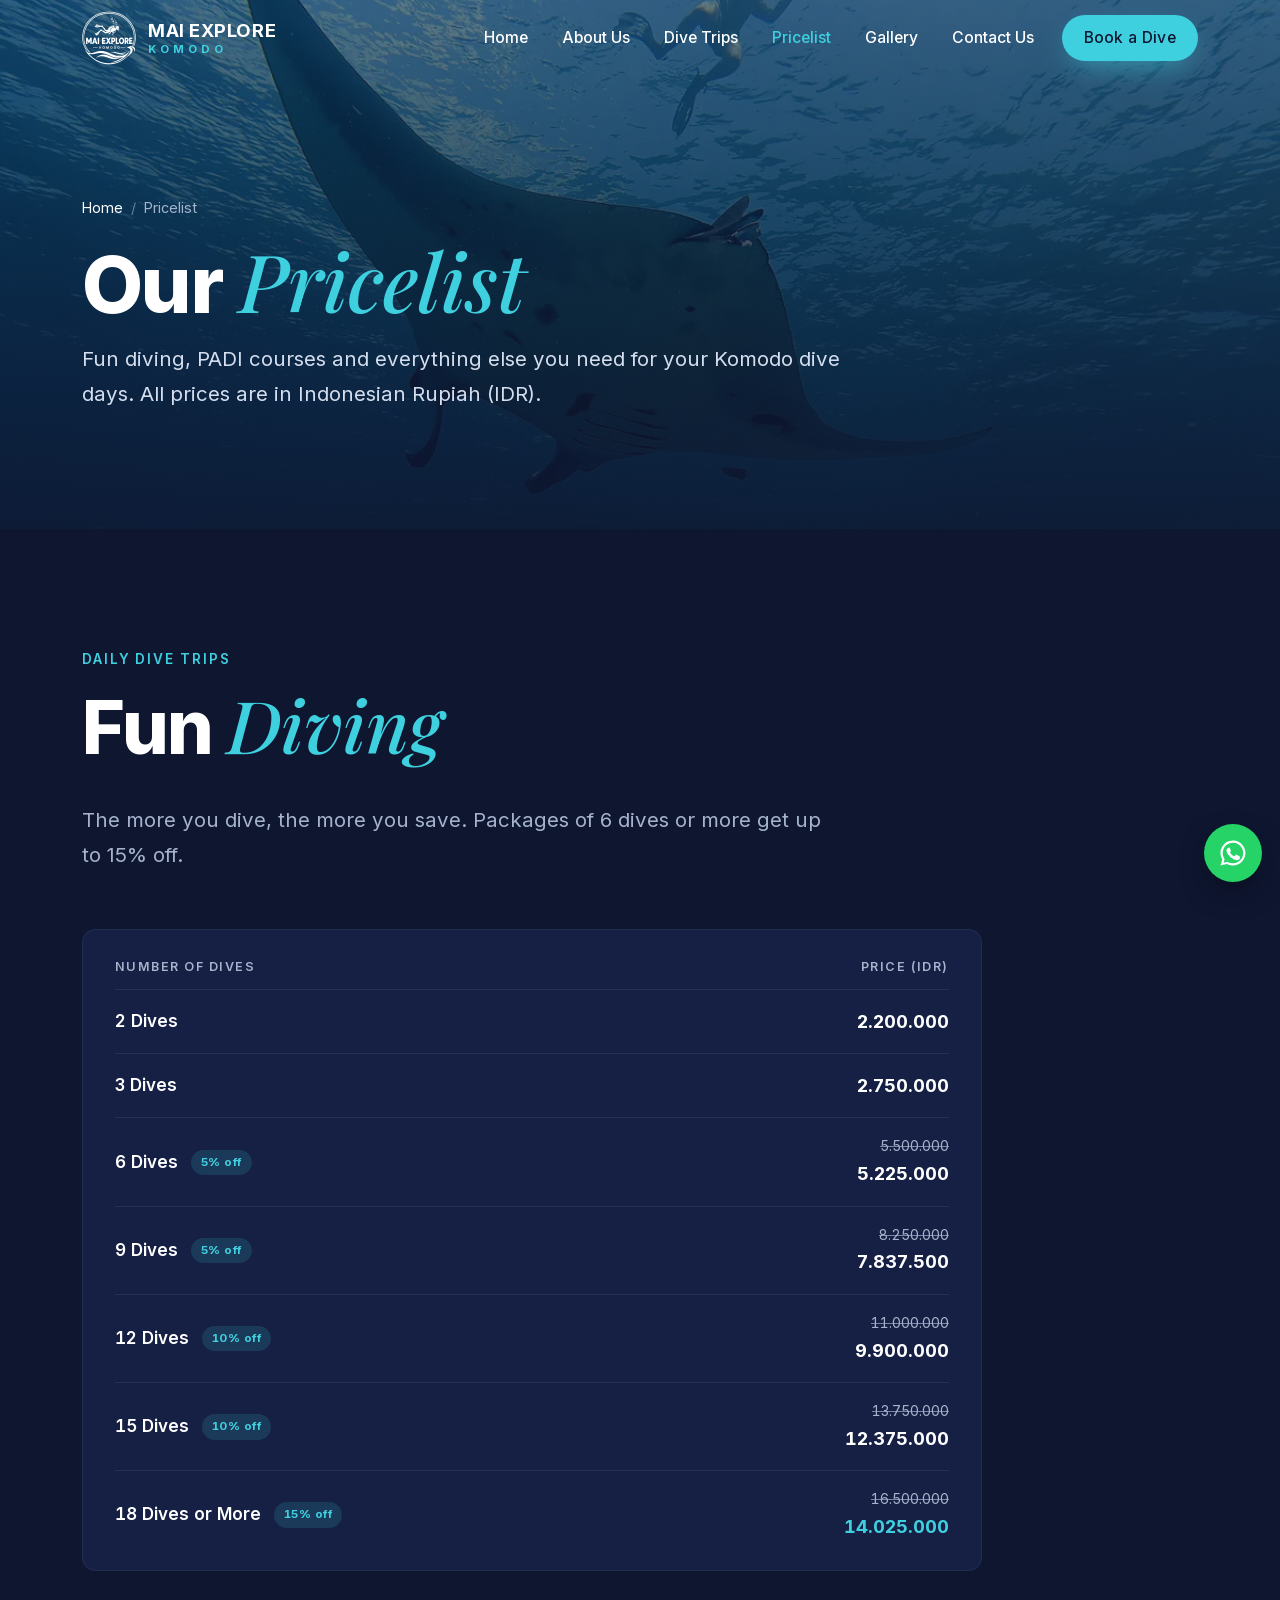
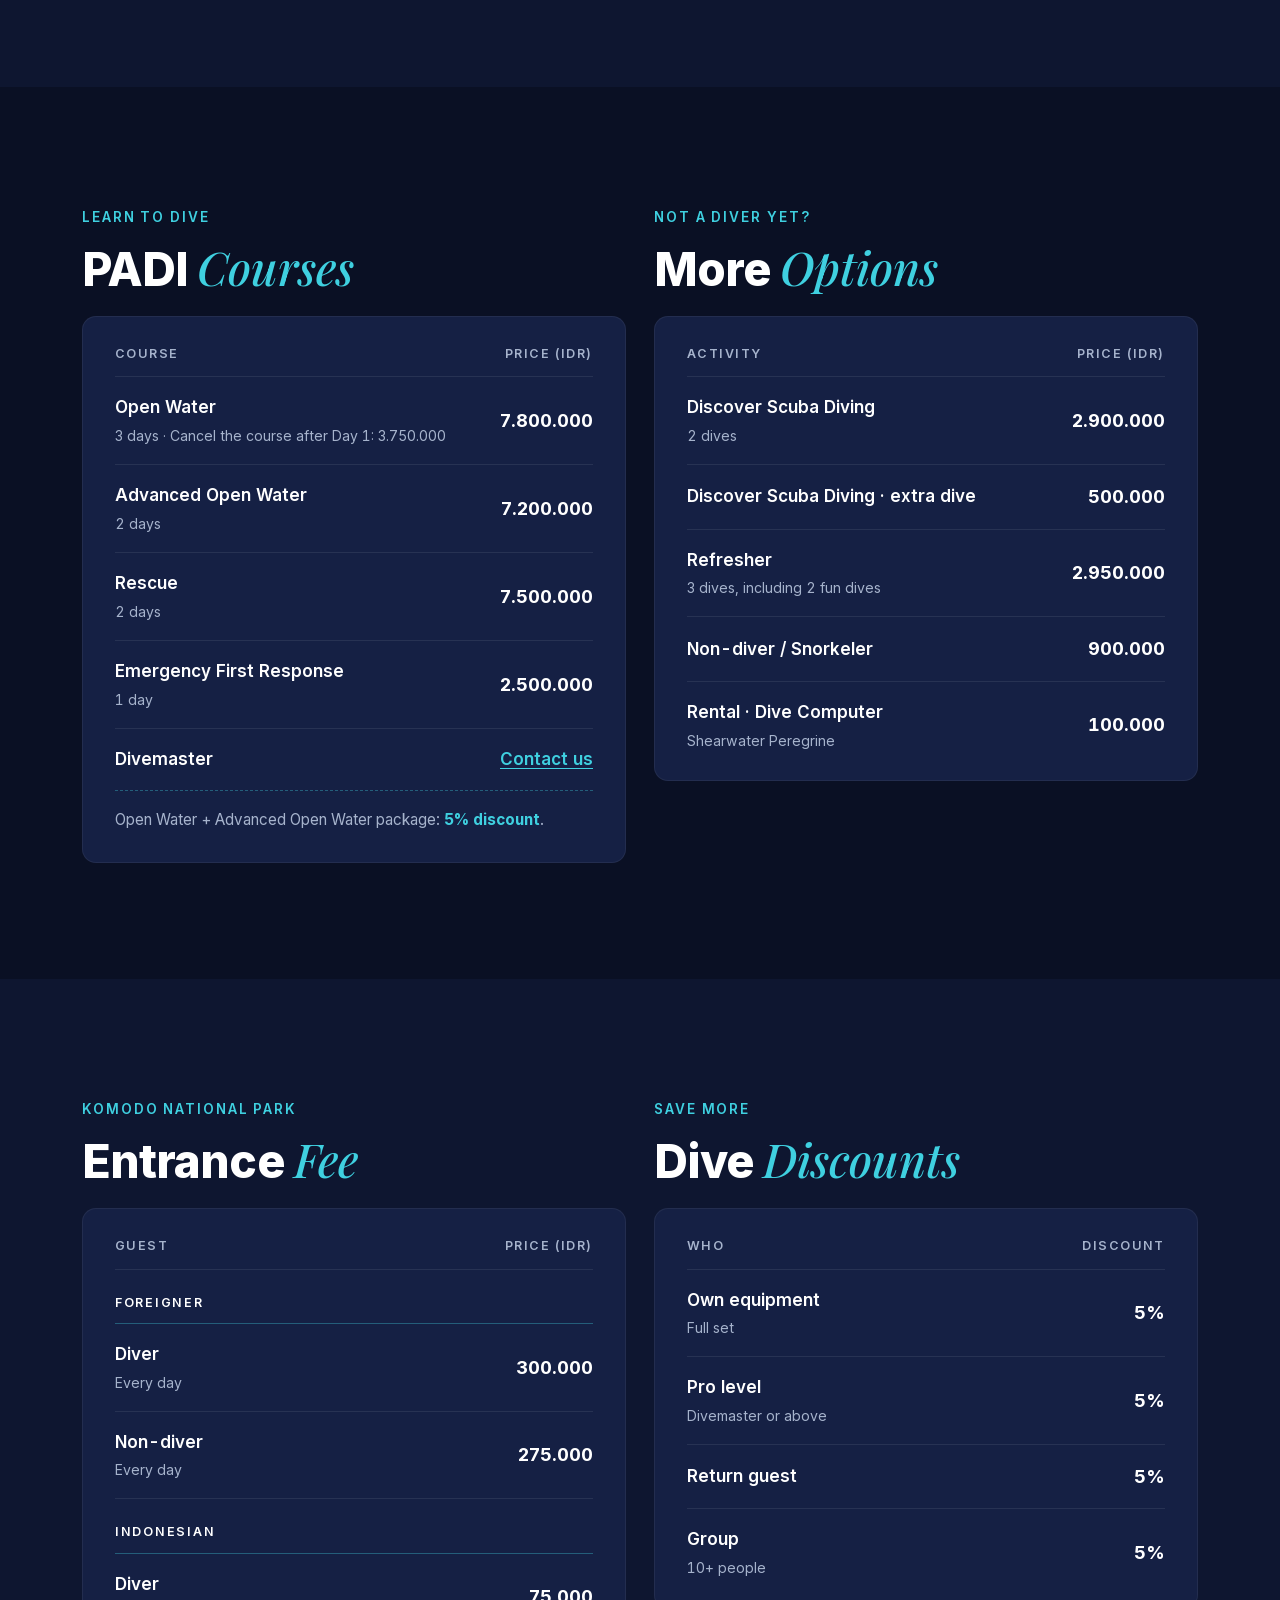
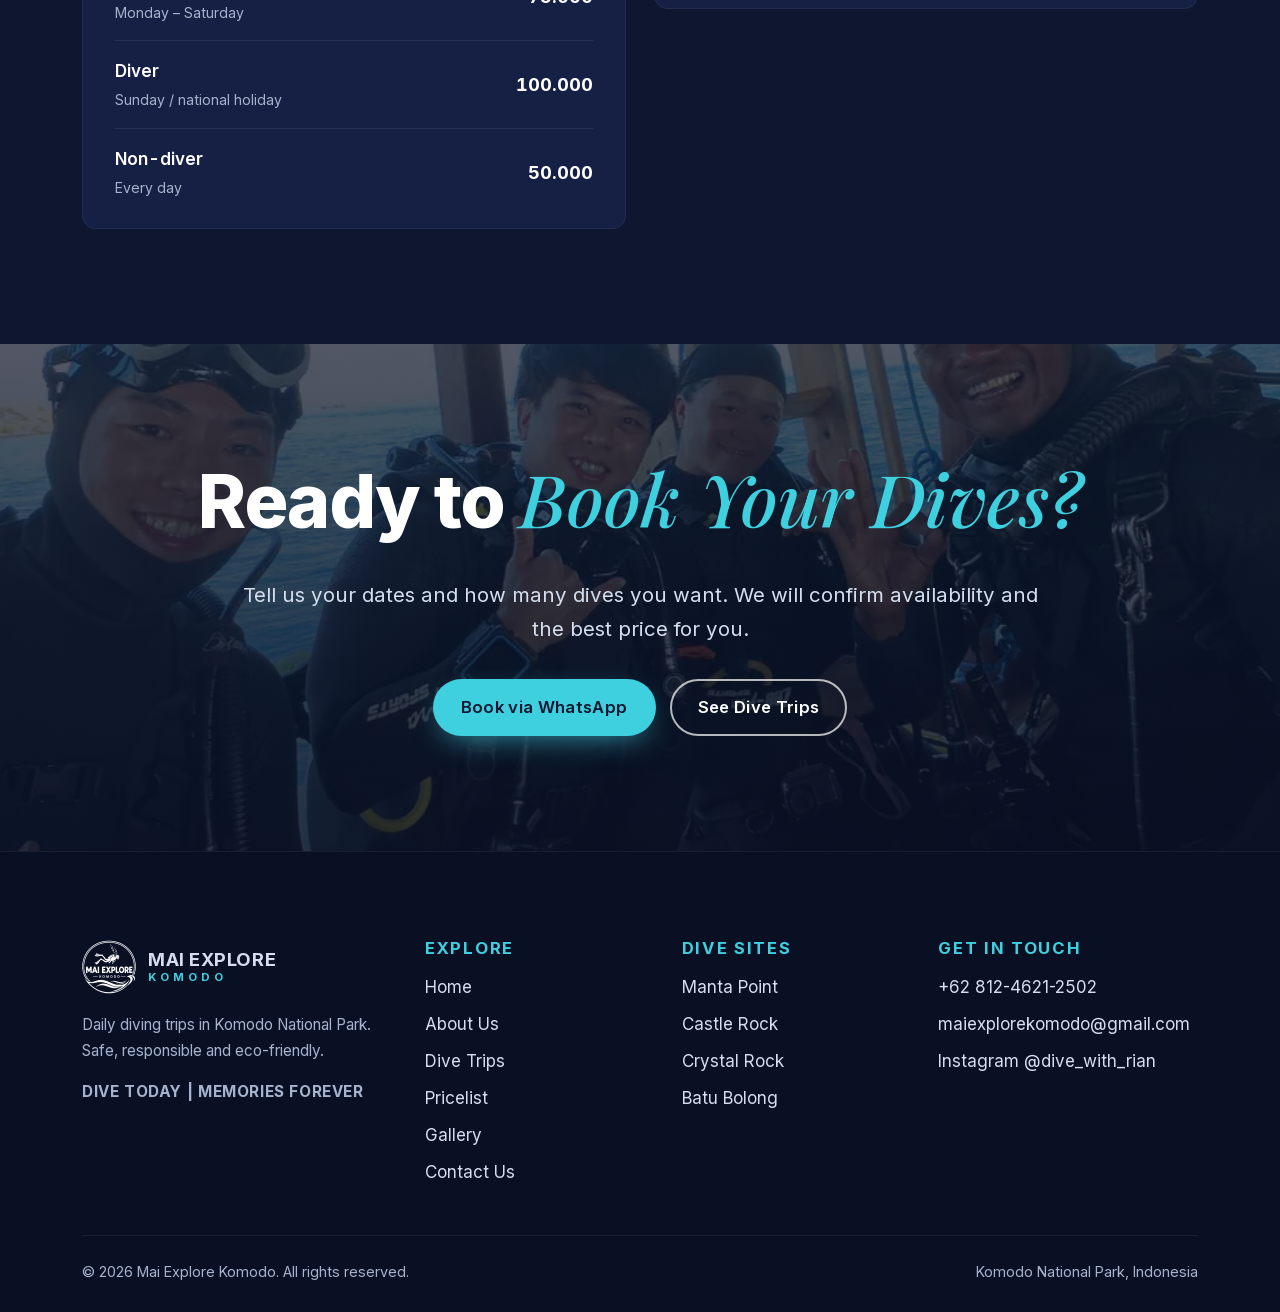
<file: pricelist.html>
<!doctype html>
<html lang="en">
<head>
  <meta charset="utf-8">
  <meta name="viewport" content="width=device-width, initial-scale=1, viewport-fit=cover">
  <title>Pricelist — Fun Diving, PADI Courses &amp; Park Fees | Mai Explore Komodo</title>
  <meta name="description" content="Prices for fun diving in Komodo National Park, PADI courses, Discover Scuba Diving, snorkelling, gear rental, park fees and discounts. All prices in IDR per person.">
  <link rel="canonical" href="https://www.maiexplorekomodo.com/pricelist">
  <meta name="robots" content="index, follow, max-image-preview:large">
  <meta name="theme-color" content="#0e1630">

  <meta property="og:type" content="website">
  <meta property="og:site_name" content="Mai Explore Komodo">
  <meta property="og:title" content="Pricelist — Fun Diving, PADI Courses &amp; Park Fees | Mai Explore Komodo">
  <meta property="og:description" content="Prices for fun diving in Komodo National Park, PADI courses, Discover Scuba Diving, snorkelling, gear rental, park fees and discounts. All prices in IDR per person.">
  <meta property="og:url" content="https://www.maiexplorekomodo.com/pricelist">
  <meta property="og:image" content="https://www.maiexplorekomodo.com/assets/img/og-mai-explore-v2.jpg">
  <meta property="og:image:width" content="1200">
  <meta property="og:image:height" content="630">
  <meta property="og:locale" content="en_US">
  <meta name="twitter:card" content="summary_large_image">

  <link rel="icon" href="/favicon.ico" sizes="any">
  <link rel="icon" href="/assets/img/favicon-48-v2.png" type="image/png">
  <link rel="apple-touch-icon" href="/apple-touch-icon.png">
  <link rel="manifest" href="/site.webmanifest">

  <link rel="preload" href="/assets/fonts/inter-latin.woff2" as="font" type="font/woff2" crossorigin>
  <link rel="preload" href="/assets/img/manta-ray-diver.webp" as="image" imagesrcset="/assets/img/manta-ray-diver-sm.webp 540w, /assets/img/manta-ray-diver.webp 1200w" imagesizes="100vw" fetchpriority="high">
  <link rel="stylesheet" href="/assets/css/style.css?v=3">
  <script>document.documentElement.classList.add("js")</script>
  <script type="application/ld+json">
  {
    "@context": "https://schema.org",
    "@graph": [
      {
        "@type": "WebPage",
        "@id": "https://www.maiexplorekomodo.com/pricelist",
        "url": "https://www.maiexplorekomodo.com/pricelist",
        "name": "Pricelist — Fun Diving, PADI Courses & Park Fees | Mai Explore Komodo",
        "description": "Prices for fun diving in Komodo National Park, PADI courses, Discover Scuba Diving, snorkelling, gear rental, park fees and discounts. All prices in IDR per person.",
        "isPartOf": {
          "@id": "https://www.maiexplorekomodo.com/#website"
        },
        "about": {
          "@id": "https://www.maiexplorekomodo.com/#business"
        }
      },
      {
        "@type": "BreadcrumbList",
        "itemListElement": [
          {
            "@type": "ListItem",
            "position": 1,
            "name": "Home",
            "item": "https://www.maiexplorekomodo.com/"
          },
          {
            "@type": "ListItem",
            "position": 2,
            "name": "Pricelist",
            "item": "https://www.maiexplorekomodo.com/pricelist"
          }
        ]
      }
    ]
  }
  </script>
</head>
<body>
  <a class="skip-link" href="#main">Skip to content</a>

  <header class="site-header">
    <nav class="container nav" aria-label="Main">
      <a class="brand" href="/" aria-label="Mai Explore Komodo — home">
        <img src="/assets/img/logo-mai-explore-v2.png" alt="" width="54" height="54">
        <span>Mai Explore<small>KOMODO</small></span>
      </a>
      <button class="nav-toggle" type="button" aria-controls="nav-menu" aria-expanded="false" aria-label="Open menu">
        <svg viewBox="0 0 24 24" fill="none" stroke="currentColor" stroke-width="2" stroke-linecap="round" aria-hidden="true"><path d="M4 7h16M4 12h16M4 17h16"/></svg>
      </button>
      <ul class="nav-menu" id="nav-menu">
        <li><a href="/">Home</a></li>
        <li><a href="/about">About Us</a></li>
        <li><a href="/diving">Dive Trips</a></li>
        <li><a href="/pricelist" aria-current="page">Pricelist</a></li>
        <li><a href="/gallery">Gallery</a></li>
        <li><a href="/contact">Contact Us</a></li>
        <li><a class="btn btn--primary" href="https://wa.me/6281246212502" target="_blank" rel="noopener">Book a Dive</a></li>
      </ul>
    </nav>
  </header>

  <main id="main">
    <section class="page-hero" aria-labelledby="page-title">
      <div class="hero__media">
        <img src="/assets/img/manta-ray-diver.webp"
             srcset="/assets/img/manta-ray-diver-sm.webp 540w, /assets/img/manta-ray-diver.webp 1200w"
             sizes="100vw" width="1200" height="1600" fetchpriority="high"
             alt="Diver watching a manta ray glide past in Komodo National Park">
      </div>
      <div class="container">
        <ol class="breadcrumb"><li><a href="/">Home</a></li><li aria-current="page">Pricelist</li></ol>
        <h1 id="page-title" class="display">Our <em>Pricelist</em></h1>
        <p class="lead">Fun diving, PADI courses and everything else you need for your Komodo dive days. All prices are in Indonesian Rupiah (IDR).</p>
      </div>
    </section>

    <section class="section" aria-labelledby="fun-title">
      <div class="container">
        <div class="section-head reveal">
          <span class="eyebrow">Daily Dive Trips</span>
          <h2 id="fun-title" class="display">Fun <em>Diving</em></h2>
          <p class="lead">The more you dive, the more you save. Packages of 6 dives or more get up to 15% off.</p>
        </div>

        <div class="price-card reveal">
          <table class="price-table">
            <caption class="visually-hidden">Fun diving prices in IDR</caption>
            <thead>
              <tr><th scope="col">Number of dives</th><th scope="col">Price (IDR)</th></tr>
            </thead>
            <tbody>
              <tr><th scope="row">2 Dives</th><td><strong>2.200.000</strong></td></tr>
              <tr><th scope="row">3 Dives</th><td><strong>2.750.000</strong></td></tr>
              <tr><th scope="row">6 Dives <span class="price-tag">5% off</span></th><td><s>5.500.000</s><strong>5.225.000</strong></td></tr>
              <tr><th scope="row">9 Dives <span class="price-tag">5% off</span></th><td><s>8.250.000</s><strong>7.837.500</strong></td></tr>
              <tr><th scope="row">12 Dives <span class="price-tag">10% off</span></th><td><s>11.000.000</s><strong>9.900.000</strong></td></tr>
              <tr><th scope="row">15 Dives <span class="price-tag">10% off</span></th><td><s>13.750.000</s><strong>12.375.000</strong></td></tr>
              <tr class="is-best"><th scope="row">18 Dives or More <span class="price-tag">15% off</span></th><td><s>16.500.000</s><strong>14.025.000</strong></td></tr>
            </tbody>
          </table>
        </div>
      </div>
    </section>

    <section class="section section--deep" aria-labelledby="padi-title">
      <div class="container">
        <div class="grid grid--2 price-grid">
          <div class="reveal">
            <span class="eyebrow">Learn to Dive</span>
            <h2 id="padi-title" class="display">PADI <em>Courses</em></h2>
            <div class="price-card">
              <table class="price-table">
                <caption class="visually-hidden">PADI course prices in IDR</caption>
                <thead>
                  <tr><th scope="col">Course</th><th scope="col">Price (IDR)</th></tr>
                </thead>
                <tbody>
                  <tr><th scope="row">Open Water<small>3 days · Cancel the course after Day 1: 3.750.000</small></th><td><strong>7.800.000</strong></td></tr>
                  <tr><th scope="row">Advanced Open Water<small>2 days</small></th><td><strong>7.200.000</strong></td></tr>
                  <tr><th scope="row">Rescue<small>2 days</small></th><td><strong>7.500.000</strong></td></tr>
                  <tr><th scope="row">Emergency First Response<small>1 day</small></th><td><strong>2.500.000</strong></td></tr>
                  <tr><th scope="row">Divemaster</th><td><a href="https://wa.me/6281246212502" target="_blank" rel="noopener">Contact us</a></td></tr>
                </tbody>
              </table>
              <p class="price-note">Open Water + Advanced Open Water package: <strong>5% discount</strong>.</p>
            </div>
          </div>

          <div class="reveal">
            <span class="eyebrow">Not a Diver Yet?</span>
            <h2 class="display">More <em>Options</em></h2>
            <div class="price-card">
              <table class="price-table">
                <caption class="visually-hidden">Other activities and rental prices in IDR</caption>
                <thead>
                  <tr><th scope="col">Activity</th><th scope="col">Price (IDR)</th></tr>
                </thead>
                <tbody>
                  <tr><th scope="row">Discover Scuba Diving<small>2 dives</small></th><td><strong>2.900.000</strong></td></tr>
                  <tr><th scope="row">Discover Scuba Diving · extra dive</th><td><strong>500.000</strong></td></tr>
                  <tr><th scope="row">Refresher<small>3 dives, including 2 fun dives</small></th><td><strong>2.950.000</strong></td></tr>
                  <tr><th scope="row">Non-diver / Snorkeler</th><td><strong>900.000</strong></td></tr>
                  <tr><th scope="row">Rental · Dive Computer<small>Shearwater Peregrine</small></th><td><strong>100.000</strong></td></tr>
                </tbody>
              </table>
            </div>
          </div>
        </div>
      </div>
    </section>

    <section class="section" aria-labelledby="park-title">
      <div class="container">
        <div class="grid grid--2 price-grid">
          <div class="reveal">
            <span class="eyebrow">Komodo National Park</span>
            <h2 id="park-title" class="display">Entrance <em>Fee</em></h2>
            <div class="price-card">
              <table class="price-table">
                <caption class="visually-hidden">Komodo National Park fees in IDR</caption>
                <thead>
                  <tr><th scope="col">Guest</th><th scope="col">Price (IDR)</th></tr>
                </thead>
                <tbody>
                  <tr class="price-group"><th scope="rowgroup" colspan="2">Foreigner</th></tr>
                  <tr><th scope="row">Diver<small>Every day</small></th><td><strong>300.000</strong></td></tr>
                  <tr><th scope="row">Non-diver<small>Every day</small></th><td><strong>275.000</strong></td></tr>
                </tbody>
                <tbody>
                  <tr class="price-group"><th scope="rowgroup" colspan="2">Indonesian</th></tr>
                  <tr><th scope="row">Diver<small>Monday – Saturday</small></th><td><strong>75.000</strong></td></tr>
                  <tr><th scope="row">Diver<small>Sunday / national holiday</small></th><td><strong>100.000</strong></td></tr>
                  <tr><th scope="row">Non-diver<small>Every day</small></th><td><strong>50.000</strong></td></tr>
                </tbody>
              </table>
            </div>
          </div>

          <div class="reveal">
            <span class="eyebrow">Save More</span>
            <h2 id="discount-title" class="display">Dive <em>Discounts</em></h2>
            <div class="price-card">
              <table class="price-table">
                <caption class="visually-hidden">Available discounts</caption>
                <thead>
                  <tr><th scope="col">Who</th><th scope="col">Discount</th></tr>
                </thead>
                <tbody>
                  <tr><th scope="row">Own equipment<small>Full set</small></th><td><strong>5%</strong></td></tr>
                  <tr><th scope="row">Pro level<small>Divemaster or above</small></th><td><strong>5%</strong></td></tr>
                  <tr><th scope="row">Return guest</th><td><strong>5%</strong></td></tr>
                  <tr><th scope="row">Group<small>10+ people</small></th><td><strong>5%</strong></td></tr>
                </tbody>
              </table>
            </div>
          </div>
        </div>
      </div>
    </section>

    <section class="section cta" aria-labelledby="cta-title">
      <div class="hero__media"><img src="/assets/img/dive-team-on-boat.webp" width="821" height="1460" loading="lazy" alt=""></div>
      <div class="container reveal">
        <h2 id="cta-title" class="display">Ready to <em>Book Your Dives?</em></h2>
        <p class="lead">Tell us your dates and how many dives you want. We will confirm availability and the best price for you.</p>
        <div class="btn-row">
          <a class="btn btn--primary" href="https://wa.me/6281246212502" target="_blank" rel="noopener">Book via WhatsApp</a>
          <a class="btn btn--ghost" href="/diving">See Dive Trips</a>
        </div>
      </div>
    </section>
  </main>

  <footer class="site-footer">
    <div class="container">
      <div class="footer-grid">
        <div>
          <a class="brand" href="/" aria-label="Mai Explore Komodo — home">
            <img src="/assets/img/logo-mai-explore-v2.png" alt="" width="54" height="54" loading="lazy">
            <span>Mai Explore<small>KOMODO</small></span>
          </a>
          <p style="margin-top:18px">Daily diving trips in Komodo National Park. Safe, responsible and eco-friendly.</p>
          <p class="tagline">Dive Today | Memories Forever</p>
        </div>
        <div>
          <h2>Explore</h2>
          <ul>
            <li><a href="/">Home</a></li>
            <li><a href="/about">About Us</a></li>
            <li><a href="/diving">Dive Trips</a></li>
            <li><a href="/pricelist">Pricelist</a></li>
            <li><a href="/gallery">Gallery</a></li>
            <li><a href="/contact">Contact Us</a></li>
          </ul>
        </div>
        <div>
          <h2>Dive Sites</h2>
          <ul>
            <li><a href="/diving#spots">Manta Point</a></li>
            <li><a href="/diving#spots">Castle Rock</a></li>
            <li><a href="/diving#spots">Crystal Rock</a></li>
            <li><a href="/diving#spots">Batu Bolong</a></li>
          </ul>
        </div>
        <div>
          <h2>Get in Touch</h2>
          <ul>
            <li><a href="https://wa.me/6281246212502" target="_blank" rel="noopener">+62 812-4621-2502</a></li>
            <li><a href="mailto:maiexplorekomodo@gmail.com">maiexplorekomodo@gmail.com</a></li>
            <li><a href="https://www.instagram.com/dive_with_rian/" target="_blank" rel="noopener">Instagram @dive_with_rian</a></li>
          </ul>
        </div>
      </div>
      <div class="footer-bottom">
        <span>© <span id="year">2026</span> Mai Explore Komodo. All rights reserved.</span>
        <span>Komodo National Park, Indonesia</span>
      </div>
    </div>
  </footer>

  <a class="wa-float" href="https://wa.me/6281246212502" target="_blank" rel="noopener" aria-label="Chat with Mai Explore on WhatsApp">
    <svg viewBox="0 0 24 24" fill="currentColor" aria-hidden="true"><path d="M12 2a10 10 0 0 0-8.6 15.1L2 22l5-1.3A10 10 0 1 0 12 2Zm0 18.2a8.2 8.2 0 0 1-4.2-1.1l-.3-.2-3 .8.8-2.9-.2-.3A8.2 8.2 0 1 1 12 20.2Zm4.5-6.1c-.2-.1-1.5-.7-1.7-.8-.2-.1-.4-.1-.6.1l-.8 1c-.1.2-.3.2-.5.1a6.7 6.7 0 0 1-3.3-2.9c-.2-.4.2-.4.7-1.3.1-.2 0-.3 0-.4l-.8-1.8c-.2-.5-.4-.4-.6-.4h-.5a1 1 0 0 0-.7.3 3 3 0 0 0-.9 2.2 5.2 5.2 0 0 0 1.1 2.8 11.9 11.9 0 0 0 4.6 4c1.7.7 2.4.8 3.2.7a2.8 2.8 0 0 0 1.8-1.3 2.3 2.3 0 0 0 .2-1.3c-.1-.1-.2-.2-.5-.3Z"/></svg>
  </a>

  <script src="/assets/js/main.js" defer></script>
</body>
</html>
</file>
<file: assets/css/style.css>
/* ==========================================================================
   Mai Explore Komodo — main stylesheet
   ========================================================================== */

@font-face {
  font-family: "Inter";
  src: url("/assets/fonts/inter-latin.woff2") format("woff2");
  font-weight: 400 800;
  font-display: swap;
}
@font-face {
  font-family: "Playfair Display";
  src: url("/assets/fonts/playfair-italic-latin.woff2") format("woff2");
  font-weight: 400 700;
  font-style: italic;
  font-display: swap;
}

:root {
  --navy-900: #0a1024;
  --navy-800: #0e1630;
  --navy-700: #152044;
  --navy-600: #1f2d5a;
  --cyan: #3fd0e0;
  --cyan-600: #1fb3c4;
  --sunset: #ff9a3c;
  --foam: #eef8fa;
  --ink: #0e1630;
  --text: #e6edf7;
  --muted: #a6b3cc;
  --line: rgba(63, 208, 224, 0.35);

  --font-display: "Inter", system-ui, -apple-system, "Segoe UI", Roboto, sans-serif;
  --font-body: "Inter", system-ui, -apple-system, "Segoe UI", Roboto, sans-serif;
  --font-accent: "Playfair Display", Georgia, "Times New Roman", serif;

  --radius: 14px;
  --container: 1180px;
  --gutter: clamp(16px, 4vw, 32px);
  --section-y: clamp(64px, 9vw, 120px);
  --header-h: 76px;
}

*,
*::before,
*::after { box-sizing: border-box; }

html { scroll-behavior: smooth; -webkit-text-size-adjust: 100%; }
@media (prefers-reduced-motion: reduce) {
  html { scroll-behavior: auto; }
  *, *::before, *::after { animation: none !important; transition: none !important; }
}

body {
  margin: 0;
  font-family: var(--font-body);
  font-size: 1.0625rem;
  line-height: 1.7;
  color: var(--text);
  background: var(--navy-800);
  -webkit-font-smoothing: antialiased;
}

[hidden] { display: none !important; }
img { max-width: 100%; height: auto; display: block; }
a { color: var(--cyan); text-decoration-thickness: 1px; text-underline-offset: 3px; }
a:hover { color: #fff; }
p { margin: 0 0 1em; }
ul { padding-left: 1.2em; }

:focus-visible { outline: 3px solid var(--cyan); outline-offset: 3px; border-radius: 4px; }

.skip-link {
  position: absolute; left: 16px; top: -100px; z-index: 100;
  background: var(--cyan); color: var(--ink); padding: 10px 16px; border-radius: 8px; font-weight: 600;
}
.skip-link:focus { top: 16px; }

.container { width: 100%; max-width: var(--container); margin-inline: auto; padding-inline: var(--gutter); }
.section { padding-block: var(--section-y); position: relative; }
.section--deep { background: var(--navy-900); }
.section--mid { background: var(--navy-700); }
.section--foam { background: var(--foam); color: var(--ink); }
.section--foam .eyebrow { color: var(--cyan-600); }
.section--foam .lead, .section--foam p { color: #33405e; }

/* ---------- Typography ---------- */
.display, h1, h2, h3 { font-family: var(--font-display); line-height: 1.05; margin: 0 0 .5em; }
.display {
  color: #fff;
  font-weight: 800;
  letter-spacing: -.02em;
  font-size: clamp(2.4rem, 6vw, 4.6rem);
}
/* Accent words: <em> inside a heading switches to a serif italic */
.display em {
  font-family: var(--font-accent);
  font-style: italic;
  font-weight: 500;
  letter-spacing: 0;
  color: var(--cyan);
}
.section--foam .display { color: var(--ink); }
.section--foam .display em { color: var(--cyan-600); }
h2 { font-size: clamp(2rem, 4.5vw, 3.3rem); }
h3 { font-size: clamp(1.25rem, 2vw, 1.5rem); font-weight: 700; line-height: 1.25; letter-spacing: -.01em; color: #fff; }
.section--foam h3 { color: var(--ink); }
.eyebrow {
  display: inline-block;
  font-family: var(--font-display);
  font-weight: 600;
  letter-spacing: .14em;
  text-transform: uppercase;
  font-size: .85rem;
  color: var(--cyan);
  margin-bottom: 14px;
}
.lead { font-size: clamp(1.1rem, 1.6vw, 1.3rem); color: var(--muted); max-width: 62ch; }
.section-head { max-width: 760px; margin-bottom: clamp(36px, 5vw, 56px); }
.section-head--center { text-align: center; margin-inline: auto; }
.section-head--center .lead { margin-inline: auto; }

.tagline {
  font-family: var(--font-display);
  font-weight: 700;
  text-transform: uppercase;
  letter-spacing: .04em;
  color: #fff;
}

/* ---------- Buttons ---------- */
.btn {
  display: inline-flex; align-items: center; justify-content: center; gap: 10px;
  min-height: 48px; padding: 12px 26px;
  border-radius: 999px; border: 2px solid transparent;
  font-family: var(--font-display); font-weight: 600; font-size: 1.05rem; letter-spacing: .02em;
  text-decoration: none; cursor: pointer;
  transition: transform .2s ease, background-color .2s ease, color .2s ease, box-shadow .2s ease;
}
.btn:hover { transform: translateY(-2px); }
.btn--primary { background: var(--cyan); color: var(--ink); box-shadow: 0 10px 30px -10px rgba(63, 208, 224, .7); }
.btn--primary:hover { background: #fff; color: var(--ink); }
.btn--ghost { border-color: rgba(255, 255, 255, .7); color: #fff; }
.btn--ghost:hover { background: #fff; color: var(--ink); }
.btn svg { width: 20px; height: 20px; flex: none; }
.btn-row { display: flex; flex-wrap: wrap; gap: 14px; }

/* ---------- Header ---------- */
.site-header {
  position: fixed; inset: 0 0 auto 0; z-index: 50;
  padding-top: env(safe-area-inset-top, 0px);
  transition: background-color .3s ease, box-shadow .3s ease;
}
.site-header.is-solid, .site-header--solid {
  background: rgba(10, 16, 36, .92);
  -webkit-backdrop-filter: blur(10px); backdrop-filter: blur(10px);
  box-shadow: 0 1px 0 rgba(255, 255, 255, .06);
}
.nav { display: flex; align-items: center; justify-content: space-between; height: var(--header-h); }
.brand { display: flex; align-items: center; gap: 12px; text-decoration: none; color: #fff; }
.brand img { width: 54px; height: 54px; }
.brand span { font-family: var(--font-display); font-weight: 700; font-size: 1.15rem; line-height: 1; letter-spacing: .03em; text-transform: uppercase; }
.brand small { display: block; font-size: .7rem; letter-spacing: .35em; color: var(--cyan); margin-top: 4px; }

.nav-menu { display: flex; align-items: center; gap: 6px; list-style: none; margin: 0; padding: 0; }
.nav-menu a {
  display: block; padding: 10px 14px; border-radius: 999px;
  color: #fff; text-decoration: none; font-weight: 500; font-size: .98rem; white-space: nowrap;
}
.nav-menu a:hover { color: var(--cyan); }
.nav-menu a[aria-current="page"] { color: var(--cyan); }
.nav-menu .btn { margin-left: 8px; min-height: 42px; padding: 8px 20px; color: var(--ink); }
.nav-menu .btn:hover { color: var(--ink); }

.nav-toggle {
  display: none; width: 46px; height: 46px; border: 0; border-radius: 12px;
  background: rgba(255, 255, 255, .08); color: #fff; cursor: pointer;
  align-items: center; justify-content: center;
}
.nav-toggle svg { width: 24px; height: 24px; }

@media (max-width: 1100px) {
  .nav-toggle { display: inline-flex; }
  .nav-menu {
    position: fixed; inset: calc(var(--header-h) + env(safe-area-inset-top, 0px)) 0 auto 0;
    flex-direction: column; align-items: stretch; gap: 0;
    padding: 12px var(--gutter) 24px;
    background: var(--navy-900);
    box-shadow: 0 20px 40px -20px rgba(0, 0, 0, .6);
    transform: translateY(-8px); opacity: 0; visibility: hidden;
    transition: opacity .2s ease, transform .2s ease, visibility .2s;
  }
  .nav-menu.is-open { transform: none; opacity: 1; visibility: visible; }
  .nav-menu a { padding: 14px 4px; border-radius: 0; border-bottom: 1px solid rgba(255, 255, 255, .06); font-size: 1.1rem; }
  .nav-menu .btn { margin: 16px 0 0; border-radius: 999px; border-bottom: 0; }
}

/* ---------- Hero ---------- */
.hero {
  position: relative; isolation: isolate;
  min-height: min(100svh, 920px);
  display: flex; align-items: flex-end;
  padding-top: calc(var(--header-h) + 40px);
  padding-bottom: clamp(56px, 8vw, 96px);
  overflow: hidden;
}
.hero__media { position: absolute; inset: 0; z-index: -2; }
.hero__media img { width: 100%; height: 100%; object-fit: cover; object-position: 60% 50%; }
.hero::after {
  content: ""; position: absolute; inset: 0; z-index: -1;
  background:
    linear-gradient(90deg, rgba(10, 16, 36, .85) 0%, rgba(10, 16, 36, .45) 55%, rgba(10, 16, 36, .1) 100%),
    linear-gradient(0deg, rgba(14, 22, 48, 1) 0%, rgba(14, 22, 48, 0) 35%);
}
.hero__content { max-width: 720px; }
.hero h1 { font-size: clamp(2.8rem, 8vw, 6rem); margin-bottom: .25em; }
.hero .lead { color: #d4deee; margin-bottom: 32px; }
.hero__facts { display: flex; flex-wrap: wrap; gap: 10px 28px; margin: 36px 0 0; padding: 0; list-style: none; color: #d4deee; font-size: .95rem; }
.hero__facts li { display: flex; align-items: center; gap: 8px; }
.hero__facts li::before { content: ""; width: 8px; height: 8px; border-radius: 50%; background: var(--cyan); }

.page-hero {
  position: relative; isolation: isolate; overflow: hidden;
  padding-top: calc(var(--header-h) + clamp(64px, 10vw, 120px));
  padding-bottom: clamp(56px, 8vw, 96px);
}
.page-hero .hero__media img { object-position: 50% 40%; }
.page-hero::after {
  content: ""; position: absolute; inset: 0; z-index: -1;
  background: linear-gradient(180deg, rgba(10, 16, 36, .55) 0%, rgba(14, 22, 48, .92) 100%);
}
.page-hero .display { font-size: clamp(2.6rem, 7vw, 5rem); margin-bottom: .2em; }
.page-hero .lead { color: #d4deee; }

.breadcrumb { list-style: none; display: flex; flex-wrap: wrap; gap: 8px; padding: 0; margin: 0 0 18px; font-size: .9rem; color: var(--muted); }
.breadcrumb li + li::before { content: "/"; margin-right: 8px; opacity: .6; }
.breadcrumb a { color: #fff; text-decoration: none; }
.breadcrumb a:hover { color: var(--cyan); }

/* ---------- Marquee band ---------- */
.band {
  background: var(--cyan); color: var(--ink);
  overflow: hidden; white-space: nowrap;
  padding-block: 14px;
  font-family: var(--font-display); font-weight: 700; text-transform: uppercase;
  font-size: clamp(1.1rem, 2vw, 1.5rem); letter-spacing: .04em;
}
.band__track { display: inline-flex; gap: 40px; animation: marquee 32s linear infinite; padding-left: 40px; }
.band__track span { display: inline-flex; align-items: center; gap: 40px; }
.band__track span::after { content: "✦"; font-size: .8em; }
@keyframes marquee { to { transform: translateX(-50%); } }

/* ---------- Layout helpers ---------- */
.split { display: grid; grid-template-columns: 1fr 1fr; gap: clamp(32px, 6vw, 80px); align-items: center; }
.split--wide-text { grid-template-columns: 1.1fr .9fr; }
@media (max-width: 860px) { .split, .split--wide-text { grid-template-columns: 1fr; } }

.frame {
  position: relative; border-radius: var(--radius); overflow: hidden;
  box-shadow: 0 30px 60px -30px rgba(0, 0, 0, .7);
}
.frame img { width: 100%; height: 100%; object-fit: cover; }
.frame--outline { outline: 2px solid var(--cyan); outline-offset: 10px; }

.photo-stack { display: grid; grid-template-columns: 1.2fr 1fr; grid-template-rows: 1fr 1fr; gap: 14px; aspect-ratio: 5 / 5.2; }
.photo-stack .frame:first-child { grid-row: span 2; }

.boxed {
  border: 2px solid var(--cyan); border-radius: var(--radius);
  padding: clamp(24px, 4vw, 40px);
  background: rgba(10, 16, 36, .5);
}

.checklist { list-style: none; padding: 0; margin: 24px 0 0; display: grid; gap: 14px; }
.checklist li { display: grid; grid-template-columns: 28px 1fr; gap: 12px; align-items: start; }
.checklist svg { width: 28px; height: 28px; color: var(--cyan); }
.checklist strong { color: #fff; display: block; }
.section--foam .checklist strong { color: var(--ink); }

/* ---------- Cards ---------- */
.grid { display: grid; gap: clamp(16px, 2.4vw, 28px); }
.grid--2 { grid-template-columns: repeat(2, minmax(0, 1fr)); }
.grid--3 { grid-template-columns: repeat(3, minmax(0, 1fr)); }
.grid--4 { grid-template-columns: repeat(4, minmax(0, 1fr)); }
@media (max-width: 980px) { .grid--3, .grid--4 { grid-template-columns: repeat(2, minmax(0, 1fr)); } }
@media (max-width: 620px) { .grid--2, .grid--3, .grid--4 { grid-template-columns: 1fr; } }

.card {
  background: var(--navy-700);
  border: 1px solid rgba(255, 255, 255, .06);
  border-radius: var(--radius);
  padding: clamp(24px, 3vw, 32px);
  position: relative;
  transition: transform .25s ease, border-color .25s ease;
}
.card:hover { transform: translateY(-4px); border-color: var(--line); }
.card p:last-child { margin-bottom: 0; }
.card p { color: var(--muted); }
.card__num {
  font-family: var(--font-display); font-weight: 700; font-size: 3rem; line-height: 1;
  color: transparent; -webkit-text-stroke: 1.5px var(--cyan);
  display: block; margin-bottom: 16px;
}
.section--foam .card { background: #fff; border-color: #d8eef2; box-shadow: 0 20px 40px -30px rgba(14, 22, 48, .35); }
.section--foam .card p { color: #44506b; }
.section--foam .card__num { -webkit-text-stroke-color: var(--cyan-600); }

.icon-badge {
  width: 56px; height: 56px; border-radius: 16px;
  display: grid; place-items: center;
  background: rgba(63, 208, 224, .12); color: var(--cyan);
  margin-bottom: 18px;
}
.icon-badge svg { width: 28px; height: 28px; }

.media-card { padding: 0; overflow: hidden; display: flex; flex-direction: column; }
.media-card__img { aspect-ratio: 4 / 3; overflow: hidden; }
.media-card__img img { width: 100%; height: 100%; object-fit: cover; transition: transform .6s ease; }
.media-card:hover .media-card__img img { transform: scale(1.05); }
.media-card__body { padding: clamp(20px, 3vw, 28px); }

.spot { position: relative; border-radius: var(--radius); overflow: hidden; aspect-ratio: 3 / 4; isolation: isolate; display: flex; align-items: flex-end; }
.spot img { position: absolute; inset: 0; width: 100%; height: 100%; object-fit: cover; z-index: -2; transition: transform .6s ease; }
.spot::after { content: ""; position: absolute; inset: 0; z-index: -1; background: linear-gradient(180deg, rgba(10, 16, 36, 0) 35%, rgba(10, 16, 36, .92) 100%); }
.spot:hover img { transform: scale(1.06); }
.spot__body { padding: 22px; }
.spot__body h3 { margin-bottom: 6px; }
.spot__body p { margin: 0; font-size: .95rem; color: #cbd6ea; }

/* ---------- Quote / vision ---------- */
.quote {
  font-family: var(--font-display); font-weight: 500;
  font-size: clamp(1.5rem, 3vw, 2.3rem); line-height: 1.3;
  color: #fff; margin: 0;
}
.quote::before { content: "“"; display: block; font-size: 4em; line-height: .6; color: var(--cyan); margin-bottom: 10px; }

/* ---------- Stats ---------- */
.stats { display: grid; grid-template-columns: repeat(4, minmax(0, 1fr)); gap: 24px; }
@media (max-width: 760px) { .stats { grid-template-columns: repeat(2, minmax(0, 1fr)); } }
.stat strong { display: block; font-family: var(--font-display); font-size: clamp(2rem, 4vw, 3rem); color: var(--cyan); line-height: 1.1; }
.stat span { color: var(--muted); font-size: .95rem; }

/* ---------- Gallery ---------- */
.masonry { columns: 3 280px; column-gap: 16px; }
.masonry figure { margin: 0 0 16px; break-inside: avoid; border-radius: 12px; overflow: hidden; position: relative; }
.masonry a { display: block; position: relative; }
.masonry img { width: 100%; transition: transform .5s ease, filter .3s ease; }
.masonry a:hover img { transform: scale(1.04); filter: brightness(1.05); }
.masonry figcaption {
  position: absolute; inset: auto 0 0 0; padding: 28px 14px 12px;
  background: linear-gradient(180deg, transparent, rgba(10, 16, 36, .85));
  font-size: .9rem; color: #fff; pointer-events: none;
}

.lightbox {
  position: fixed; inset: 0; z-index: 200;
  background: rgba(5, 9, 20, .95);
  display: grid; place-items: center;
  padding: max(16px, env(safe-area-inset-top, 0px)) 16px max(16px, env(safe-area-inset-bottom, 0px));
}
.lightbox img { max-height: 82svh; width: auto; max-width: 100%; border-radius: 10px; }
.lightbox p { text-align: center; color: #d4deee; margin: 14px 0 0; }
.lightbox button {
  position: absolute; width: 48px; height: 48px; border-radius: 50%; border: 0;
  background: rgba(255, 255, 255, .12); color: #fff; font-size: 1.5rem; cursor: pointer;
}
.lightbox button:hover { background: var(--cyan); color: var(--ink); }
.lightbox__close { top: max(16px, env(safe-area-inset-top, 0px)); right: 16px; }
.lightbox__prev { left: 16px; top: 50%; transform: translateY(-50%); }
.lightbox__next { right: 16px; top: 50%; transform: translateY(-50%); }

/* ---------- CTA ---------- */
.cta { position: relative; isolation: isolate; overflow: hidden; text-align: center; }
.cta .hero__media img { object-position: 50% 60%; }
.cta::after { content: ""; position: absolute; inset: 0; z-index: -1; background: linear-gradient(180deg, rgba(10, 16, 36, .7), rgba(10, 16, 36, .85)); }
.cta .lead { margin-inline: auto; color: #d4deee; margin-bottom: 32px; }
.cta .btn-row { justify-content: center; }

/* ---------- Contact ---------- */
.contact-list { list-style: none; padding: 0; margin: 0; display: grid; gap: 14px; }
.contact-list li a, .contact-list li > div {
  display: grid; grid-template-columns: 52px 1fr; gap: 16px; align-items: center;
  padding: 16px; border-radius: var(--radius);
  background: var(--navy-700); border: 1px solid rgba(255, 255, 255, .06);
  color: #fff; text-decoration: none;
  transition: border-color .2s ease, transform .2s ease;
}
.contact-list li a:hover { border-color: var(--cyan); transform: translateX(4px); }
.contact-list .icon-badge { margin: 0; width: 52px; height: 52px; }
.contact-list small { display: block; color: var(--muted); font-size: .85rem; }
.contact-list strong { font-weight: 600; word-break: break-word; }

.form { display: grid; gap: 18px; }
.form .row { display: grid; grid-template-columns: 1fr 1fr; gap: 18px; }
@media (max-width: 560px) { .form .row { grid-template-columns: 1fr; } }
.field label { display: block; font-weight: 500; margin-bottom: 6px; font-size: .95rem; }
.field input, .field select, .field textarea {
  width: 100%; font: inherit; color: #fff;
  background: var(--navy-900); border: 1px solid rgba(255, 255, 255, .14);
  border-radius: 10px; padding: 12px 14px; min-height: 48px;
}
.field textarea { min-height: 130px; resize: vertical; }
.field input:focus, .field select:focus, .field textarea:focus { outline: none; border-color: var(--cyan); box-shadow: 0 0 0 3px rgba(63, 208, 224, .25); }
.form-note { font-size: .88rem; color: var(--muted); margin: 0; }

/* ---------- Footer ---------- */
.site-footer {
  background: var(--navy-900);
  padding-top: clamp(56px, 7vw, 88px);
  padding-bottom: calc(28px + env(safe-area-inset-bottom, 0px));
  border-top: 1px solid rgba(255, 255, 255, .06);
}
.footer-grid { display: grid; grid-template-columns: 1.4fr 1fr 1fr 1.2fr; gap: 40px; }
@media (max-width: 900px) { .footer-grid { grid-template-columns: 1fr 1fr; } }
@media (max-width: 520px) { .footer-grid { grid-template-columns: 1fr; } }
.site-footer h2 { font-size: 1.05rem; text-transform: uppercase; letter-spacing: .1em; color: var(--cyan); margin-bottom: 16px; }
.site-footer ul { list-style: none; padding: 0; margin: 0; display: grid; gap: 8px; }
.site-footer a { color: #d4deee; text-decoration: none; }
.site-footer a:hover { color: var(--cyan); }
.site-footer p { color: var(--muted); font-size: .95rem; }
.footer-bottom {
  margin-top: 48px; padding-top: 24px; border-top: 1px solid rgba(255, 255, 255, .06);
  display: flex; flex-wrap: wrap; justify-content: space-between; gap: 12px;
  font-size: .9rem; color: var(--muted);
}

/* ---------- Floating WhatsApp ---------- */
.wa-float {
  position: fixed; right: 18px; bottom: calc(18px + env(safe-area-inset-bottom, 0px)); z-index: 60;
  width: 58px; height: 58px; border-radius: 50%;
  background: #25d366; color: #fff; display: grid; place-items: center;
  box-shadow: 0 12px 30px -8px rgba(0, 0, 0, .5);
  transition: transform .2s ease;
}
.wa-float:hover { transform: scale(1.08); color: #fff; }
.wa-float svg { width: 30px; height: 30px; }

/* ---------- Reveal on scroll ---------- */
.js .reveal { opacity: 0; transform: translateY(24px); transition: opacity .7s ease, transform .7s ease; }
.js .reveal.is-visible { opacity: 1; transform: none; }

.visually-hidden {
  position: absolute !important; width: 1px; height: 1px; padding: 0; margin: -1px;
  overflow: hidden; clip: rect(0, 0, 0, 0); white-space: nowrap; border: 0;
}

/* ---------- Pricelist ---------- */
.price-grid { align-items: start; row-gap: clamp(56px, 7vw, 72px); }
.price-grid .display { font-size: clamp(2rem, 3.6vw, 3rem); }
.price-card {
  background: var(--navy-700);
  border: 1px solid rgba(255, 255, 255, .06);
  border-radius: var(--radius);
  padding: clamp(6px, 1.5vw, 12px) clamp(20px, 3vw, 32px);
}
.section-head + .price-card { max-width: 900px; }
.price-table { width: 100%; border-collapse: collapse; font-variant-numeric: tabular-nums; }
.price-table th, .price-table td {
  padding: 16px 0; text-align: left; vertical-align: middle;
  border-bottom: 1px solid rgba(255, 255, 255, .08);
}
.price-table td { text-align: right; white-space: nowrap; padding-left: 16px; }
.price-table thead th {
  padding-block: 14px 12px; font-size: .78rem; font-weight: 600;
  letter-spacing: .12em; text-transform: uppercase; color: var(--muted);
}
.price-table thead th:last-child { text-align: right; }
.price-table tbody th { font-weight: 600; color: #fff; }
.price-table tbody th small { display: block; margin-top: 2px; font-size: .88rem; font-weight: 400; color: var(--muted); }
.price-table td strong { display: block; font-size: 1.15rem; font-weight: 700; color: #fff; }
.price-table td s { display: block; font-size: .88rem; color: var(--muted); text-decoration-color: rgba(166, 179, 204, .7); }
.price-table td a { font-weight: 600; }
.price-table tr.is-best td strong { color: var(--cyan); }
.price-table tbody:last-child tr:last-child > * { border-bottom: 0; }
.price-group th {
  padding-block: 22px 10px; font-size: .78rem; font-weight: 700;
  letter-spacing: .14em; text-transform: uppercase; color: var(--cyan);
  border-bottom-color: var(--line);
}
.price-tag {
  display: inline-block; margin-left: 8px; padding: 3px 10px; border-radius: 999px;
  background: rgba(63, 208, 224, .14); color: var(--cyan);
  font-size: .72rem; font-weight: 700; letter-spacing: .04em; white-space: nowrap; vertical-align: 2px;
}
.price-note { margin: 0; padding: 16px 0 18px; border-top: 1px dashed var(--line); font-size: .95rem; color: var(--muted); }
.price-note strong { color: var(--cyan); }

/* ---------- FAQ ---------- */
details.card summary { cursor: pointer; list-style: none; display: flex; justify-content: space-between; align-items: center; gap: 16px; }
details.card summary::-webkit-details-marker { display: none; }
details.card summary::after { content: "+"; font-family: var(--font-display); font-size: 1.8rem; color: var(--cyan); line-height: 1; transition: transform .2s ease; }
details.card[open] summary::after { transform: rotate(45deg); }
details.card h3 { margin: 0; }
@media (prefers-reduced-motion: reduce) {
  .js .reveal { opacity: 1; transform: none; }
}
@media (max-width: 620px) {
  .spot { aspect-ratio: 4 / 3; }
}

/* ==========================================================================
   Landing page (/lp)
   ========================================================================== */
.chapter {
  display: inline-flex; align-items: center; gap: 12px;
  font-family: var(--font-display); font-weight: 600; font-size: .85rem;
  letter-spacing: .18em; text-transform: uppercase; color: var(--cyan);
  margin-bottom: 14px;
}
.chapter::before { content: ""; width: 36px; height: 2px; background: currentColor; }
.section--foam .chapter { color: var(--cyan-600); }

.story { max-width: 62ch; }
.story p { font-size: clamp(1.05rem, 1.4vw, 1.2rem); color: #cdd7ea; }
.story strong { color: #fff; }
.story__turn {
  font-family: var(--font-display); font-weight: 700;
  font-size: clamp(1.6rem, 3vw, 2.2rem) !important; color: var(--cyan) !important;
  margin-block: .4em;
}

.lp-header-cta { min-height: 42px; padding: 8px 20px; }
@media (max-width: 520px) { .lp-header-cta { display: none; } }

.lp-hero h1 { font-size: clamp(2.6rem, 7vw, 5.4rem); }
.lp-hero .hero__media img { object-position: 50% 35%; }

.timeline { list-style: none; margin: 32px 0 0; padding: 0; counter-reset: step; }
.timeline li {
  position: relative; counter-increment: step;
  padding: 0 0 32px 72px;
}
.timeline li::before {
  content: counter(step, decimal-leading-zero);
  position: absolute; left: 0; top: 0;
  width: 48px; height: 48px; border-radius: 50%;
  display: grid; place-items: center;
  font-family: var(--font-display); font-weight: 700; color: var(--ink);
  background: var(--cyan);
}
.timeline li::after {
  content: ""; position: absolute; left: 23px; top: 56px; bottom: 8px;
  width: 2px; background: var(--line);
}
.timeline li:last-child { padding-bottom: 0; }
.timeline li:last-child::after { display: none; }
.timeline h3 { margin-bottom: 6px; padding-top: 10px; }
.timeline p { color: var(--muted); margin: 0; }
.timeline strong { color: #fff; }

.lp-sticky-photos { display: grid; gap: 16px; position: sticky; top: calc(var(--header-h) + 24px); }
@media (max-width: 860px) { .lp-sticky-photos { position: static; grid-template-columns: 1fr 1fr; } }

.lp-quote { margin-top: clamp(32px, 5vw, 56px); background: var(--navy-800); }
.lp-quote .quote { font-size: clamp(1.3rem, 2.4vw, 1.9rem); }

.lp-book { text-align: left; }
.lp-book .boxed h3 { color: #fff; }

.lp-footer { padding-top: 28px; }

.lp-mobile-cta { display: none; }
@media (max-width: 860px) {
  .lp-mobile-cta {
    display: flex; align-items: center; justify-content: center;
    position: fixed; z-index: 60; left: 16px; right: 16px;
    bottom: calc(14px + env(safe-area-inset-bottom, 0px));
    min-height: 52px; border-radius: 999px;
    background: var(--cyan); color: var(--ink); text-decoration: none;
    font-family: var(--font-display); font-weight: 700; font-size: 1.1rem;
    box-shadow: 0 14px 30px -10px rgba(0, 0, 0, .6);
    transition: opacity .25s ease, transform .25s ease;
  }
  .lp-mobile-cta.is-hidden { opacity: 0; transform: translateY(20px); pointer-events: none; }
  .lp .site-footer { padding-bottom: calc(90px + env(safe-area-inset-bottom, 0px)); }
}
.section--foam .lp-quote .quote { color: #fff; }
.section--foam .lp-quote .form-note { color: var(--cyan); }

/* ---------- LP: mobile-first shell ----------
   The landing page always renders as a phone-width column, even on desktop.
   Everything inside is forced into its mobile layout regardless of viewport. */
body.lp {
  --shell: 480px;
  background:
    radial-gradient(1200px 600px at 50% -10%, rgba(63, 208, 224, .14), transparent 60%),
    var(--navy-900);
}
.lp-shell {
  position: relative;
  max-width: var(--shell);
  margin-inline: auto;
  background: var(--navy-800);
  overflow: clip;
}
@media (min-width: 520px) {
  .lp-shell { box-shadow: 0 0 0 1px rgba(255, 255, 255, .06), 0 30px 80px -20px rgba(0, 0, 0, .7); }
}

.lp .container { padding-inline: 20px; }
.lp .site-header { left: max(0px, calc(50% - var(--shell) / 2)); right: max(0px, calc(50% - var(--shell) / 2)); }
.lp .lp-header-cta { display: none; }
.lp .section { padding-block: 64px; }

.lp .display { font-size: 2.25rem; }
.lp .lp-hero h1 { font-size: 2.7rem; }
.lp .lead, .lp .story p { font-size: 1.06rem; }
.lp .story__turn { font-size: 1.7rem !important; }
.lp .quote { font-size: 1.3rem !important; }
.lp .band { font-size: 1.1rem; }

.lp .hero { min-height: min(100svh, 860px); padding-bottom: 56px; }
.lp .hero .lead { margin-bottom: 26px; }
.lp .hero__facts { flex-direction: column; gap: 8px; margin-top: 26px; }

.lp .split,
.lp .split--wide-text,
.lp .grid--3,
.lp .grid--2 { grid-template-columns: 1fr; }
.lp .split { gap: 36px; }
.lp .grid--4 { grid-template-columns: repeat(2, minmax(0, 1fr)); gap: 12px; }
.lp .spot { aspect-ratio: 3 / 4; }
.lp .spot__body { padding: 14px; }
.lp .spot__body h3 { font-size: 1.05rem; }
.lp .spot__body p { font-size: .8rem; }

.lp .timeline li { padding-left: 64px; }
.lp .lp-sticky-photos { position: static; grid-template-columns: 1fr 1fr; }
.lp .boxed { padding: 22px; }
.lp .form .row { grid-template-columns: 1fr 1fr; gap: 12px; }
.lp .footer-bottom { flex-direction: column; text-align: center; align-items: center; }

/* Sticky booking bar, always on, aligned to the shell */
.lp .lp-mobile-cta {
  display: flex; align-items: center; justify-content: center;
  position: fixed; z-index: 60;
  left: max(16px, calc(50% - var(--shell) / 2 + 16px));
  right: max(16px, calc(50% - var(--shell) / 2 + 16px));
  bottom: calc(14px + env(safe-area-inset-bottom, 0px));
  min-height: 52px; border-radius: 999px;
  background: var(--cyan); color: var(--ink); text-decoration: none;
  font-family: var(--font-display); font-weight: 700; font-size: 1.1rem;
  box-shadow: 0 14px 30px -10px rgba(0, 0, 0, .6);
  transition: opacity .25s ease, transform .25s ease;
}
.lp .site-footer { padding-bottom: calc(90px + env(safe-area-inset-bottom, 0px)); }

/* ---------- Slider ---------- */
.slider { position: relative; }
.slider__track {
  display: flex; gap: 12px;
  overflow-x: auto; scroll-snap-type: x mandatory; scroll-behavior: smooth;
  padding: 4px 20px 8px; scroll-padding-inline: 20px;
  scrollbar-width: none; overscroll-behavior-x: contain;
}
.slider__track::-webkit-scrollbar { display: none; }
.slider__track:focus-visible { outline: 3px solid var(--cyan); outline-offset: -3px; }
.slider__slide {
  flex: 0 0 84%; margin: 0; position: relative;
  aspect-ratio: 4 / 5; border-radius: var(--radius); overflow: hidden;
  scroll-snap-align: center; scroll-snap-stop: always;
  box-shadow: 0 20px 40px -24px rgba(0, 0, 0, .8);
}
.slider__slide img { width: 100%; height: 100%; object-fit: cover; }
.slider__slide figcaption {
  position: absolute; inset: auto 0 0 0; padding: 36px 16px 14px;
  background: linear-gradient(180deg, transparent, rgba(10, 16, 36, .9));
  color: #fff; font-size: .95rem; font-weight: 500;
}
.slider__controls { display: flex; align-items: center; justify-content: center; gap: 14px; margin-top: 18px; padding-inline: 20px; }
.slider__btn {
  width: 44px; height: 44px; flex: none; border-radius: 50%; border: 1px solid rgba(255, 255, 255, .2);
  background: rgba(255, 255, 255, .06); color: #fff; font-size: 1.6rem; line-height: 1; cursor: pointer;
  display: grid; place-items: center; padding-bottom: 3px;
}
.slider__btn:hover { background: var(--cyan); color: var(--ink); border-color: var(--cyan); }
.slider__dots { display: flex; gap: 8px; flex-wrap: wrap; justify-content: center; }
.slider__dots button {
  width: 8px; height: 8px; padding: 0; border: 0; border-radius: 999px;
  background: rgba(255, 255, 255, .3); cursor: pointer;
  transition: width .25s ease, background-color .25s ease;
}
.slider__dots button[aria-selected="true"] { width: 24px; background: var(--cyan); }
/* enlarge the dot hit area without changing its look */
.slider__dots button { position: relative; }
.slider__dots button::after { content: ""; position: absolute; inset: -10px -4px; }
.lp .lp-mobile-cta.is-hidden { opacity: 0; transform: translateY(20px); pointer-events: none; }
.slider__track { position: relative; }
</file>
